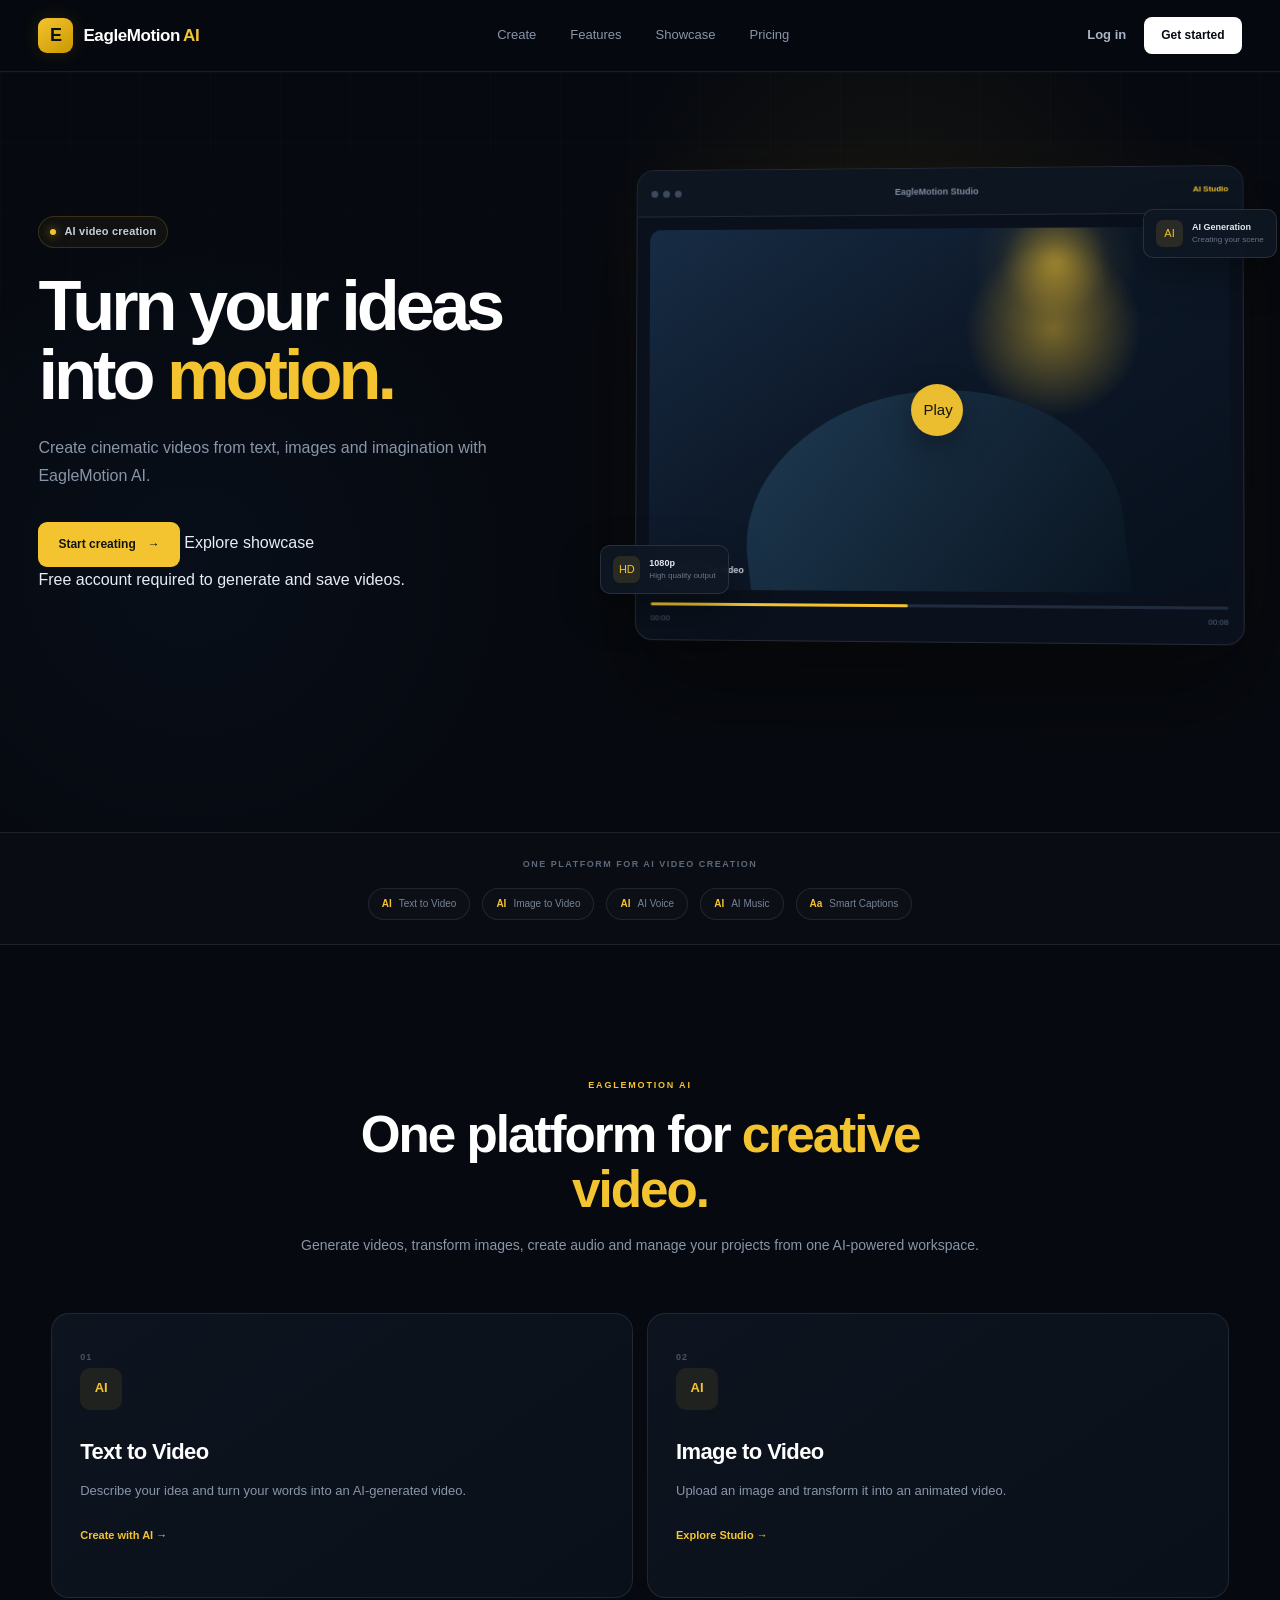
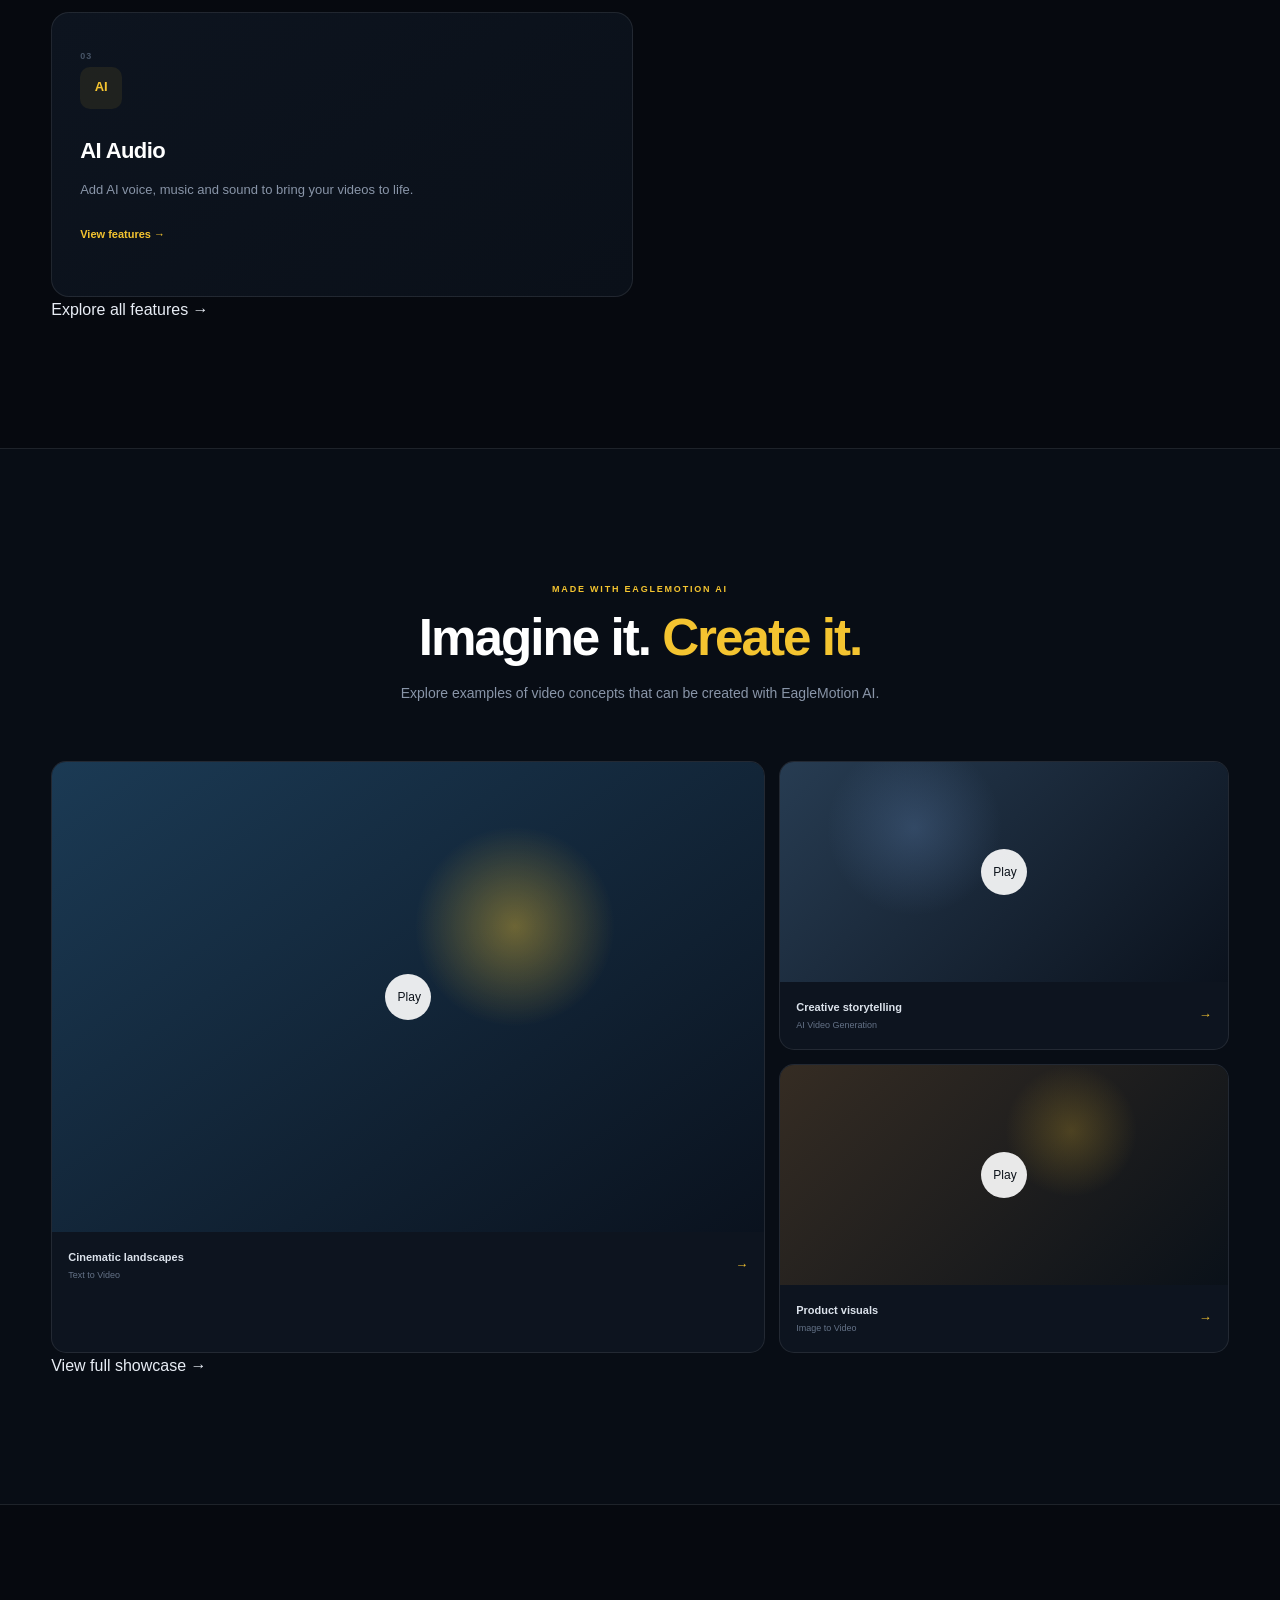
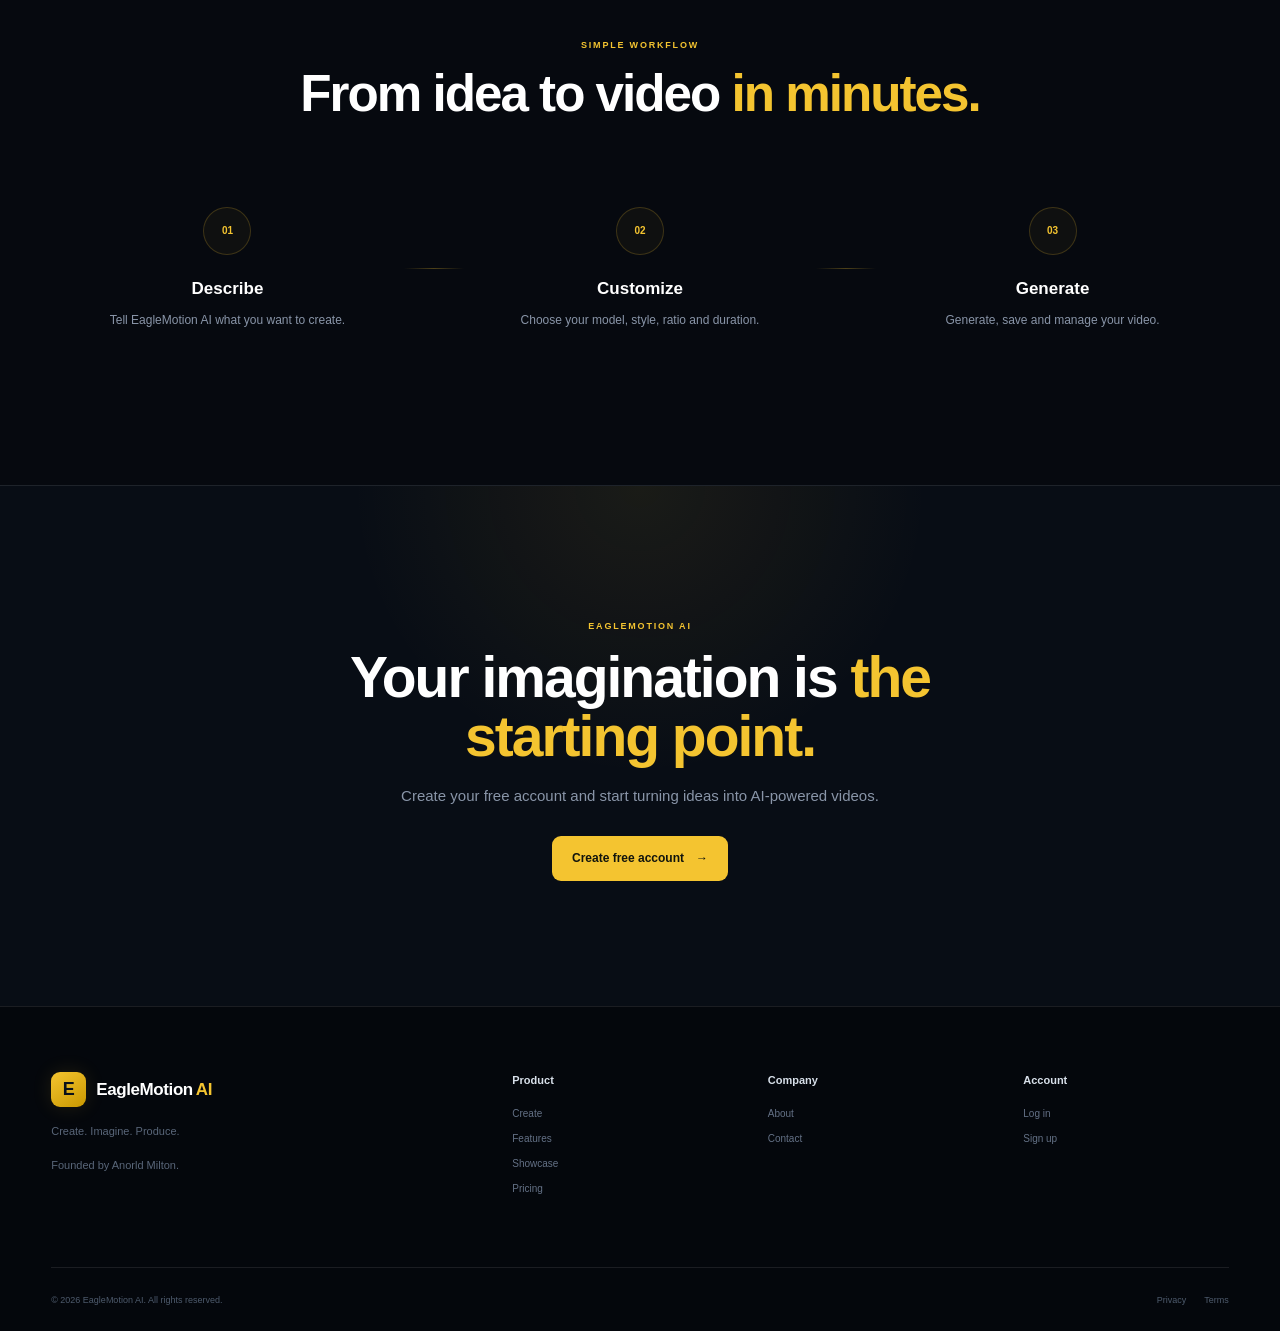
<file: frontend/index.html>
﻿<!DOCTYPE html>
<html lang="en">
<head>
    <meta charset="UTF-8">
    <meta name="viewport" content="width=device-width, initial-scale=1.0">

    <title>EagleMotion AI â€” Create Videos With AI</title>

    <meta
        name="description"
        content="EagleMotion AI transforms text, images and ideas into AI-generated videos."
    >

    <link rel="stylesheet" href="CSS/style.css">
    <link rel="icon" type="image/svg+xml" href="eaglemotion-favicon.svg">
</head>

<body>

    <!-- =====================================================
         NAVIGATION
    ====================================================== -->

    <header class="site-header">
        <div class="nav-container">

            <a href="index.html" class="brand">
                <div class="brand-icon">E</div>

                <div class="brand-name">
                    EagleMotion<span>AI</span>
                </div>
            </a>

            <nav class="main-nav">
                <a href="#" onclick="openStudio(); return false;">Create</a>
                <a href="features.html">Features</a>
                <a href="showcase.html">Showcase</a>
                <a href="pricing.html">Pricing</a>
            </nav>

            <div class="nav-actions">
                <a href="login.html" class="login-button">
                    Log in
                </a>

                <a href="register.html" class="signup-button">
                    Get started
                </a>
            </div>

        </div>
    </header>

    <!-- =====================================================
         MAIN CONTENT
    ====================================================== -->

    <main>

        <!-- =================================================
             HERO
        ================================================== -->

        <section class="hero">

            <div class="hero-container">

                <div class="hero-content">

                    <div class="hero-badge">
                        <span class="status-dot"></span>
                        AI video creation
                    </div>

                    <h1>
                        Turn your ideas into
                        <span class="gold-text">
                            motion.
                        </span>
                    </h1>

                    <p class="hero-description">
                        Create cinematic videos from text, images and
                        imagination with EagleMotion AI.
                    </p>

                    <div class="hero-actions">

                        <a
                            href="#" onclick="openStudio(); return false;"
                            class="cta-button"
                        >
                            Start creating
                            <span>→</span>
                        </a>

                        <a
                            href="showcase.html"
                            class="secondary-button"
                        >
                            Explore showcase
                        </a>

                    </div>

                    <p class="hero-note">
                        Free account required to generate and save videos.
                    </p>

                </div>

                <!-- HERO VIDEO PREVIEW -->

                <div class="hero-preview">

                    <div class="preview-window">

                        <div class="preview-header">

                            <div class="window-dots">
                                <span></span>
                                <span></span>
                                <span></span>
                            </div>

                            <div class="preview-title">
                                EagleMotion Studio
                            </div>

                            <div class="preview-status">
                                AI Studio
                            </div>

                        </div>

                        <div class="preview-content">

                            <div class="preview-image">

                                <div class="preview-overlay">

                                    <div class="preview-play">
                                        Play
                                    </div>

                                    <div class="preview-caption">
                                        AI Generated Video
                                    </div>

                                </div>

                            </div>

                        </div>

                        <div class="preview-controls">

                            <div class="timeline">
                                <span class="timeline-progress"></span>
                            </div>

                            <div class="control-row">
                                <span>00:00</span>
                                <span>00:08</span>
                            </div>

                        </div>

                    </div>

                    <div class="floating-card floating-top">

                        <span class="floating-icon">
                            AI
                        </span>

                        <div>
                            <strong>
                                AI Generation
                            </strong>

                            <small>
                                Creating your scene
                            </small>
                        </div>

                    </div>

                    <div class="floating-card floating-bottom">

                        <span class="floating-icon">
                            HD
                        </span>

                        <div>
                            <strong>
                                1080p
                            </strong>

                            <small>
                                High quality output
                            </small>
                        </div>

                    </div>

                </div>

            </div>

        </section>

        <!-- =====================================================
             CAPABILITIES
        ====================================================== -->

        <section class="capabilities">

            <div class="container">

                <p class="capabilities-label">
                    ONE PLATFORM FOR AI VIDEO CREATION
                </p>

                <div class="capabilities-grid">

                    <div class="capability">
                        <span>AI</span>
                        Text to Video
                    </div>

                    <div class="capability">
                        <span>AI</span>
                        Image to Video
                    </div>

                    <div class="capability">
                        <span>AI</span>
                        AI Voice
                    </div>

                    <div class="capability">
                        <span>AI</span>
                        AI Music
                    </div>

                    <div class="capability">
                        <span>Aa</span>
                        Smart Captions
                    </div>

                </div>

            </div>

        </section>

        <!-- =====================================================
             PRODUCT INTRODUCTION
        ====================================================== -->

        <section class="features-section">

            <div class="container">

                <div class="section-header">

                    <span class="section-eyebrow">
                        EAGLEMOTION AI
                    </span>

                    <h2>
                        One platform for
                        <span class="gold-text">
                            creative video.
                        </span>
                    </h2>

                    <p>
                        Generate videos, transform images, create audio
                        and manage your projects from one AI-powered
                        workspace.
                    </p>

                </div>

                <div class="feature-grid">

                    <!-- TEXT TO VIDEO -->

                    <article class="feature-card">

                        <span class="feature-number">
                            01
                        </span>

                        <div class="feature-icon">
                            AI
                        </div>

                        <h3>
                            Text to Video
                        </h3>

                        <p>
                            Describe your idea and turn your words into
                            an AI-generated video.
                        </p>

                        <a href="#" onclick="openStudio(); return false;">
                            Create with AI →
                        </a>

                    </article>

                    <!-- IMAGE TO VIDEO -->

                    <article class="feature-card">

                        <span class="feature-number">
                            02
                        </span>

                        <div class="feature-icon">
                            AI
                        </div>

                        <h3>
                            Image to Video
                        </h3>

                        <p>
                            Upload an image and transform it into
                            an animated video.
                        </p>

                        <a href="#" onclick="openStudio(); return false;">
                            Explore Studio →
                        </a>

                    </article>

                    <!-- AI AUDIO -->

                    <article class="feature-card">

                        <span class="feature-number">
                            03
                        </span>

                        <div class="feature-icon">
                            AI
                        </div>

                        <h3>
                            AI Audio
                        </h3>

                        <p>
                            Add AI voice, music and sound to bring
                            your videos to life.
                        </p>

                        <a href="features.html">
                            View features →
                        </a>

                    </article>

                </div>

                <div class="section-action">

                    <a
                        href="features.html"
                        class="secondary-button"
                    >
                        Explore all features →
                    </a>

                </div>

            </div>

        </section>

        <!-- =====================================================
             SHOWCASE
        ====================================================== -->

        <section class="showcase-section">

            <div class="container">

                <div class="section-header">

                    <span class="section-eyebrow">
                        MADE WITH EAGLEMOTION AI
                    </span>

                    <h2>
                        Imagine it.
                        <span class="gold-text">
                            Create it.
                        </span>
                    </h2>

                    <p>
                        Explore examples of video concepts that can
                        be created with EagleMotion AI.
                    </p>

                </div>

                <div class="showcase-grid">

                    <!-- SHOWCASE 1 -->

                    <div class="showcase-card showcase-large">

                        <div class="showcase-image">
                            <span>
                                Play
                            </span>
                        </div>

                        <div class="showcase-info">

                            <div>
                                <strong>
                                    Cinematic landscapes
                                </strong>

                                <small>
                                    Text to Video
                                </small>
                            </div>

                            <span>
                                →
                            </span>

                        </div>

                    </div>

                    <!-- SHOWCASE 2 -->

                    <div class="showcase-card">

                        <div class="showcase-image showcase-image-two">
                            <span>
                                Play
                            </span>
                        </div>

                        <div class="showcase-info">

                            <div>
                                <strong>
                                    Creative storytelling
                                </strong>

                                <small>
                                    AI Video Generation
                                </small>
                            </div>

                            <span>
                                →
                            </span>

                        </div>

                    </div>

                    <!-- SHOWCASE 3 -->

                    <div class="showcase-card">

                        <div class="showcase-image showcase-image-three">
                            <span>
                                Play
                            </span>
                        </div>

                        <div class="showcase-info">

                            <div>
                                <strong>
                                    Product visuals
                                </strong>

                                <small>
                                    Image to Video
                                </small>
                            </div>

                            <span>
                                →
                            </span>

                        </div>

                    </div>

                </div>

                <div class="section-action">

                    <a
                        href="showcase.html"
                        class="secondary-button"
                    >
                        View full showcase →
                    </a>

                </div>

            </div>

        </section>

        <!-- =====================================================
             HOW IT WORKS
        ====================================================== -->

        <section class="workflow-section">

            <div class="container">

                <div class="section-header">

                    <span class="section-eyebrow">
                        SIMPLE WORKFLOW
                    </span>

                    <h2>
                        From idea to video
                        <span class="gold-text">
                            in minutes.
                        </span>
                    </h2>

                </div>

                <div class="workflow">

                    <div class="workflow-step">

                        <div class="workflow-number">
                            01
                        </div>

                        <h3>
                            Describe
                        </h3>

                        <p>
                            Tell EagleMotion AI what you want to create.
                        </p>

                    </div>

                    <div class="workflow-line"></div>

                    <div class="workflow-step">

                        <div class="workflow-number">
                            02
                        </div>

                        <h3>
                            Customize
                        </h3>

                        <p>
                            Choose your model, style, ratio and duration.
                        </p>

                    </div>

                    <div class="workflow-line"></div>

                    <div class="workflow-step">

                        <div class="workflow-number">
                            03
                        </div>

                        <h3>
                            Generate
                        </h3>

                        <p>
                            Generate, save and manage your video.
                        </p>

                    </div>

                </div>

            </div>

        </section>

        <!-- =====================================================
             FINAL CTA
        ====================================================== -->

        <section class="final-cta">

            <div class="container">

                <div class="cta-content">

                    <span class="section-eyebrow">
                        EAGLEMOTION AI
                    </span>

                    <h2>
                        Your imagination is
                        <span class="gold-text">
                            the starting point.
                        </span>
                    </h2>

                    <p>
                        Create your free account and start turning
                        ideas into AI-powered videos.
                    </p>

                    <a
                        href="register.html"
                        class="cta-button"
                    >
                        Create free account
                        <span>→</span>
                    </a>

                </div>

            </div>

        </section>

    </main>

    <!-- =====================================================
         FOOTER
    ====================================================== -->

    <footer class="site-footer">

        <div class="container footer-main">

            <!-- BRAND -->

            <div class="footer-brand">

                <a
                    href="index.html"
                    class="brand"
                >

                    <div class="brand-icon">
                        E
                    </div>

                    <div class="brand-name">
                        EagleMotion<span>AI</span>
                    </div>

                </a>

                <p>
                    Create. Imagine. Produce.
                </p>

                <p class="founder-credit">
                    Founded by Anorld Milton.
                </p>

            </div>

            <!-- PRODUCT -->

            <div class="footer-column">

                <h4>
                    Product
                </h4>

                <a href="#" onclick="openStudio(); return false;">
                    Create
                </a>

                <a href="features.html">
                    Features
                </a>

                <a href="showcase.html">
                    Showcase
                </a>

                <a href="pricing.html">
                    Pricing
                </a>

            </div>

            <!-- COMPANY -->

            <div class="footer-column">

                <h4>
                    Company
                </h4>

                <a href="about.html">
                    About
                </a>

                <a href="contact.html">
                    Contact
                </a>

            </div>

            <!-- ACCOUNT -->

            <div class="footer-column">

                <h4>
                    Account
                </h4>

                <a href="login.html">
                    Log in
                </a>

                <a href="register.html">
                    Sign up
                </a>

            </div>

        </div>

        <!-- FOOTER BOTTOM -->

        <div class="container footer-bottom">

            <p>
                © 2026 EagleMotion AI. All rights reserved.
            </p>

            <div>

                <a href="privacy.html">
                    Privacy
                </a>

                <a href="terms.html">
                    Terms
                </a>

            </div>

        </div>

    </footer>

    <!-- =====================================================
         JAVASCRIPT
    ====================================================== -->

    <script src="js/app.js"></script>


<script>
function openStudio() {
    if (window.EagleMotionAuth && EagleMotionAuth.isLoggedIn()) {
        window.location.href = "studio.html";
    } else {
        window.location.href = "login.html?redirect=studio.html";
    }
}
</script>
</body>
</html>
</file>
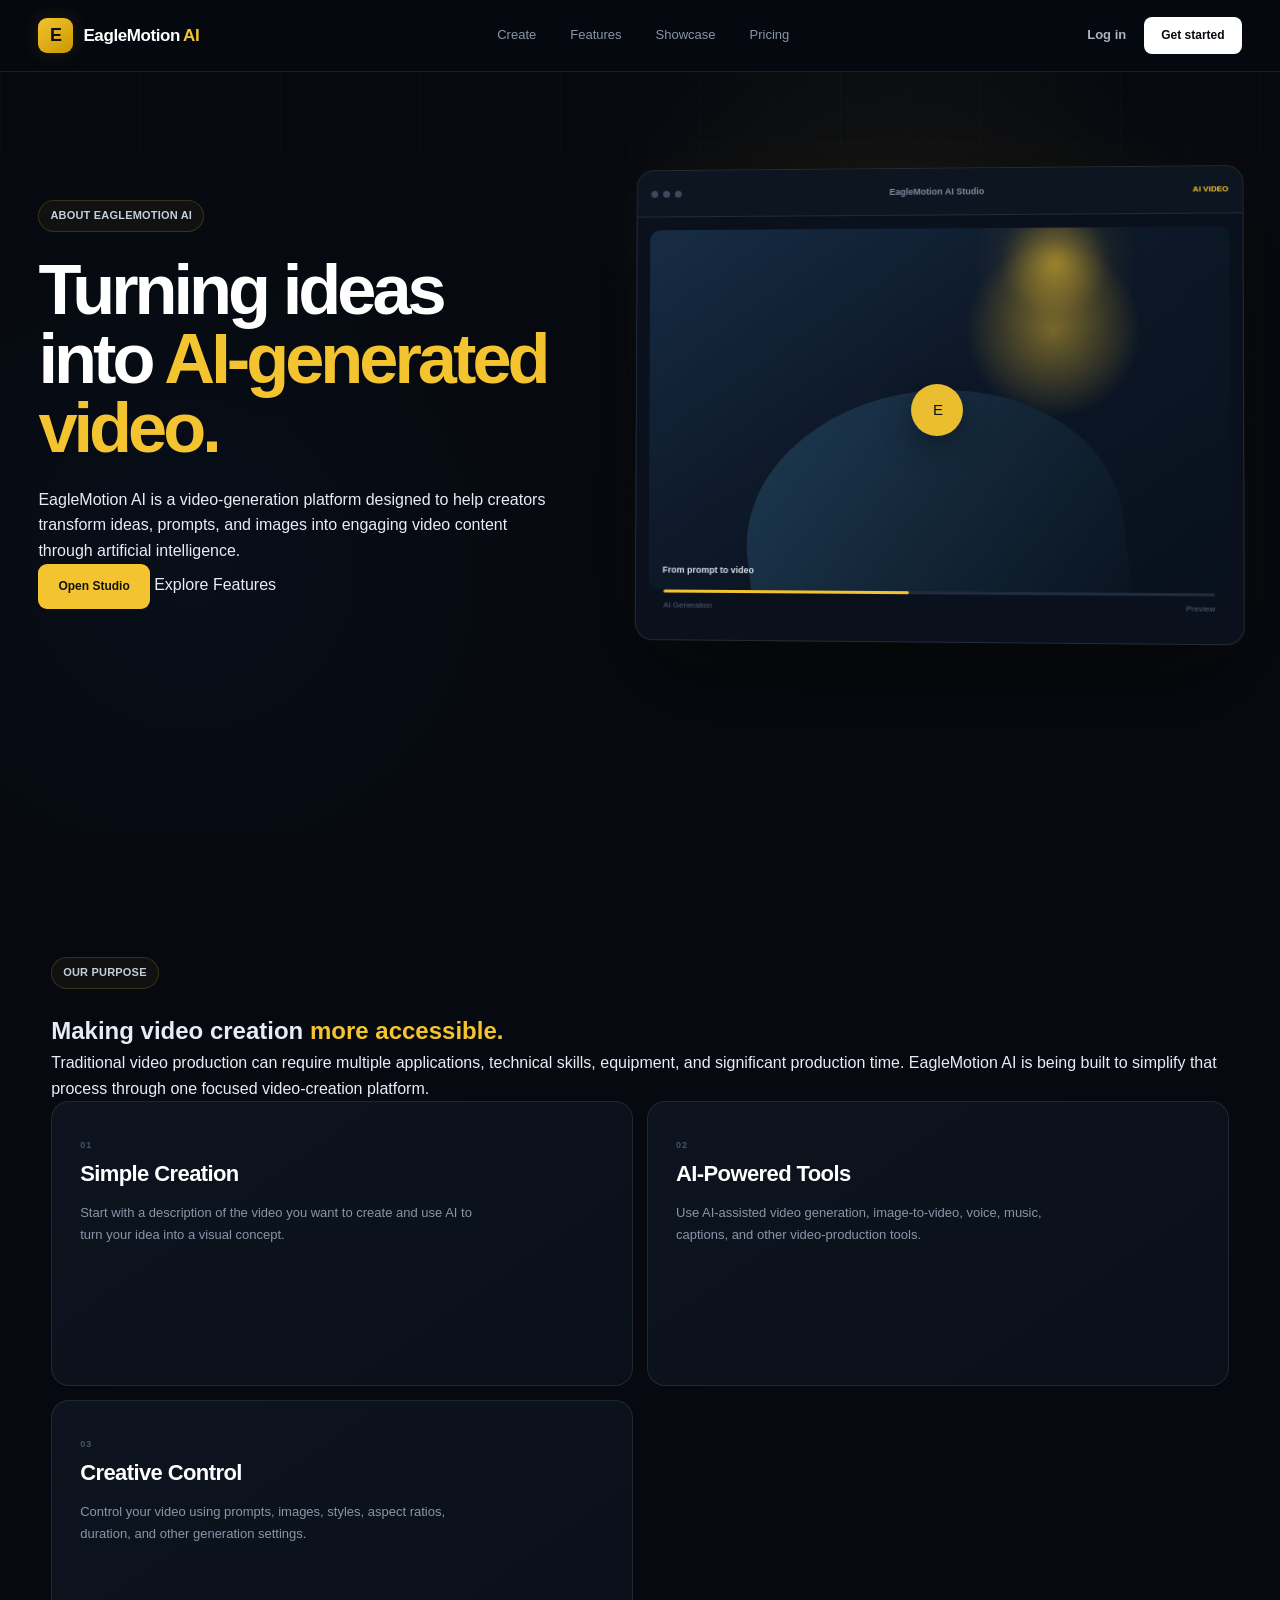
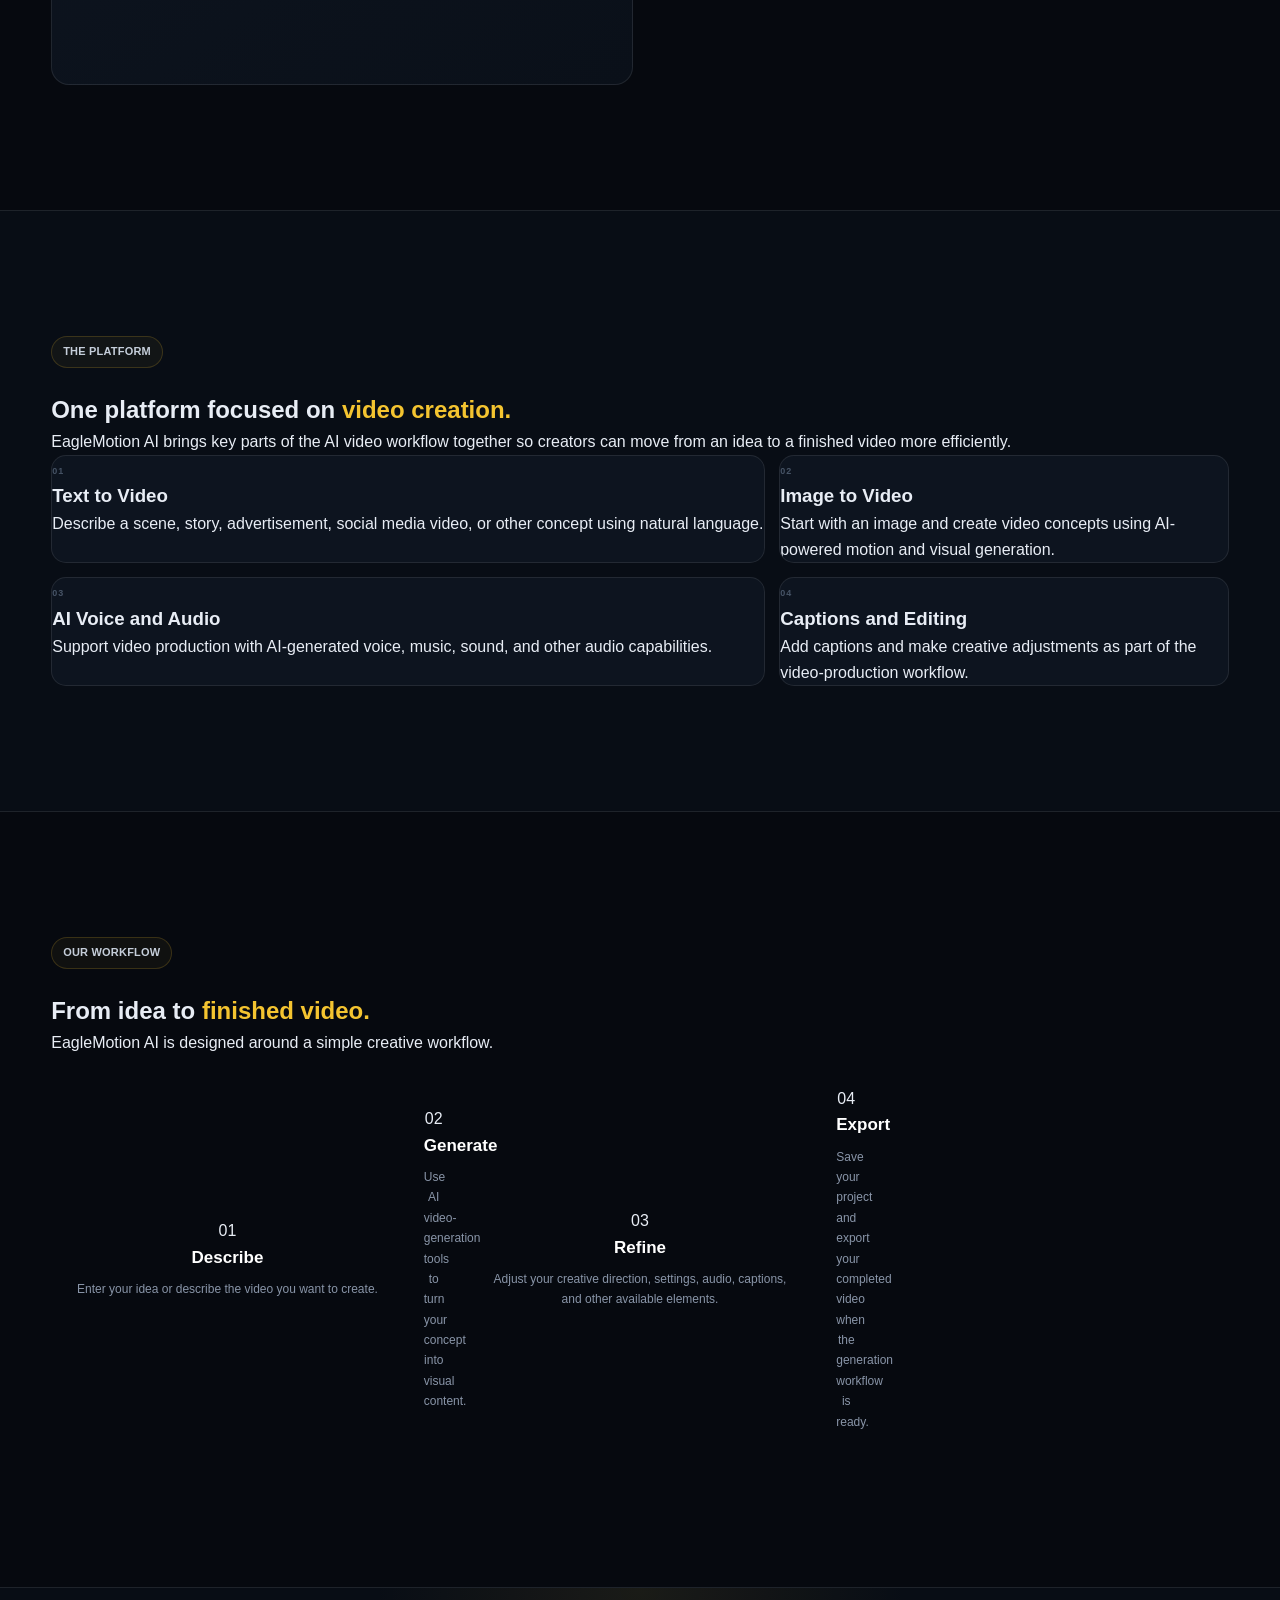
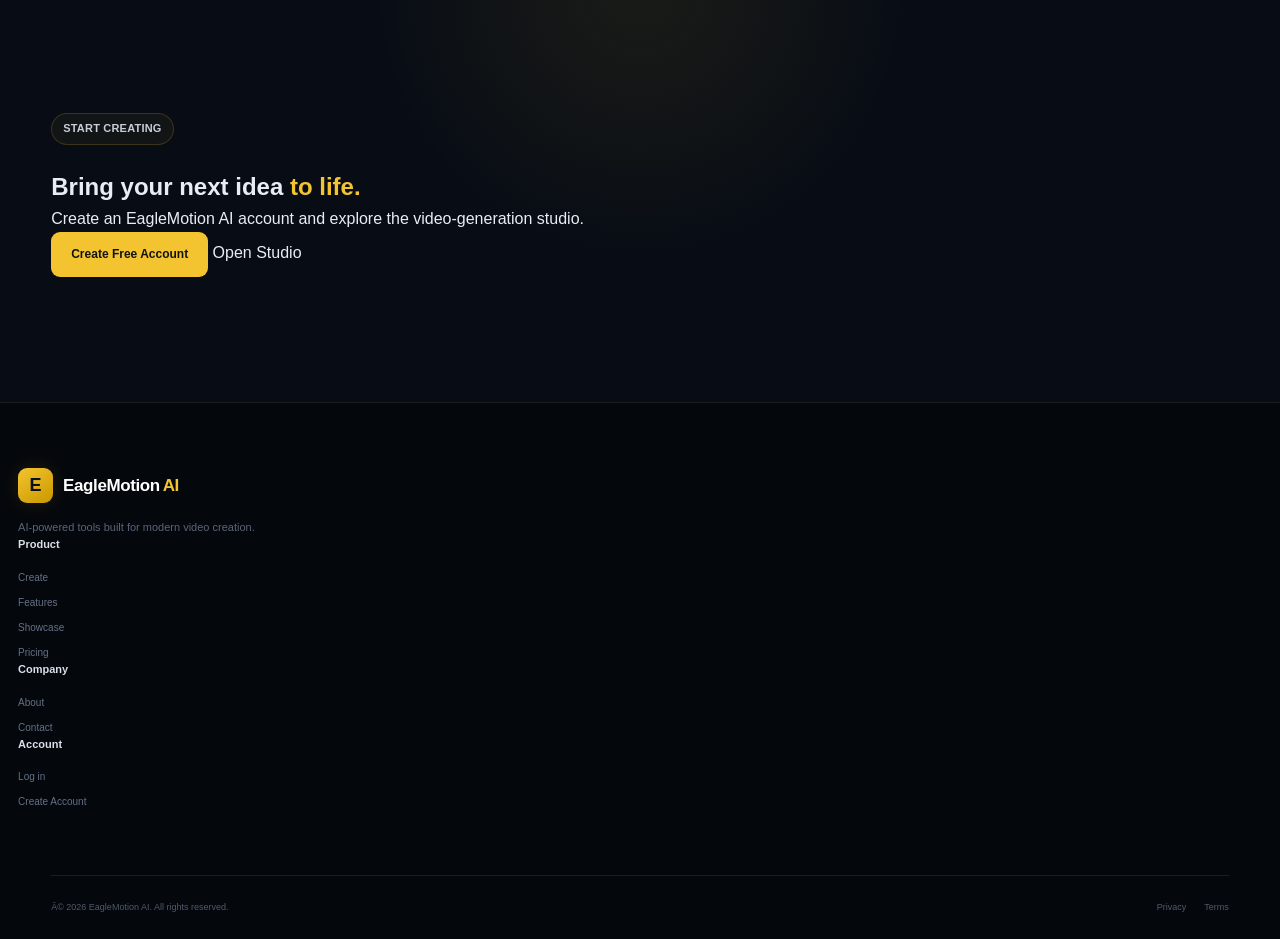
<file: frontend/about.html>
﻿<!DOCTYPE html>
<html lang="en">
<head>
    <meta charset="UTF-8">
    <meta name="viewport" content="width=device-width, initial-scale=1.0">

    <title>About | EagleMotion AI</title>

    <meta
        name="description"
        content="Learn about EagleMotion AI, an AI-powered platform built to make video creation faster, simpler, and more accessible."
    >

    <link rel="stylesheet" href="CSS/style.css">
    <link rel="icon" type="image/svg+xml" href="eaglemotion-favicon.svg">
</head>

<body>

<header class="site-header">
    <div class="nav-container">

        <a href="index.html" class="brand">
            <div class="brand-icon">E</div>
            <div class="brand-name">
                EagleMotion<span>AI</span>
            </div>
        </a>

        <nav class="main-nav">
            <a href="studio.html">Create</a>
            <a href="features.html">Features</a>
            <a href="showcase.html">Showcase</a>
            <a href="pricing.html">Pricing</a>
        </nav>

        <div class="nav-actions">
            <a href="login.html" class="login-button">Log in</a>
            <a href="register.html" class="signup-button">Get started</a>
        </div>

    </div>
</header>


<main>

    <!-- HERO -->
    <section class="hero">

        <div class="hero-container">

            <div class="hero-content">

                <div class="hero-badge">
                    ABOUT EAGLEMOTION AI
                </div>

                <h1>
                    Turning ideas into
                    <span class="gold-text">AI-generated video.</span>
                </h1>

                <p>
                    EagleMotion AI is a video-generation platform designed
                    to help creators transform ideas, prompts, and images
                    into engaging video content through artificial intelligence.
                </p>

                <div class="hero-actions">

                    <a href="studio.html" class="cta-button">
                        Open Studio
                    </a>

                    <a href="features.html" class="secondary-button">
                        Explore Features
                    </a>

                </div>

            </div>


            <div class="hero-visual">

                <div class="preview-window">

                    <div class="preview-header">

                        <div class="window-dots">
                            <span></span>
                            <span></span>
                            <span></span>
                        </div>

                        <span class="preview-title">
                            EagleMotion AI Studio
                        </span>

                        <span class="preview-status">
                            AI VIDEO
                        </span>

                    </div>

                    <div class="preview-content">

                        <div class="preview-image">

                            <div class="preview-overlay">

                                <div class="preview-play">
                                    E
                                </div>

                                <div class="preview-caption">
                                    From prompt to video
                                </div>

                            </div>

                        </div>

                        <div class="preview-controls">

                            <div class="timeline">
                                <div class="timeline-progress"></div>
                            </div>

                            <div class="control-row">
                                <span>AI Generation</span>
                                <span>Preview</span>
                            </div>

                        </div>

                    </div>

                </div>

            </div>

        </div>

    </section>


    <!-- PURPOSE -->
    <section class="features-section">

        <div class="container">

            <div class="section-heading">

                <div class="hero-badge">
                    OUR PURPOSE
                </div>

                <h2>
                    Making video creation
                    <span class="gold-text">more accessible.</span>
                </h2>

                <p>
                    Traditional video production can require multiple
                    applications, technical skills, equipment, and significant
                    production time. EagleMotion AI is being built to simplify
                    that process through one focused video-creation platform.
                </p>

            </div>


            <div class="feature-grid">

                <article class="feature-card">

                    <span class="feature-number">
                        01
                    </span>

                    <h3>
                        Simple Creation
                    </h3>

                    <p>
                        Start with a description of the video you want to
                        create and use AI to turn your idea into a visual concept.
                    </p>

                </article>


                <article class="feature-card">

                    <span class="feature-number">
                        02
                    </span>

                    <h3>
                        AI-Powered Tools
                    </h3>

                    <p>
                        Use AI-assisted video generation, image-to-video,
                        voice, music, captions, and other video-production tools.
                    </p>

                </article>


                <article class="feature-card">

                    <span class="feature-number">
                        03
                    </span>

                    <h3>
                        Creative Control
                    </h3>

                    <p>
                        Control your video using prompts, images, styles,
                        aspect ratios, duration, and other generation settings.
                    </p>

                </article>

            </div>

        </div>

    </section>


    <!-- WHAT WE BUILD -->
    <section class="showcase-section">

        <div class="container">

            <div class="section-heading">

                <div class="hero-badge">
                    THE PLATFORM
                </div>

                <h2>
                    One platform focused on
                    <span class="gold-text">video creation.</span>
                </h2>

                <p>
                    EagleMotion AI brings key parts of the AI video workflow
                    together so creators can move from an idea to a finished
                    video more efficiently.
                </p>

            </div>


            <div class="showcase-grid">

                <article class="showcase-card">

                    <div class="showcase-card-content">

                        <span class="feature-number">
                            01
                        </span>

                        <h3>
                            Text to Video
                        </h3>

                        <p>
                            Describe a scene, story, advertisement, social
                            media video, or other concept using natural language.
                        </p>

                    </div>

                </article>


                <article class="showcase-card">

                    <div class="showcase-card-content">

                        <span class="feature-number">
                            02
                        </span>

                        <h3>
                            Image to Video
                        </h3>

                        <p>
                            Start with an image and create video concepts
                            using AI-powered motion and visual generation.
                        </p>

                    </div>

                </article>


                <article class="showcase-card">

                    <div class="showcase-card-content">

                        <span class="feature-number">
                            03
                        </span>

                        <h3>
                            AI Voice and Audio
                        </h3>

                        <p>
                            Support video production with AI-generated voice,
                            music, sound, and other audio capabilities.
                        </p>

                    </div>

                </article>


                <article class="showcase-card">

                    <div class="showcase-card-content">

                        <span class="feature-number">
                            04
                        </span>

                        <h3>
                            Captions and Editing
                        </h3>

                        <p>
                            Add captions and make creative adjustments as part
                            of the video-production workflow.
                        </p>

                    </div>

                </article>

            </div>

        </div>

    </section>


    <!-- WORKFLOW -->
    <section class="workflow-section">

        <div class="container">

            <div class="section-heading">

                <div class="hero-badge">
                    OUR WORKFLOW
                </div>

                <h2>
                    From idea to
                    <span class="gold-text">finished video.</span>
                </h2>

                <p>
                    EagleMotion AI is designed around a simple creative workflow.
                </p>

            </div>


            <div class="workflow">

                <div class="workflow-step">

                    <span>01</span>

                    <h3>
                        Describe
                    </h3>

                    <p>
                        Enter your idea or describe the video you want to create.
                    </p>

                </div>


                <div class="workflow-step">

                    <span>02</span>

                    <h3>
                        Generate
                    </h3>

                    <p>
                        Use AI video-generation tools to turn your concept
                        into visual content.
                    </p>

                </div>


                <div class="workflow-step">

                    <span>03</span>

                    <h3>
                        Refine
                    </h3>

                    <p>
                        Adjust your creative direction, settings, audio,
                        captions, and other available elements.
                    </p>

                </div>


                <div class="workflow-step">

                    <span>04</span>

                    <h3>
                        Export
                    </h3>

                    <p>
                        Save your project and export your completed video
                        when the generation workflow is ready.
                    </p>

                </div>

            </div>

        </div>

    </section>


    <!-- CTA -->
    <section class="final-cta">

        <div class="container">

            <div class="cta-box">

                <div class="hero-badge">
                    START CREATING
                </div>

                <h2>
                    Bring your next idea
                    <span class="gold-text">to life.</span>
                </h2>

                <p>
                    Create an EagleMotion AI account and explore the
                    video-generation studio.
                </p>

                <div class="hero-actions">

                    <a href="register.html" class="cta-button">
                        Create Free Account
                    </a>

                    <a href="studio.html" class="secondary-button">
                        Open Studio
                    </a>

                </div>

            </div>

        </div>

    </section>

</main>


<footer class="site-footer">

    <div class="footer-main">

        <div class="container footer-grid">

            <div class="footer-brand">

                <a href="index.html" class="brand">

                    <div class="brand-icon">
                        E
                    </div>

                    <div class="brand-name">
                        EagleMotion<span>AI</span>
                    </div>

                </a>

                <p>
                    AI-powered tools built for modern video creation.
                </p>

            </div>


            <div class="footer-column">

                <h4>
                    Product
                </h4>

                <a href="studio.html">
                    Create
                </a>

                <a href="features.html">
                    Features
                </a>

                <a href="showcase.html">
                    Showcase
                </a>

                <a href="pricing.html">
                    Pricing
                </a>

            </div>


            <div class="footer-column">

                <h4>
                    Company
                </h4>

                <a href="about.html">
                    About
                </a>

                <a href="contact.html">
                    Contact
                </a>

            </div>


            <div class="footer-column">

                <h4>
                    Account
                </h4>

                <a href="login.html">
                    Log in
                </a>

                <a href="register.html">
                    Create Account
                </a>

            </div>

        </div>

    </div>


    <div class="container footer-bottom">

        <p>
            Â© 2026 EagleMotion AI. All rights reserved.
        </p>

        <div class="footer-legal">

            <a href="privacy.html">
                Privacy
            </a>

            <a href="terms.html">
                Terms
            </a>

        </div>

    </div>

</footer>


<script src="js/app.js"></script>

</body>
</html>
</file>
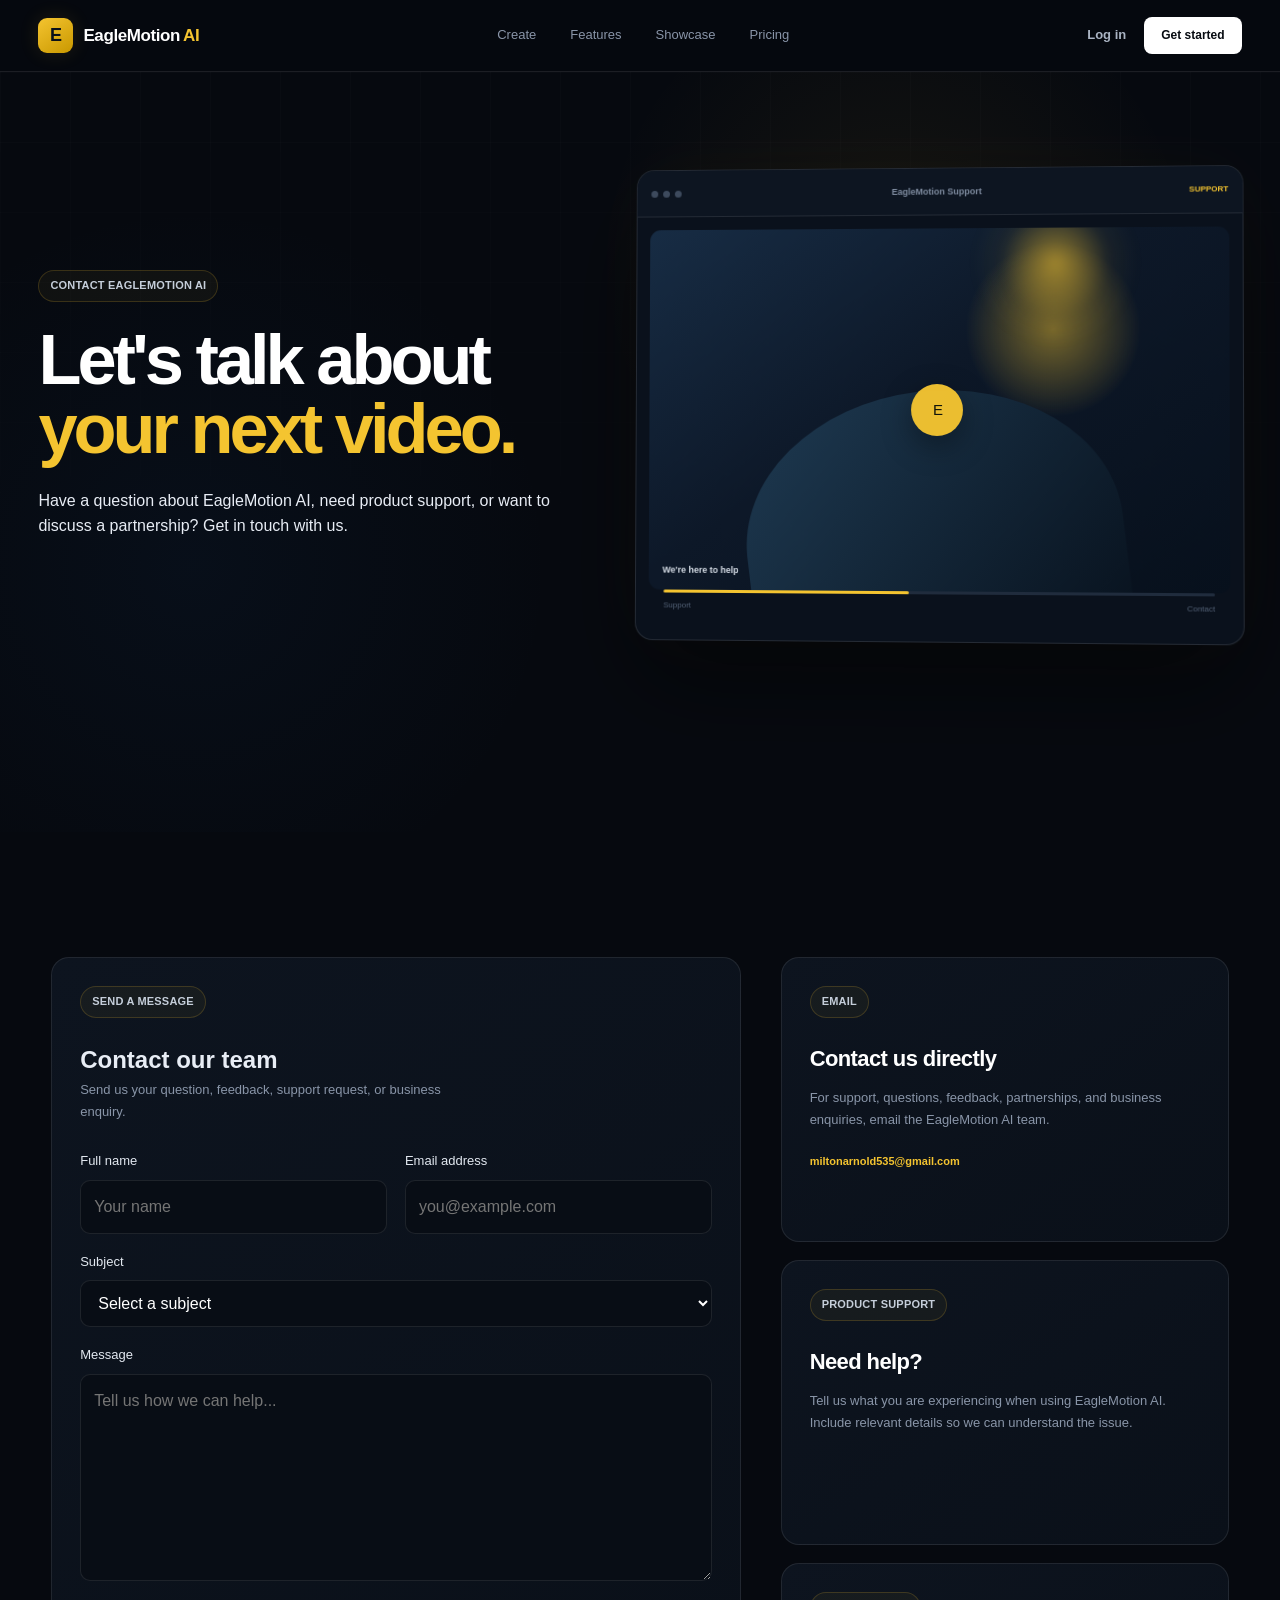
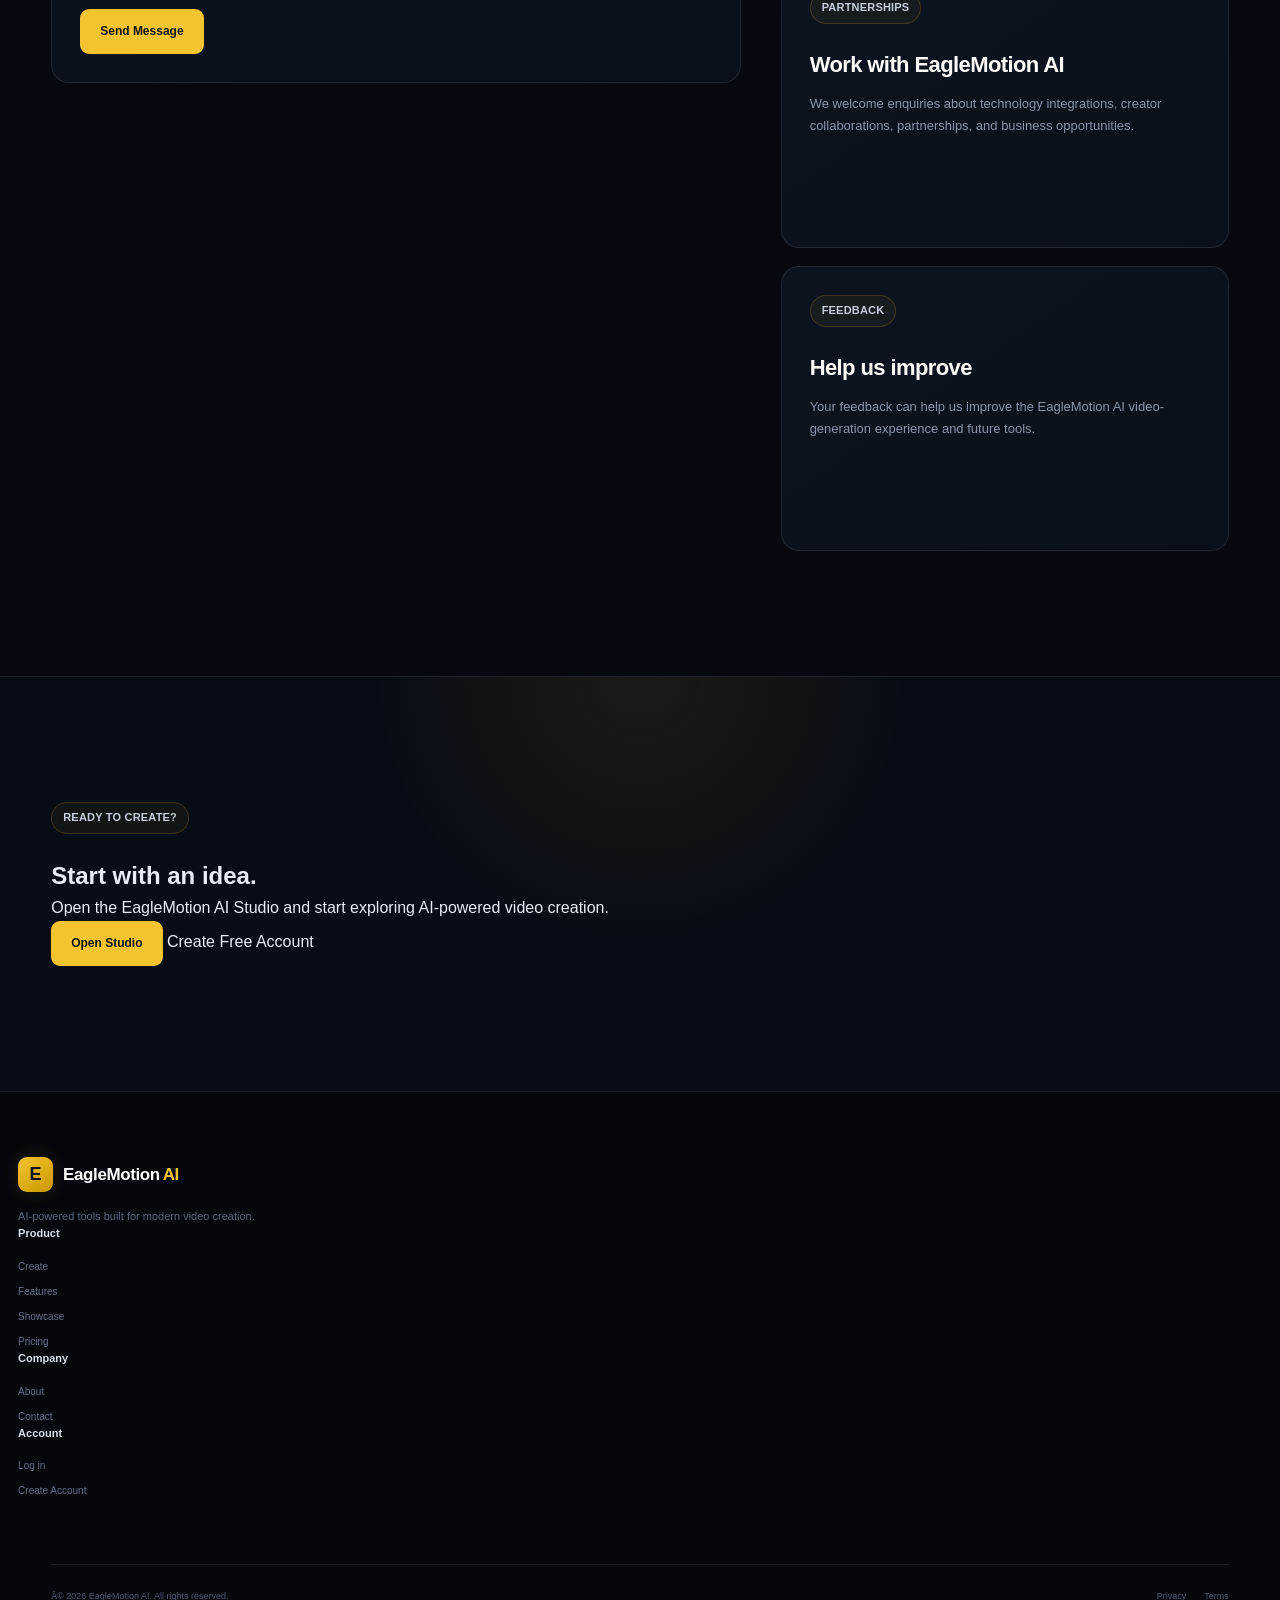
<file: frontend/contact.html>
﻿<!DOCTYPE html>
<html lang="en">
<head>
    <meta charset="UTF-8">
    <meta name="viewport" content="width=device-width, initial-scale=1.0">

    <title>Contact | EagleMotion AI</title>

    <meta
        name="description"
        content="Contact EagleMotion AI for product support, feedback, partnerships, and business enquiries."
    >

    <link rel="stylesheet" href="CSS/style.css">
    <link rel="icon" type="image/svg+xml" href="eaglemotion-favicon.svg">
</head>

<body>

<header class="site-header">
    <div class="nav-container">

        <a href="index.html" class="brand">
            <div class="brand-icon">E</div>

            <div class="brand-name">
                EagleMotion<span>AI</span>
            </div>
        </a>

        <nav class="main-nav">
            <a href="studio.html">Create</a>
            <a href="features.html">Features</a>
            <a href="showcase.html">Showcase</a>
            <a href="pricing.html">Pricing</a>
        </nav>

        <div class="nav-actions">
            <a href="login.html" class="login-button">
                Log in
            </a>

            <a href="register.html" class="signup-button">
                Get started
            </a>
        </div>

    </div>
</header>


<main>

    <!-- HERO -->
    <section class="hero">

        <div class="hero-container">

            <div class="hero-content">

                <div class="hero-badge">
                    CONTACT EAGLEMOTION AI
                </div>

                <h1>
                    Let's talk about
                    <span class="gold-text">your next video.</span>
                </h1>

                <p>
                    Have a question about EagleMotion AI, need product
                    support, or want to discuss a partnership? Get in touch
                    with us.
                </p>

            </div>


            <div class="hero-visual">

                <div class="preview-window">

                    <div class="preview-header">

                        <div class="window-dots">
                            <span></span>
                            <span></span>
                            <span></span>
                        </div>

                        <span class="preview-title">
                            EagleMotion Support
                        </span>

                        <span class="preview-status">
                            SUPPORT
                        </span>

                    </div>


                    <div class="preview-content">

                        <div class="preview-image">

                            <div class="preview-overlay">

                                <div class="preview-play">
                                    E
                                </div>

                                <div class="preview-caption">
                                    We're here to help
                                </div>

                            </div>

                        </div>


                        <div class="preview-controls">

                            <div class="timeline">
                                <div class="timeline-progress"></div>
                            </div>

                            <div class="control-row">
                                <span>Support</span>
                                <span>Contact</span>
                            </div>

                        </div>

                    </div>

                </div>

            </div>

        </div>

    </section>


    <!-- CONTACT SECTION -->
    <section class="features-section">

        <div class="container">

            <div
                style="
                display:grid;
                grid-template-columns:minmax(0,1fr) minmax(280px,0.65fr);
                gap:40px;
                align-items:start;
                "
            >

                <!-- FORM -->
                <div class="feature-card">

                    <div class="hero-badge">
                        SEND A MESSAGE
                    </div>

                    <h2>
                        Contact our team
                    </h2>

                    <p>
                        Send us your question, feedback, support request,
                        or business enquiry.
                    </p>


                    <form
                        id="contactForm"
                        style="margin-top:28px;"
                    >

                        <div
                            style="
                            display:grid;
                            grid-template-columns:1fr 1fr;
                            gap:18px;
                            "
                        >

                            <div>

                                <label
                                    for="contactName"
                                    style="
                                    display:block;
                                    margin-bottom:8px;
                                    color:#e2e8f0;
                                    font-size:13px;
                                    "
                                >
                                    Full name
                                </label>

                                <input
                                    type="text"
                                    id="contactName"
                                    name="name"
                                    placeholder="Your name"
                                    autocomplete="name"
                                    required
                                    style="
                                    width:100%;
                                    box-sizing:border-box;
                                    padding:13px;
                                    border-radius:10px;
                                    border:1px solid rgba(255,255,255,0.09);
                                    background:#080d15;
                                    color:#fff;
                                    outline:none;
                                    "
                                >

                            </div>


                            <div>

                                <label
                                    for="contactEmail"
                                    style="
                                    display:block;
                                    margin-bottom:8px;
                                    color:#e2e8f0;
                                    font-size:13px;
                                    "
                                >
                                    Email address
                                </label>

                                <input
                                    type="email"
                                    id="contactEmail"
                                    name="email"
                                    placeholder="you@example.com"
                                    autocomplete="email"
                                    required
                                    style="
                                    width:100%;
                                    box-sizing:border-box;
                                    padding:13px;
                                    border-radius:10px;
                                    border:1px solid rgba(255,255,255,0.09);
                                    background:#080d15;
                                    color:#fff;
                                    outline:none;
                                    "
                                >

                            </div>

                        </div>


                        <div style="margin-top:18px;">

                            <label
                                for="contactSubject"
                                style="
                                display:block;
                                margin-bottom:8px;
                                color:#e2e8f0;
                                font-size:13px;
                                "
                            >
                                Subject
                            </label>

                            <select
                                id="contactSubject"
                                name="subject"
                                required
                                style="
                                width:100%;
                                box-sizing:border-box;
                                padding:13px;
                                border-radius:10px;
                                border:1px solid rgba(255,255,255,0.09);
                                background:#080d15;
                                color:#fff;
                                outline:none;
                                "
                            >

                                <option value="">
                                    Select a subject
                                </option>

                                <option value="support">
                                    Product Support
                                </option>

                                <option value="billing">
                                    Billing and Plans
                                </option>

                                <option value="partnership">
                                    Partnership
                                </option>

                                <option value="business">
                                    Business Enquiry
                                </option>

                                <option value="feedback">
                                    Feedback
                                </option>

                                <option value="other">
                                    Other
                                </option>

                            </select>

                        </div>


                        <div style="margin-top:18px;">

                            <label
                                for="contactMessage"
                                style="
                                display:block;
                                margin-bottom:8px;
                                color:#e2e8f0;
                                font-size:13px;
                                "
                            >
                                Message
                            </label>

                            <textarea
                                id="contactMessage"
                                name="message"
                                rows="7"
                                placeholder="Tell us how we can help..."
                                required
                                style="
                                width:100%;
                                box-sizing:border-box;
                                padding:13px;
                                border-radius:10px;
                                border:1px solid rgba(255,255,255,0.09);
                                background:#080d15;
                                color:#fff;
                                outline:none;
                                resize:vertical;
                                font-family:inherit;
                                line-height:1.6;
                                "
                            ></textarea>

                        </div>


                        <button
                            type="submit"
                            class="cta-button"
                            style="
                            margin-top:20px;
                            border:none;
                            cursor:pointer;
                            "
                        >
                            Send Message
                        </button>


                        <div
                            id="contactMessageStatus"
                            style="
                            display:none;
                            margin-top:15px;
                            padding:12px;
                            border-radius:9px;
                            background:rgba(244,196,48,0.07);
                            border:1px solid rgba(244,196,48,0.2);
                            color:#cbd5e1;
                            font-size:13px;
                            "
                        ></div>

                    </form>

                </div>


                <!-- CONTACT INFORMATION -->
                <div>

                    <div class="feature-card">

                        <div class="hero-badge">
                            EMAIL
                        </div>

                        <h3>
                            Contact us directly
                        </h3>

                        <p>
                            For support, questions, feedback, partnerships,
                            and business enquiries, email the EagleMotion AI team.
                        </p>

                        <p style="margin-top:18px;">

                            <a
                                href="mailto:miltonarnold535@gmail.com"
                                style="
                                color:#f4c430;
                                font-weight:600;
                                word-break:break-word;
                                "
                            >
                                miltonarnold535@gmail.com
                            </a>

                        </p>

                    </div>


                    <div
                        class="feature-card"
                        style="margin-top:18px;"
                    >

                        <div class="hero-badge">
                            PRODUCT SUPPORT
                        </div>

                        <h3>
                            Need help?
                        </h3>

                        <p>
                            Tell us what you are experiencing when using
                            EagleMotion AI. Include relevant details so
                            we can understand the issue.
                        </p>

                    </div>


                    <div
                        class="feature-card"
                        style="margin-top:18px;"
                    >

                        <div class="hero-badge">
                            PARTNERSHIPS
                        </div>

                        <h3>
                            Work with EagleMotion AI
                        </h3>

                        <p>
                            We welcome enquiries about technology integrations,
                            creator collaborations, partnerships, and business
                            opportunities.
                        </p>

                    </div>


                    <div
                        class="feature-card"
                        style="margin-top:18px;"
                    >

                        <div class="hero-badge">
                            FEEDBACK
                        </div>

                        <h3>
                            Help us improve
                        </h3>

                        <p>
                            Your feedback can help us improve the EagleMotion AI
                            video-generation experience and future tools.
                        </p>

                    </div>

                </div>

            </div>

        </div>

    </section>


    <!-- CTA -->
    <section class="final-cta">

        <div class="container">

            <div class="cta-box">

                <div class="hero-badge">
                    READY TO CREATE?
                </div>

                <h2>
                    Start with an idea.
                </h2>

                <p>
                    Open the EagleMotion AI Studio and start exploring
                    AI-powered video creation.
                </p>

                <div class="hero-actions">

                    <a
                        href="studio.html"
                        class="cta-button"
                    >
                        Open Studio
                    </a>

                    <a
                        href="register.html"
                        class="secondary-button"
                    >
                        Create Free Account
                    </a>

                </div>

            </div>

        </div>

    </section>

</main>


<!-- FOOTER -->
<footer class="site-footer">

    <div class="footer-main">

        <div class="container footer-grid">

            <div class="footer-brand">

                <a href="index.html" class="brand">

                    <div class="brand-icon">
                        E
                    </div>

                    <div class="brand-name">
                        EagleMotion<span>AI</span>
                    </div>

                </a>

                <p>
                    AI-powered tools built for modern video creation.
                </p>

            </div>


            <div class="footer-column">

                <h4>
                    Product
                </h4>

                <a href="studio.html">
                    Create
                </a>

                <a href="features.html">
                    Features
                </a>

                <a href="showcase.html">
                    Showcase
                </a>

                <a href="pricing.html">
                    Pricing
                </a>

            </div>


            <div class="footer-column">

                <h4>
                    Company
                </h4>

                <a href="about.html">
                    About
                </a>

                <a href="contact.html">
                    Contact
                </a>

            </div>


            <div class="footer-column">

                <h4>
                    Account
                </h4>

                <a href="login.html">
                    Log in
                </a>

                <a href="register.html">
                    Create Account
                </a>

            </div>

        </div>

    </div>


    <div class="container footer-bottom">

        <p>
            Â© 2026 EagleMotion AI. All rights reserved.
        </p>

        <div class="footer-legal">

            <a href="privacy.html">
                Privacy
            </a>

            <a href="terms.html">
                Terms
            </a>

        </div>

    </div>

</footer>


<script src="js/app.js"></script>

<script>

    const contactForm =
        document.getElementById("contactForm");

    const contactStatus =
        document.getElementById("contactMessageStatus");


    contactForm.addEventListener("submit", function(event) {

        event.preventDefault();

        contactStatus.textContent =
            "Thank you. Your message has been prepared. Email us directly at miltonarnold535@gmail.com for immediate contact.";

        contactStatus.style.display = "block";

    });

</script>

</body>
</html>
</file>
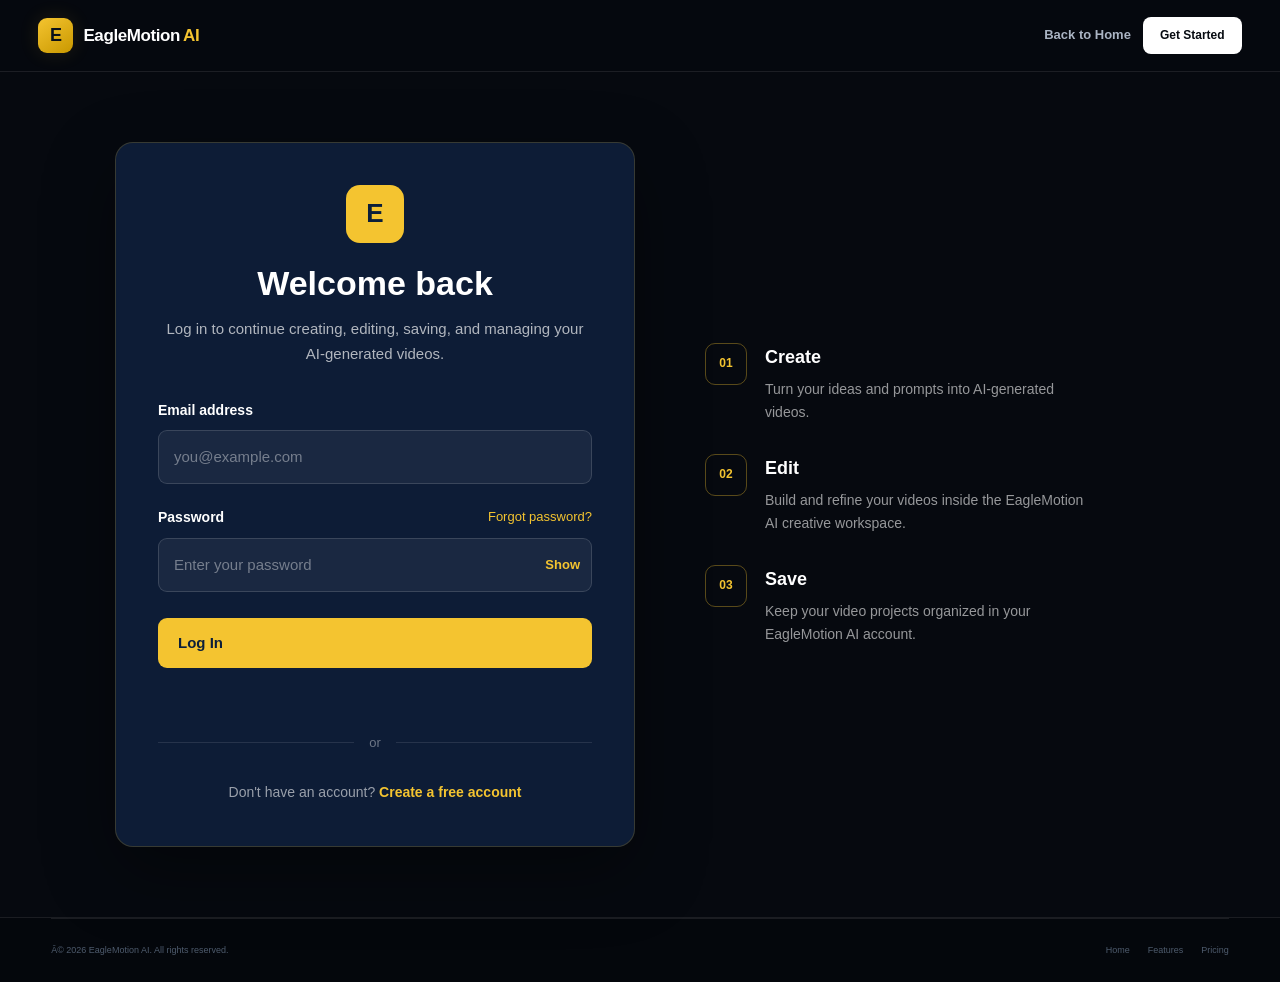
<file: frontend/dashboard.html>
﻿<!DOCTYPE html>
<html lang="en">

<head>

    <meta charset="UTF-8">

    <meta
        name="viewport"
        content="width=device-width, initial-scale=1.0"
    >

    <title>Dashboard | EagleMotion AI</title>

    <meta
        name="description"
        content="Manage your EagleMotion AI videos, projects and AI video creations."
    >

    <link rel="stylesheet" href="CSS/style.css">

    <style>

        /* =====================================================
           DASHBOARD
        ====================================================== */

        .dashboard-page {
            min-height: 100vh;
            background:
                radial-gradient(
                    circle at 80% 10%,
                    rgba(244, 196, 48, 0.08),
                    transparent 28%
                ),
                #06090f;
        }

        .dashboard-layout {
            display: flex;
            min-height: calc(100vh - 72px);
        }

        /* =====================================================
           SIDEBAR
        ====================================================== */

        .dashboard-sidebar {
            width: 250px;
            flex-shrink: 0;
            background: #0a0f18;
            border-right: 1px solid rgba(255, 255, 255, 0.08);
            padding: 28px 16px;
        }

        .sidebar-label {
            color: #64748b;
            font-size: 11px;
            font-weight: 700;
            letter-spacing: 1.5px;
            text-transform: uppercase;
            padding: 0 12px;
            margin: 12px 0 10px;
        }

        .dashboard-nav {
            display: flex;
            flex-direction: column;
            gap: 5px;
        }

        .dashboard-nav a {
            display: flex;
            align-items: center;
            gap: 12px;
            padding: 12px;
            border-radius: 10px;
            color: #94a3b8;
            text-decoration: none;
            font-size: 14px;
            transition: 0.2s ease;
        }

        .dashboard-nav a:hover,
        .dashboard-nav a.active {
            background: rgba(244, 196, 48, 0.10);
            color: #f4c430;
        }

        .nav-icon {
            width: 32px;
            text-align: center;
            font-size: 10px;
            font-weight: 700;
            color: inherit;
        }

        /* =====================================================
           MAIN CONTENT
        ====================================================== */

        .dashboard-main {
            flex: 1;
            padding: 38px;
            max-width: 1500px;
            margin: 0 auto;
            width: 100%;
        }

        .dashboard-heading {
            display: flex;
            justify-content: space-between;
            align-items: center;
            gap: 20px;
            margin-bottom: 30px;
        }

        .dashboard-heading h1 {
            margin: 0 0 7px;
            font-size: 30px;
            color: #ffffff;
        }

        .dashboard-heading p {
            margin: 0;
            color: #94a3b8;
            font-size: 14px;
        }

        .create-button {
            display: inline-flex;
            align-items: center;
            justify-content: center;
            padding: 12px 20px;
            border-radius: 10px;
            background: #f4c430;
            color: #080b11;
            text-decoration: none;
            font-size: 14px;
            font-weight: 700;
            transition: 0.2s ease;
        }

        .create-button:hover {
            transform: translateY(-1px);
            filter: brightness(1.05);
        }

        /* =====================================================
           STATISTICS
        ====================================================== */

        .dashboard-stats {
            display: grid;
            grid-template-columns: repeat(3, 1fr);
            gap: 16px;
            margin-bottom: 28px;
        }

        .stat-card {
            background: #0d1420;
            border: 1px solid rgba(255, 255, 255, 0.08);
            border-radius: 14px;
            padding: 20px;
        }

        .stat-top {
            display: flex;
            justify-content: space-between;
            align-items: center;
            margin-bottom: 14px;
        }

        .stat-label {
            color: #94a3b8;
            font-size: 13px;
        }

        .stat-icon {
            width: 34px;
            height: 34px;
            display: flex;
            align-items: center;
            justify-content: center;
            border-radius: 9px;
            background: rgba(244, 196, 48, 0.10);
            color: #f4c430;
            font-size: 10px;
            font-weight: 700;
        }

        .stat-value {
            color: #ffffff;
            font-size: 25px;
            font-weight: 700;
        }

        .stat-small {
            color: #64748b;
            font-size: 12px;
            margin-top: 4px;
        }

        /* =====================================================
           SECTION TITLES
        ====================================================== */

        .section-title {
            display: flex;
            justify-content: space-between;
            align-items: center;
            margin-bottom: 15px;
        }

        .section-title h2 {
            margin: 0;
            font-size: 18px;
            color: #ffffff;
        }

        .section-title a {
            color: #f4c430;
            font-size: 13px;
            text-decoration: none;
        }

        /* =====================================================
           CREATION CARDS
        ====================================================== */

        .creation-grid {
            display: grid;
            grid-template-columns: repeat(2, 1fr);
            gap: 16px;
            margin-bottom: 32px;
        }

        .creation-card {
            position: relative;
            overflow: hidden;
            min-height: 190px;
            padding: 25px;
            border-radius: 16px;
            border: 1px solid rgba(255, 255, 255, 0.08);
            background:
                linear-gradient(
                    135deg,
                    rgba(244, 196, 48, 0.10),
                    transparent 50%
                ),
                #0d1420;
            text-decoration: none;
            transition: 0.25s ease;
        }

        .creation-card:hover {
            transform: translateY(-3px);
            border-color: rgba(244, 196, 48, 0.35);
        }

        .creation-icon {
            width: 48px;
            height: 48px;
            display: flex;
            align-items: center;
            justify-content: center;
            border-radius: 12px;
            background: rgba(244, 196, 48, 0.12);
            color: #f4c430;
            font-size: 15px;
            font-weight: 800;
            margin-bottom: 20px;
        }

        .creation-card h3 {
            margin: 0 0 8px;
            color: #ffffff;
            font-size: 18px;
        }

        .creation-card p {
            margin: 0;
            color: #94a3b8;
            font-size: 13px;
            line-height: 1.6;
            max-width: 440px;
        }

        .creation-arrow {
            position: absolute;
            right: 22px;
            bottom: 20px;
            color: #f4c430;
            font-size: 13px;
            font-weight: 700;
        }

        /* =====================================================
           DASHBOARD COLUMNS
        ====================================================== */

        .dashboard-columns {
            display: grid;
            grid-template-columns: 1.7fr 1fr;
            gap: 20px;
        }

        .dashboard-panel {
            background: #0d1420;
            border: 1px solid rgba(255, 255, 255, 0.08);
            border-radius: 15px;
            padding: 20px;
        }

        /* =====================================================
           EMPTY VIDEOS
        ====================================================== */

        .empty-videos {
            min-height: 220px;
            display: flex;
            flex-direction: column;
            justify-content: center;
            align-items: center;
            text-align: center;
            padding: 30px;
        }

        .empty-icon {
            width: 55px;
            height: 55px;
            display: flex;
            align-items: center;
            justify-content: center;
            border-radius: 14px;
            background: rgba(255, 255, 255, 0.04);
            color: #64748b;
            font-size: 11px;
            font-weight: 700;
            margin-bottom: 15px;
        }

        .empty-videos h3 {
            margin: 0 0 7px;
            color: #ffffff;
            font-size: 16px;
        }

        .empty-videos p {
            margin: 0 0 18px;
            color: #64748b;
            font-size: 13px;
        }

        .small-button {
            display: inline-block;
            padding: 9px 14px;
            border-radius: 8px;
            background: rgba(244, 196, 48, 0.10);
            color: #f4c430;
            text-decoration: none;
            font-size: 12px;
            font-weight: 700;
        }

        /* =====================================================
           PLAN
        ====================================================== */

        .plan-card {
            background:
                linear-gradient(
                    145deg,
                    rgba(244, 196, 48, 0.14),
                    transparent
                ),
                #101925;
            border: 1px solid rgba(244, 196, 48, 0.20);
            border-radius: 13px;
            padding: 20px;
            margin-bottom: 18px;
        }

        .plan-header {
            display: flex;
            justify-content: space-between;
            align-items: center;
            margin-bottom: 14px;
        }

        .plan-name {
            color: #ffffff;
            font-size: 16px;
            font-weight: 700;
        }

        .plan-badge {
            color: #f4c430;
            background: rgba(244, 196, 48, 0.10);
            padding: 5px 8px;
            border-radius: 6px;
            font-size: 10px;
            font-weight: 700;
            text-transform: uppercase;
        }

        .credits-number {
            color: #ffffff;
            font-size: 28px;
            font-weight: 700;
        }

        .credits-label {
            color: #64748b;
            font-size: 12px;
        }

        .progress-bar {
            width: 100%;
            height: 6px;
            background: #1b2635;
            border-radius: 10px;
            overflow: hidden;
            margin: 14px 0;
        }

        .progress-fill {
            width: 0%;
            height: 100%;
            background: #f4c430;
            border-radius: 10px;
        }

        .upgrade-button {
            display: block;
            text-align: center;
            padding: 10px;
            border-radius: 8px;
            background: #f4c430;
            color: #080b11;
            text-decoration: none;
            font-size: 12px;
            font-weight: 700;
            margin-top: 14px;
        }

        /* =====================================================
           QUICK LINKS
        ====================================================== */

        .quick-links {
            display: flex;
            flex-direction: column;
            gap: 7px;
        }

        .quick-link {
            display: flex;
            justify-content: space-between;
            align-items: center;
            padding: 12px;
            border-radius: 9px;
            color: #94a3b8;
            background: rgba(255, 255, 255, 0.025);
            text-decoration: none;
            font-size: 13px;
        }

        .quick-link:hover {
            color: #ffffff;
            background: rgba(255, 255, 255, 0.05);
        }

        .quick-link-arrow {
            color: #f4c430;
            font-weight: 700;
        }

        /* =====================================================
           USER
        ====================================================== */

        .dashboard-user {
            margin-top: 30px;
            padding: 15px 12px;
            border-top: 1px solid rgba(255, 255, 255, 0.08);
        }

        .user-row {
            display: flex;
            align-items: center;
            gap: 10px;
        }

        .user-avatar {
            width: 35px;
            height: 35px;
            border-radius: 50%;
            background: #f4c430;
            color: #080b11;
            display: flex;
            align-items: center;
            justify-content: center;
            font-weight: 800;
            font-size: 13px;
        }

        .user-info {
            min-width: 0;
        }

        .user-info strong {
            display: block;
            color: #ffffff;
            font-size: 12px;
        }

        .user-info span {
            display: block;
            color: #64748b;
            font-size: 11px;
            margin-top: 2px;
            overflow: hidden;
            text-overflow: ellipsis;
            white-space: nowrap;
        }

        /* =====================================================
           DASHBOARD FOOTER
        ====================================================== */

        .dashboard-footer {
            border-top: 1px solid rgba(255, 255, 255, 0.07);
            margin-top: 45px;
            padding-top: 22px;
            color: #64748b;
            font-size: 12px;
        }

        .dashboard-footer-inner {
            display: flex;
            justify-content: space-between;
            align-items: center;
            gap: 20px;
        }

        .dashboard-footer p {
            margin: 0;
        }

        .dashboard-footer-links {
            display: flex;
            gap: 18px;
        }

        .dashboard-footer-links a {
            color: #64748b;
            text-decoration: none;
        }

        .dashboard-footer-links a:hover {
            color: #f4c430;
        }

        .founder-credit {
            margin-top: 6px !important;
            color: #475569;
        }

        /* =====================================================
           RESPONSIVE
        ====================================================== */

        @media (max-width: 1050px) {

            .dashboard-sidebar {
                width: 210px;
            }

            .dashboard-main {
                padding: 28px;
            }

            .dashboard-columns {
                grid-template-columns: 1fr;
            }
        }

        @media (max-width: 800px) {

            .dashboard-layout {
                display: block;
            }

            .dashboard-sidebar {
                width: 100%;
                padding: 12px;
                border-right: none;
                border-bottom: 1px solid rgba(255, 255, 255, 0.08);
            }

            .dashboard-nav {
                flex-direction: row;
                overflow-x: auto;
            }

            .dashboard-nav a {
                white-space: nowrap;
            }

            .sidebar-label,
            .dashboard-user {
                display: none;
            }

            .dashboard-main {
                padding: 22px 16px;
            }

            .dashboard-stats {
                grid-template-columns: 1fr;
            }

            .creation-grid {
                grid-template-columns: 1fr;
            }

            .dashboard-footer-inner {
                flex-direction: column;
                align-items: flex-start;
            }
        }

        @media (max-width: 560px) {

            .dashboard-heading {
                flex-direction: column;
                align-items: flex-start;
            }

            .dashboard-heading h1 {
                font-size: 25px;
            }

            .create-button {
                width: 100%;
            }

            .dashboard-footer-links {
                flex-wrap: wrap;
            }
        }

    </style>

<style>
.dashboard-video-list {
    display: grid;
    grid-template-columns: repeat(auto-fill, minmax(180px, 1fr));
    gap: 16px;
    margin-top: 20px;
}

.dashboard-video-item {
    background: #111827;
    border: 1px solid rgba(255,255,255,0.08);
    border-radius: 12px;
    overflow: hidden;
    transition: transform 0.2s ease, border-color 0.2s ease;
}

.dashboard-video-item:hover {
    transform: translateY(-2px);
    border-color: rgba(244,196,48,0.45);
}

.dashboard-video-item video {
    display: block;
    width: 100%;
    height: 105px;
    object-fit: cover;
    background: #000;
}

.dashboard-video-info {
    padding: 10px;
}

.dashboard-video-info h3 {
    margin: 0 0 5px;
    font-size: 13px;
    color: #ffffff;
    white-space: nowrap;
    overflow: hidden;
    text-overflow: ellipsis;
}

.dashboard-video-info p {
    margin: 0 0 7px;
    font-size: 11px;
    line-height: 1.4;
    color: #94a3b8;
    display: -webkit-box;
    -webkit-line-clamp: 2;
    -webkit-box-orient: vertical;
    overflow: hidden;
}

.dashboard-video-info span {
    font-size: 10px;
    color: #f4c430;
    text-transform: uppercase;
}

@media (max-width: 600px) {
    .dashboard-video-list {
        grid-template-columns: repeat(2, minmax(0, 1fr));
        gap: 10px;
    }

    .dashboard-video-item video {
        height: 90px;
    }
}
</style>
    <link rel="icon" type="image/svg+xml" href="eaglemotion-favicon.svg">
</head>

<body class="dashboard-page">

    <!-- =====================================================
         HEADER
    ====================================================== -->

    <header class="site-header">

        <div class="nav-container">

            <a
                href="index.html"
                class="brand"
            >

                <div class="brand-icon">
                    E
                </div>

                <div class="brand-name">
                    EagleMotion<span>AI</span>
                </div>

            </a>

            <div class="nav-actions">

                <a
                    href="studio.html"
                    class="signup-button"
                >
                    Create Video
                </a>

            </div>

        </div>

    </header>

    <!-- =====================================================
         DASHBOARD
    ====================================================== -->

    <div class="dashboard-layout">

        <!-- =================================================
             SIDEBAR
        ================================================== -->

        <aside class="dashboard-sidebar">

            <div class="sidebar-label">
                Workspace
            </div>

            <nav class="dashboard-nav">

                <a
                    href="dashboard.html"
                    class="active"
                >
                    <span class="nav-icon">
                        DB
                    </span>

                    Dashboard
                </a>

                <a href="studio.html">

                    <span class="nav-icon">
                        VID
                    </span>

                    Create Video
                </a>

                <a href="#videos">

                    <span class="nav-icon">
                        MY
                    </span>

                    My Videos
                </a>

                <a href="#projects">

                    <span class="nav-icon">
                        PRO
                    </span>

                    Projects
                </a>

                <a href="features.html">

                    <span class="nav-icon">
                        AI
                    </span>

                    Features
                </a>

            </nav>

            <div class="sidebar-label">
                Account
            </div>

            <nav class="dashboard-nav">

                <a href="pricing.html">

                    <span class="nav-icon">
                        PLN
                    </span>

                    Plans
                </a>

                <a href="index.html">

                    <span class="nav-icon">
                        HOME
                    </span>

                    Home
                </a>

                <a
                    href="index.html"
                    data-logout
                >

                    <span class="nav-icon">
                        OUT
                    </span>

                    Log out
                </a>

            </nav>

            <!-- USER -->

            <div class="dashboard-user">

                <div class="user-row">

                    <div
                        class="user-avatar"
                        data-user-initial
                    >
                        U
                    </div>

                    <div class="user-info">

                        <strong data-user-name>
                            User
                        </strong>

                        <span data-user-email>
                            EagleMotion Account
                        </span>

                    </div>

                </div>

            </div>

        </aside>

        <!-- =================================================
             MAIN DASHBOARD
        ================================================== -->

        <main class="dashboard-main">

            <!-- HEADING -->

            <div class="dashboard-heading">

                <div>

                    <h1>
                        Your creative studio
                    </h1>

                    <p>
                        Create, manage and export your
                        AI-generated videos.
                    </p>

                </div>

                <a
                    href="studio.html"
                    class="create-button"
                >
                    Create Video
                </a>

            </div>

            <!-- =================================================
                 STATISTICS
            ================================================== -->

            <section class="dashboard-stats">

                <div class="stat-card">

                    <div class="stat-top">

                        <span class="stat-label">
                            Videos Created
                        </span>

                        <span class="stat-icon">
                            VID
                        </span>

                    </div>

                    <div class="stat-value">
                        0
                    </div>

                </div>

                <div class="stat-card">

                    <div class="stat-top">

                        <span class="stat-label">
                            Saved Projects
                        </span>

                        <span class="stat-icon">
                            PRO
                        </span>

                    </div>

                    <div class="stat-value">
                        0
                    </div>

                    <div class="stat-small">
                        No saved projects yet
                    </div>

                </div>

                <div class="stat-card">

                    <div class="stat-top">

                        <span class="stat-label">
                            Generation Credits
                        </span>

                        <span class="stat-icon">
                            AI
                        </span>

                    </div>

                    <div class="stat-value">
                        --
                    </div>

                    <div class="stat-small">
                        Credit system will appear here
                        when billing is connected
                    </div>

                </div>

            </section>

            <!-- =================================================
                 CREATION OPTIONS
            ================================================== -->

            <section>

                <div class="section-title">

                    <h2>
                        Start creating
                    </h2>

                </div>

                <div class="creation-grid">

                    <a
                        href="studio.html"
                        class="creation-card"
                    >

                        <div class="creation-icon">
                            TEXT
                        </div>

                        <h3>
                            Text to Video
                        </h3>

                        <p>
                            Describe the subject, scene, movement
                            and style you want. EagleMotion AI will
                            use your prompt to create the video.
                        </p>

                        <span class="creation-arrow">
                            Create
                        </span>

                    </a>

                    <a
                        href="studio.html"
                        class="creation-card"
                    >

                        <div class="creation-icon">
                            IMAGE
                        </div>

                        <h3>
                            Image to Video
                        </h3>

                        <p>
                            Upload a reference image and transform
                            it into an AI-generated video.
                        </p>

                        <span class="creation-arrow">
                            Create
                        </span>

                    </a>

                </div>

            </section>

            <!-- =================================================
                 DASHBOARD COLUMNS
            ================================================== -->

            <div class="dashboard-columns">

                <!-- RECENT VIDEOS -->

                <section
                    class="dashboard-panel"
                    id="videos"
                >

                    <div class="section-title">

                        <h2>
                            Recent videos
                        </h2>

                        <a href="studio.html">
                            Create
                        </a>

                    </div>

                    <div class="empty-videos" id="recentVideos"></div>

                </section>

                <!-- RIGHT COLUMN -->

                <aside>

                    <!-- PLAN -->

                    <div class="plan-card">

                        <div class="plan-header">

                            <span class="plan-name">
                                Free Plan
                            </span>

                            <span class="plan-badge">
                                Current
                            </span>

                        </div>

                        <div class="credits-number">
                            --
                        </div>

                        <div class="credits-label">
                            generation credits
                        </div>

                        <div class="progress-bar">

                            <div class="progress-fill" data-credit-progress></div>

                        </div>

                        <div class="credits-label">
                            Billing and generation credits
                            will be connected to your account.
                        </div>

                        <a
                            href="pricing.html"
                            class="upgrade-button"
                        >
                            View Plans
                        </a>

                    </div>

                    <!-- QUICK ACCESS -->

                    <div
                        class="dashboard-panel"
                        id="projects"
                    >

                        <div class="section-title">

                            <h2>
                                Quick access
                            </h2>

                        </div>

                        <div class="quick-links">

                            <a
                                href="studio.html"
                                class="quick-link"
                            >

                                <span>
                                    Create a video
                                </span>

                                <span class="quick-link-arrow">
                                    Open
                                </span>

                            </a>

                            <a
                                href="#videos"
                                class="quick-link"
                            >

                                <span>
                                    My videos
                                </span>

                                <span class="quick-link-arrow">
                                    View
                                </span>

                            </a>

                            <a
                                href="#projects"
                                class="quick-link"
                            >

                                <span>
                                    My projects
                                </span>

                                <span class="quick-link-arrow">
                                    View
                                </span>

                            </a>

                            <a
                                href="features.html"
                                class="quick-link"
                            >

                                <span>
                                    AI features
                                </span>

                                <span class="quick-link-arrow">
                                    Explore
                                </span>

                            </a>

                        </div>

                    </div>

                </aside>

            </div>

            <!-- =================================================
                 FOOTER
            ================================================== -->

            <footer class="dashboard-footer">

                <div class="dashboard-footer-inner">

                    <div>

                        <p>
                            Â© 2026 EagleMotion AI. All rights reserved.
                        </p>

                        <p class="founder-credit">
                            Founded by Arnold Milton.
                        </p>

                    </div>

                    <div class="dashboard-footer-links">

                        <a href="index.html">
                            Home
                        </a>

                        <a href="features.html">
                            Features
                        </a>

                        <a href="about.html">
                            About
                        </a>

                        <a href="contact.html">
                            Contact
                        </a>

                    </div>

                </div>

            </footer>

        </main>

    </div>

    <!-- =====================================================
         JAVASCRIPT
    ====================================================== -->

    <script src="js/app.js"></script>
    <script src="js/auth.js"></script>    <script src="js/dashboard.js"></script>

    <script>

        document.addEventListener("DOMContentLoaded", async () => {

            /*
             * Dashboard requires an authenticated account.
             */

            const auth =
                window.EagleMotionAuth;

            if (!auth || !auth.isLoggedIn()) {

                window.location.href = "login.html";

                return;
            }

            /*
             * Load current user information.
             */

            const user =
                auth.getLoggedInUser();

            if (!user) {

                window.location.href = "login.html";

                return;
            }

            const name =
                user.name ||
                user.email ||
                "User";

            const initial =
                name
                    .trim()
                    .charAt(0)
                    .toUpperCase();

            const initialElement =
                document.querySelector(
                    "[data-user-initial]"
                );

            if (initialElement) {

                initialElement.textContent =
                    initial;

            }

            const nameElements =
                document.querySelectorAll(
                    "[data-user-name]"
                );

            nameElements.forEach(element => {

                element.textContent =
                    name;

            });

            const emailElements =
                document.querySelectorAll(
                    "[data-user-email]"
                );

            emailElements.forEach(element => {

                element.textContent =
                    user.email || "";

            });});

    </script>

</body>

</html>
</file>
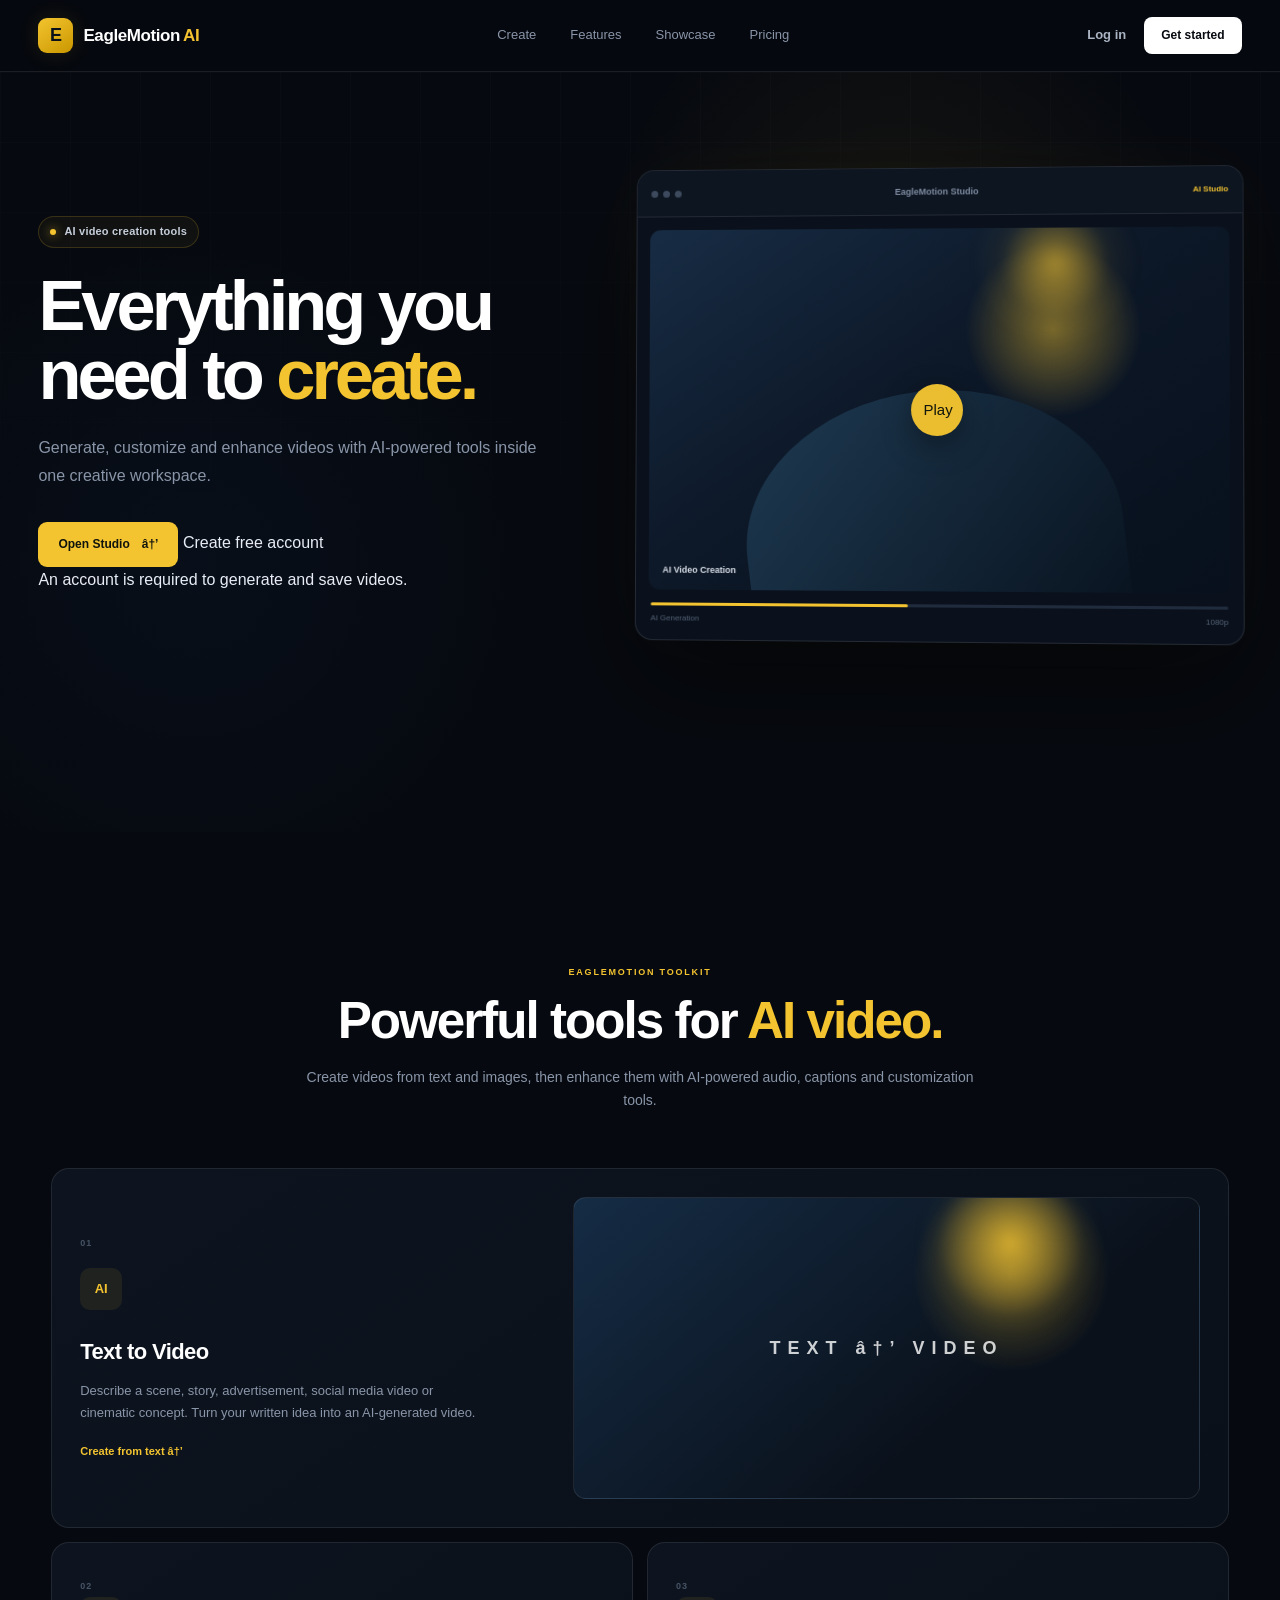
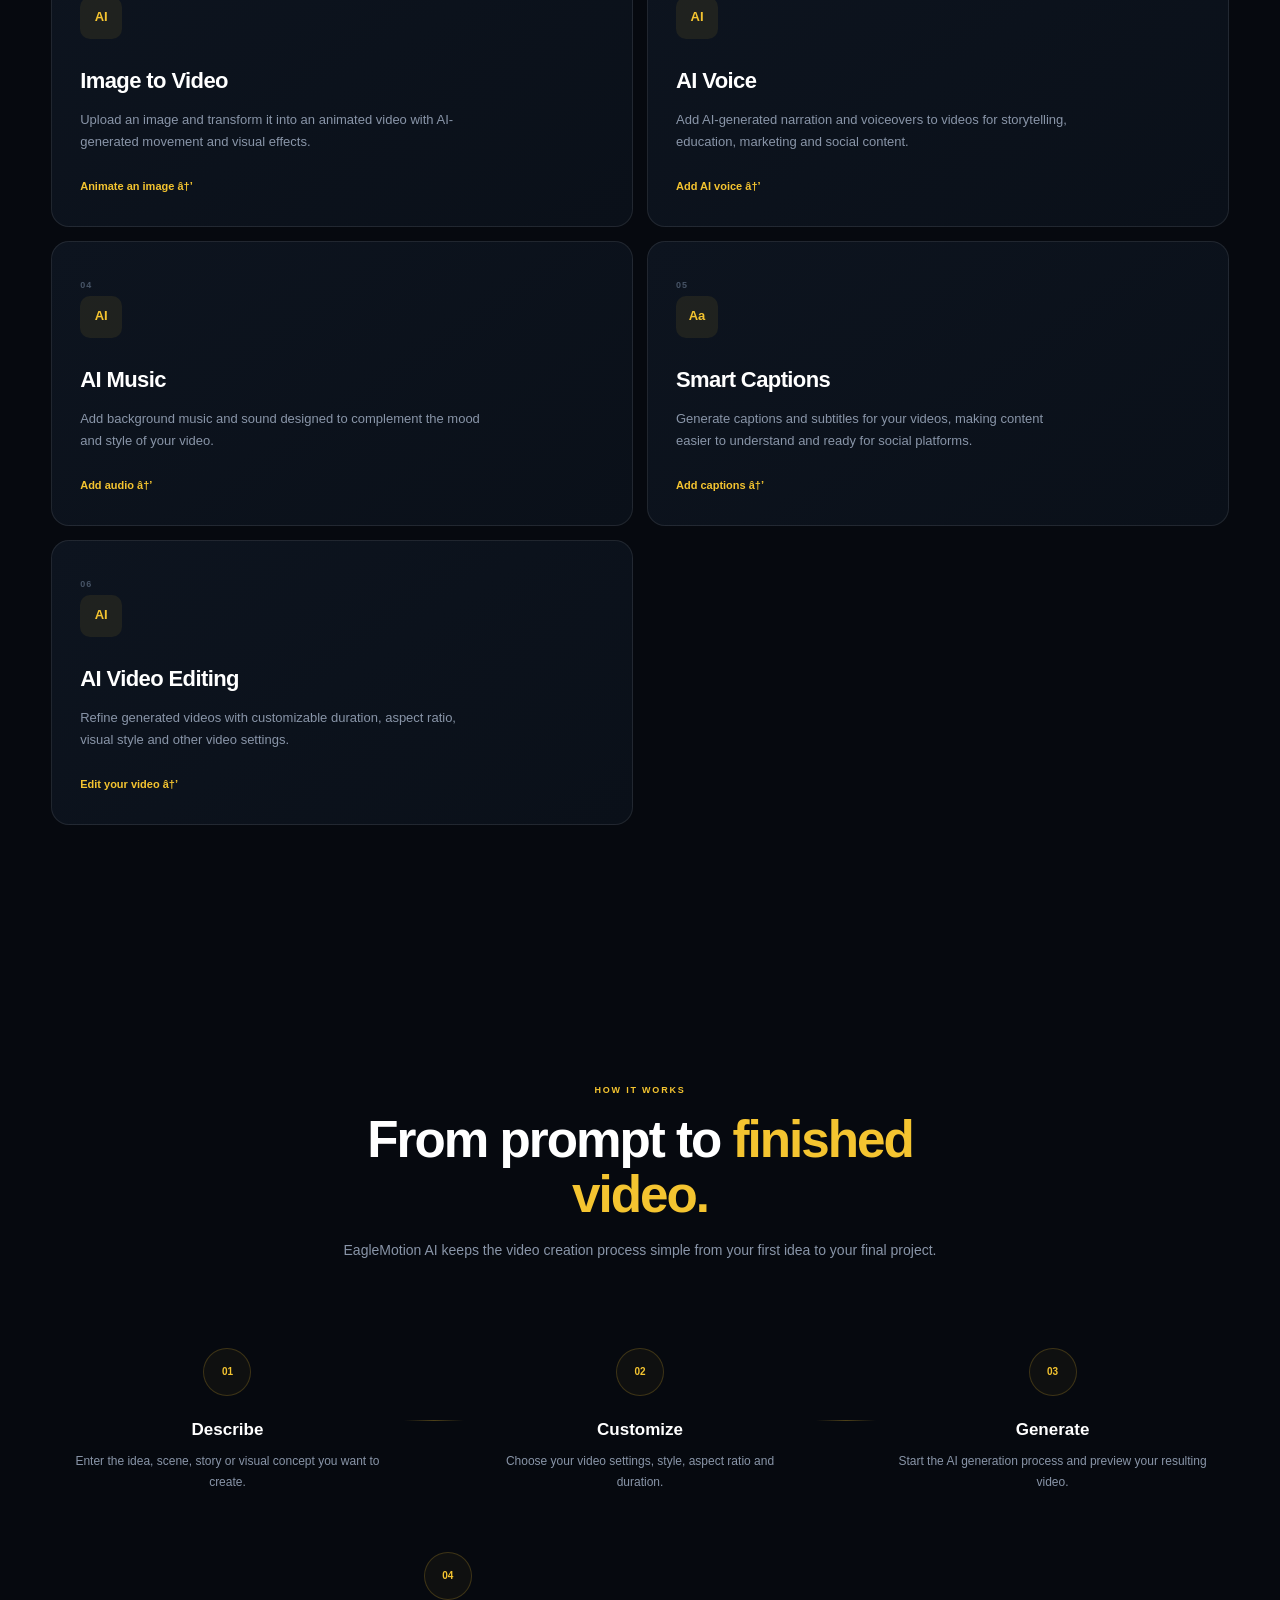
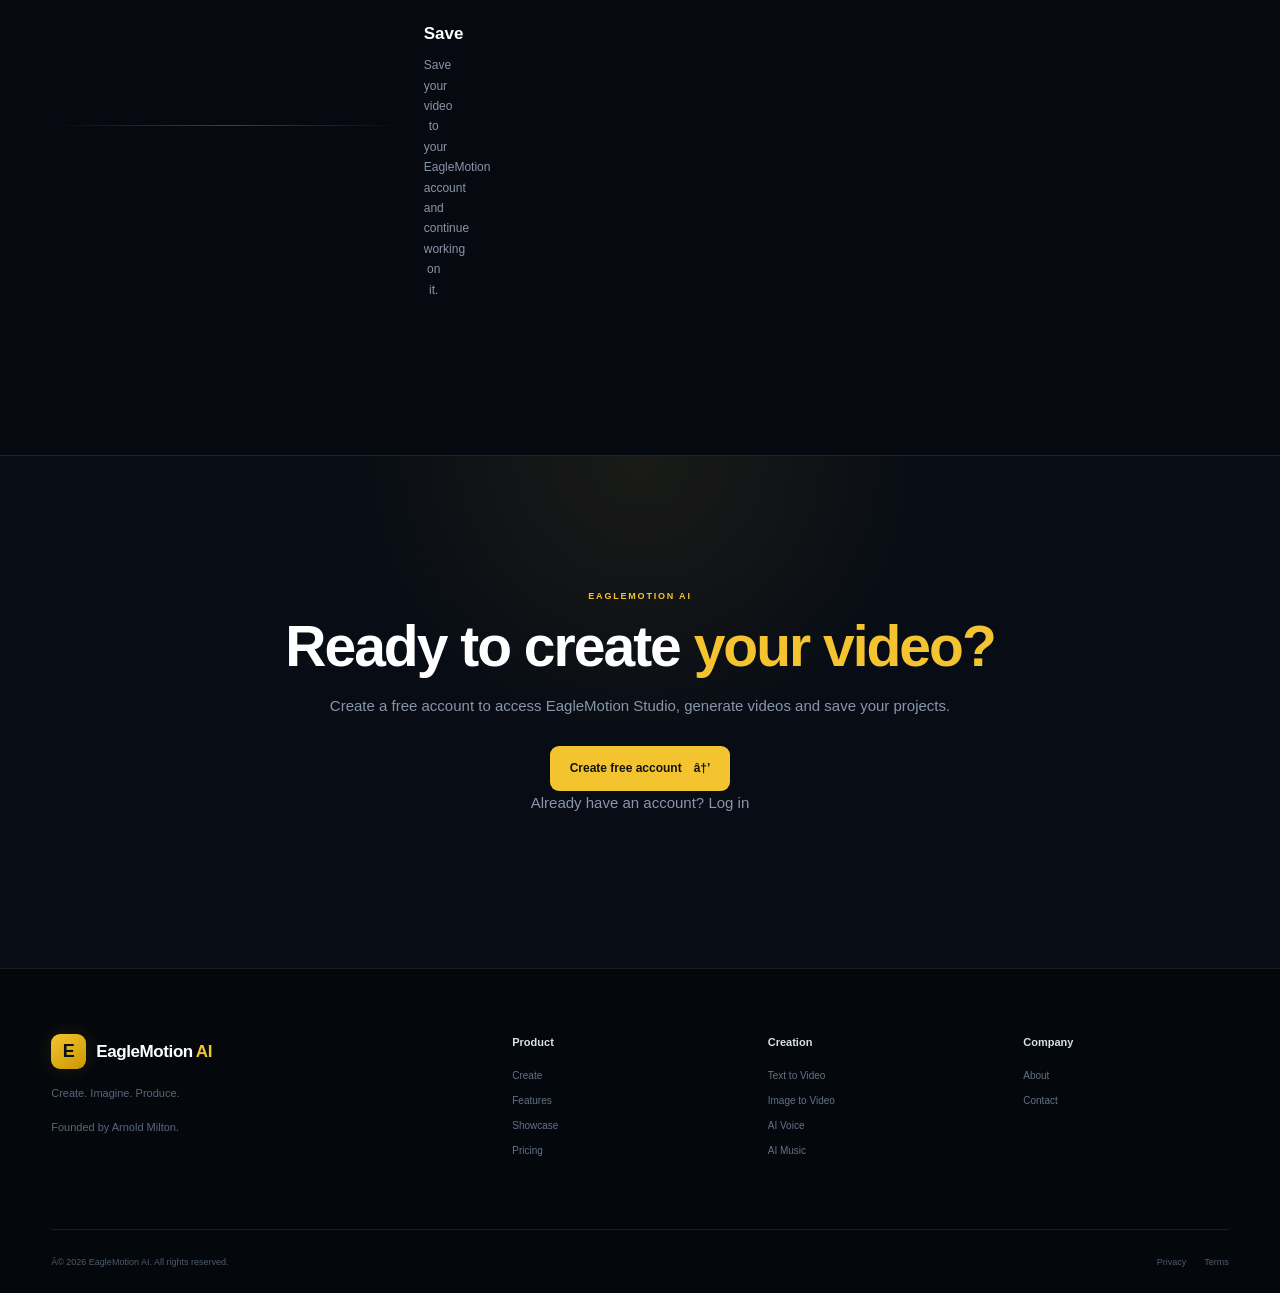
<file: frontend/features.html>
﻿<!DOCTYPE html>
<html lang="en">
<head>
    <meta charset="UTF-8">
    <meta name="viewport" content="width=device-width, initial-scale=1.0">

    <title>Features | EagleMotion AI</title>

    <meta
        name="description"
        content="Explore EagleMotion AI features for text-to-video, image-to-video, AI voice, AI music, captions and AI-powered video editing."
    >

    <link rel="stylesheet" href="CSS/style.css">
    <link rel="icon" type="image/svg+xml" href="eaglemotion-favicon.svg">
</head>

<body>

    <!-- =====================================================
         NAVIGATION
    ====================================================== -->

    <header class="site-header">

        <div class="nav-container">

            <a href="index.html" class="brand">

                <div class="brand-icon">
                    E
                </div>

                <div class="brand-name">
                    EagleMotion<span>AI</span>
                </div>

            </a>


            <nav class="main-nav">

                <a href="studio.html">
                    Create
                </a>

                <a
                    href="features.html"
                    class="active"
                >
                    Features
                </a>

                <a href="showcase.html">
                    Showcase
                </a>

                <a href="pricing.html">
                    Pricing
                </a>

            </nav>


            <div class="nav-actions">

                <a
                    href="login.html"
                    class="login-button"
                >
                    Log in
                </a>

                <a
                    href="register.html"
                    class="signup-button"
                >
                    Get started
                </a>

            </div>

        </div>

    </header>


    <!-- =====================================================
         MAIN CONTENT
    ====================================================== -->

    <main>


        <!-- =================================================
             HERO
        ================================================== -->

        <section class="hero">

            <div class="hero-container">

                <div class="hero-content">

                    <div class="hero-badge">

                        <span class="status-dot"></span>

                        AI video creation tools

                    </div>


                    <h1>

                        Everything you need to

                        <span class="gold-text">
                            create.
                        </span>

                    </h1>


                    <p class="hero-description">

                        Generate, customize and enhance videos
                        with AI-powered tools inside one creative
                        workspace.

                    </p>


                    <div class="hero-actions">

                        <a
                            href="studio.html"
                            class="cta-button"
                        >
                            Open Studio
                            <span>â†’</span>
                        </a>


                        <a
                            href="register.html"
                            class="secondary-button"
                        >
                            Create free account
                        </a>

                    </div>


                    <p class="hero-note">

                        An account is required to generate and
                        save videos.

                    </p>

                </div>


                <!-- HERO PREVIEW -->

                <div class="hero-preview">

                    <div class="preview-window">

                        <div class="preview-header">

                            <div class="window-dots">

                                <span></span>
                                <span></span>
                                <span></span>

                            </div>


                            <div class="preview-title">
                                EagleMotion Studio
                            </div>


                            <div class="preview-status">
                                AI Studio
                            </div>

                        </div>


                        <div class="preview-content">

                            <div class="preview-image">

                                <div class="preview-overlay">

                                    <div class="preview-play">
                                        Play
                                    </div>

                                    <div class="preview-caption">
                                        AI Video Creation
                                    </div>

                                </div>

                            </div>

                        </div>


                        <div class="preview-controls">

                            <div class="timeline">

                                <span class="timeline-progress"></span>

                            </div>


                            <div class="control-row">

                                <span>
                                    AI Generation
                                </span>

                                <span>
                                    1080p
                                </span>

                            </div>

                        </div>

                    </div>

                </div>

            </div>

        </section>


        <!-- =====================================================
             FEATURE INTRO
        ====================================================== -->

        <section class="features-section">

            <div class="container">

                <div class="section-header">

                    <span class="section-eyebrow">
                        EAGLEMOTION TOOLKIT
                    </span>


                    <h2>

                        Powerful tools for

                        <span class="gold-text">
                            AI video.
                        </span>

                    </h2>


                    <p>

                        Create videos from text and images, then
                        enhance them with AI-powered audio,
                        captions and customization tools.

                    </p>

                </div>


                <div class="feature-grid">


                    <!-- TEXT TO VIDEO -->

                    <article class="feature-card large-card">

                        <div class="feature-card-content">

                            <span class="feature-number">
                                01
                            </span>


                            <div class="feature-icon">
                                AI
                            </div>


                            <h3>
                                Text to Video
                            </h3>


                            <p>

                                Describe a scene, story, advertisement,
                                social media video or cinematic concept.
                                Turn your written idea into an AI-generated
                                video.

                            </p>


                            <a href="studio.html">
                                Create from text â†’
                            </a>

                        </div>


                        <div class="feature-visual text-video-visual">

                            <div class="visual-scene">

                                <div class="scene-light"></div>

                                <div class="scene-content">
                                    TEXT â†’ VIDEO
                                </div>

                            </div>

                        </div>

                    </article>


                    <!-- IMAGE TO VIDEO -->

                    <article class="feature-card">

                        <span class="feature-number">
                            02
                        </span>


                        <div class="feature-icon">
                            AI
                        </div>


                        <h3>
                            Image to Video
                        </h3>


                        <p>

                            Upload an image and transform it into
                            an animated video with AI-generated
                            movement and visual effects.

                        </p>


                        <a href="studio.html">
                            Animate an image â†’
                        </a>

                    </article>


                    <!-- AI VOICE -->

                    <article class="feature-card">

                        <span class="feature-number">
                            03
                        </span>


                        <div class="feature-icon">
                            AI
                        </div>


                        <h3>
                            AI Voice
                        </h3>


                        <p>

                            Add AI-generated narration and voiceovers
                            to videos for storytelling, education,
                            marketing and social content.

                        </p>


                        <a href="studio.html">
                            Add AI voice â†’
                        </a>

                    </article>


                    <!-- AI MUSIC -->

                    <article class="feature-card">

                        <span class="feature-number">
                            04
                        </span>


                        <div class="feature-icon">
                            AI
                        </div>


                        <h3>
                            AI Music
                        </h3>


                        <p>

                            Add background music and sound designed
                            to complement the mood and style of your
                            video.

                        </p>


                        <a href="studio.html">
                            Add audio â†’
                        </a>

                    </article>


                    <!-- SMART CAPTIONS -->

                    <article class="feature-card">

                        <span class="feature-number">
                            05
                        </span>


                        <div class="feature-icon">
                            Aa
                        </div>


                        <h3>
                            Smart Captions
                        </h3>


                        <p>

                            Generate captions and subtitles for your
                            videos, making content easier to understand
                            and ready for social platforms.

                        </p>


                        <a href="studio.html">
                            Add captions â†’
                        </a>

                    </article>


                    <!-- AI VIDEO EDITING -->

                    <article class="feature-card">

                        <span class="feature-number">
                            06
                        </span>


                        <div class="feature-icon">
                            AI
                        </div>


                        <h3>
                            AI Video Editing
                        </h3>


                        <p>

                            Refine generated videos with customizable
                            duration, aspect ratio, visual style and
                            other video settings.

                        </p>


                        <a href="studio.html">
                            Edit your video â†’
                        </a>

                    </article>

                </div>

            </div>

        </section>


        <!-- =====================================================
             WORKFLOW
        ====================================================== -->

        <section class="workflow-section">

            <div class="container">

                <div class="section-header">

                    <span class="section-eyebrow">
                        HOW IT WORKS
                    </span>


                    <h2>

                        From prompt to

                        <span class="gold-text">
                            finished video.
                        </span>

                    </h2>


                    <p>

                        EagleMotion AI keeps the video creation
                        process simple from your first idea to
                        your final project.

                    </p>

                </div>


                <div class="workflow">


                    <!-- STEP 1 -->

                    <div class="workflow-step">

                        <div class="workflow-number">
                            01
                        </div>


                        <h3>
                            Describe
                        </h3>


                        <p>

                            Enter the idea, scene, story or
                            visual concept you want to create.

                        </p>

                    </div>


                    <div class="workflow-line"></div>


                    <!-- STEP 2 -->

                    <div class="workflow-step">

                        <div class="workflow-number">
                            02
                        </div>


                        <h3>
                            Customize
                        </h3>


                        <p>

                            Choose your video settings, style,
                            aspect ratio and duration.

                        </p>

                    </div>


                    <div class="workflow-line"></div>


                    <!-- STEP 3 -->

                    <div class="workflow-step">

                        <div class="workflow-number">
                            03
                        </div>


                        <h3>
                            Generate
                        </h3>


                        <p>

                            Start the AI generation process and
                            preview your resulting video.

                        </p>

                    </div>


                    <div class="workflow-line"></div>


                    <!-- STEP 4 -->

                    <div class="workflow-step">

                        <div class="workflow-number">
                            04
                        </div>


                        <h3>
                            Save
                        </h3>


                        <p>

                            Save your video to your EagleMotion
                            account and continue working on it.

                        </p>

                    </div>

                </div>

            </div>

        </section>


        <!-- =====================================================
             FINAL CTA
        ====================================================== -->

        <section class="final-cta">

            <div class="container">

                <div class="cta-content">

                    <span class="section-eyebrow">
                        EAGLEMOTION AI
                    </span>


                    <h2>

                        Ready to create

                        <span class="gold-text">
                            your video?
                        </span>

                    </h2>


                    <p>

                        Create a free account to access
                        EagleMotion Studio, generate videos
                        and save your projects.

                    </p>


                    <a
                        href="register.html"
                        class="cta-button"
                    >
                        Create free account
                        <span>â†’</span>
                    </a>


                    <p class="hero-note">

                        Already have an account?

                        <a href="login.html">
                            Log in
                        </a>

                    </p>

                </div>

            </div>

        </section>

    </main>


    <!-- =====================================================
         FOOTER
    ====================================================== -->

    <footer class="site-footer">

        <div class="container footer-main">


            <!-- BRAND -->

            <div class="footer-brand">

                <a
                    href="index.html"
                    class="brand"
                >

                    <div class="brand-icon">
                        E
                    </div>

                    <div class="brand-name">
                        EagleMotion<span>AI</span>
                    </div>

                </a>


                <p>
                    Create. Imagine. Produce.
                </p>


                <p class="founder-credit">
                    Founded by Arnold Milton.
                </p>

            </div>


            <!-- PRODUCT -->

            <div class="footer-column">

                <h4>
                    Product
                </h4>


                <a href="studio.html">
                    Create
                </a>


                <a href="features.html">
                    Features
                </a>


                <a href="showcase.html">
                    Showcase
                </a>


                <a href="pricing.html">
                    Pricing
                </a>

            </div>


            <!-- CREATION -->

            <div class="footer-column">

                <h4>
                    Creation
                </h4>


                <a href="studio.html">
                    Text to Video
                </a>


                <a href="studio.html">
                    Image to Video
                </a>


                <a href="studio.html">
                    AI Voice
                </a>


                <a href="studio.html">
                    AI Music
                </a>

            </div>


            <!-- COMPANY -->

            <div class="footer-column">

                <h4>
                    Company
                </h4>


                <a href="about.html">
                    About
                </a>


                <a href="contact.html">
                    Contact
                </a>

            </div>

        </div>


        <!-- FOOTER BOTTOM -->

        <div class="container footer-bottom">

            <p>
                Â© 2026 EagleMotion AI. All rights reserved.
            </p>


            <div>

                <a href="privacy.html">
                    Privacy
                </a>


                <a href="terms.html">
                    Terms
                </a>

            </div>

        </div>

    </footer>


    <!-- =====================================================
         JAVASCRIPT
    ====================================================== -->

    <script src="js/app.js"></script>

</body>
</html>
</file>
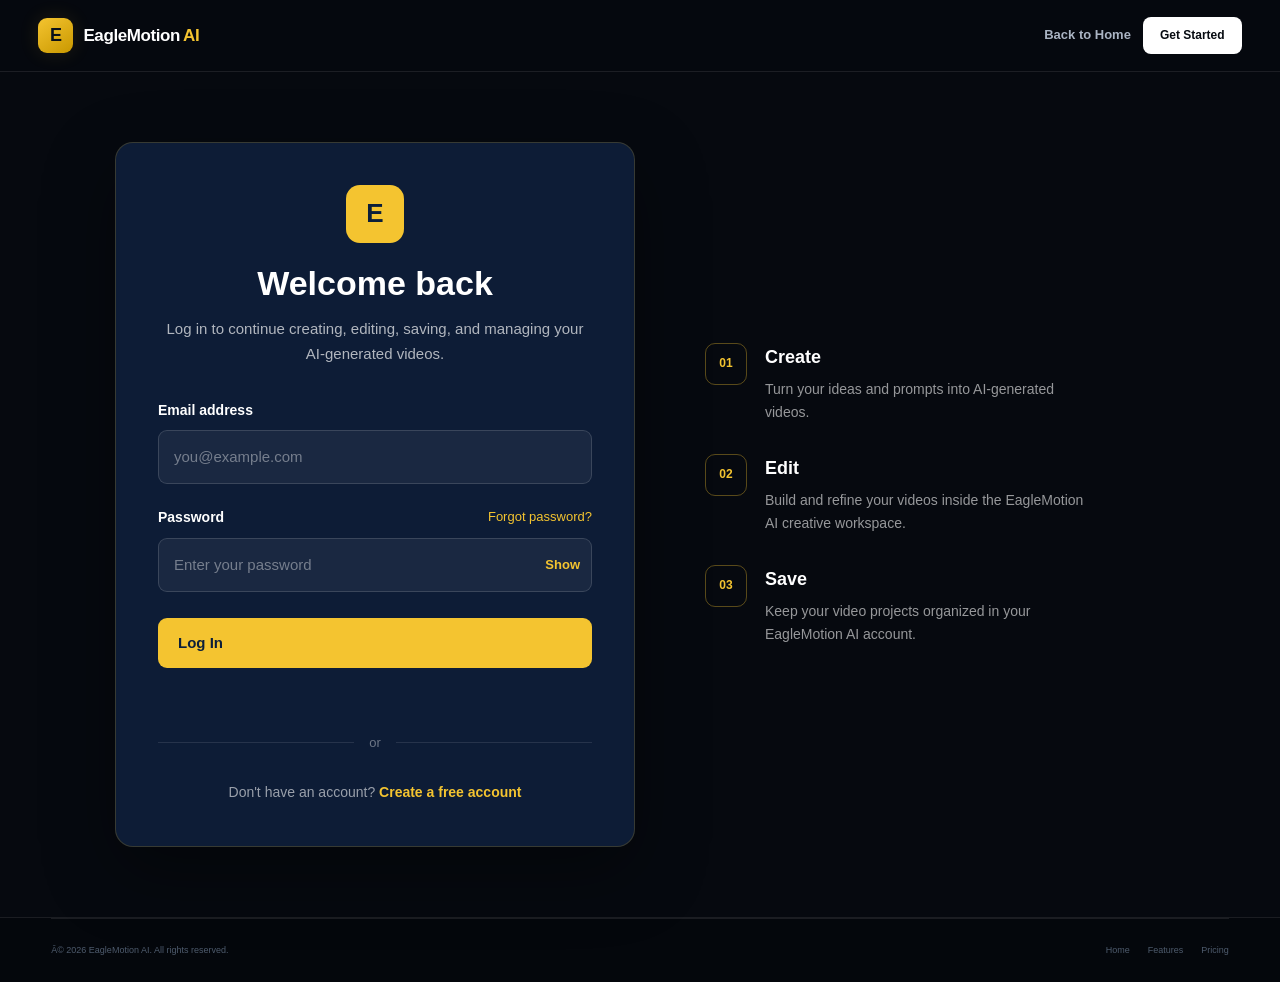
<file: frontend/generated-videos.html>
<!DOCTYPE html>
<html lang="en">
<head>
    <meta charset="UTF-8">

    <meta
        name="viewport"
        content="width=device-width, initial-scale=1.0"
    >

    <title>Generated Videos — EagleMotion AI</title>

    <link
        rel="stylesheet"
        href="css/style.css"
    >

    <link
        rel="stylesheet"
        href="css/generated-videos.css"
    >
</head>

<body>

    <!-- ==========================================
         PAGE HEADER
    =========================================== -->

    <header class="generated-videos-header">

        <div class="generated-videos-header-left">

            <a
                href="dashboard.html"
                class="back-link"
            >
                ← Dashboard
            </a>

            <div>
                <h1>Generated Videos</h1>

                <p>
                    Manage, watch, download, and regenerate your videos.
                </p>
            </div>

        </div>


        <a
            href="studio.html"
            class="create-video-button"
        >
            Create New Video
        </a>

    </header>


    <!-- ==========================================
         MAIN CONTENT
    =========================================== -->

    <main class="generated-videos-container">

        <!-- FILTERS -->

        <section class="video-library-toolbar">

            <div class="video-library-tabs">

                <button
                    type="button"
                    class="video-filter active"
                    data-filter="all"
                >
                    All
                </button>

                <button
                    type="button"
                    class="video-filter"
                    data-filter="completed"
                >
                    Completed
                </button>

                <button
                    type="button"
                    class="video-filter"
                    data-filter="generating"
                >
                    Generating
                </button>

                <button
                    type="button"
                    class="video-filter"
                    data-filter="failed"
                >
                    Failed
                </button>

            </div>


            <div class="video-library-count">

                <span id="videoCount">
                    0 videos
                </span>

            </div>

        </section>


        <!-- ==========================================
             LOADING STATE
        =========================================== -->

        <section
            id="videosLoading"
            class="videos-loading"
        >

            <div class="loading-spinner"></div>

            <p>
                Loading your generated videos...
            </p>

        </section>


        <!-- ==========================================
             VIDEO GRID
        =========================================== -->

        <section
            id="generatedVideosGrid"
            class="generated-videos-grid"
        >
        </section>


        <!-- ==========================================
             EMPTY STATE
        =========================================== -->

        <section
            id="videosEmpty"
            class="videos-empty"
            hidden
        >

            <div class="videos-empty-icon">
                E
            </div>

            <h2>
                No generated videos
            </h2>

            <p>
                Your generated videos will appear here.
            </p>

            <a
                href="studio.html"
                class="create-video-button"
            >
                Create Your First Video
            </a>

        </section>

    </main>


    <!-- ==========================================
         VIDEO PLAYER MODAL
    =========================================== -->

    <div
        id="videoPlayerModal"
        class="video-modal"
        hidden
    >

        <div class="video-modal-overlay"></div>

        <div class="video-modal-content">

            <button
                type="button"
                id="closeVideoModal"
                class="video-modal-close"
                aria-label="Close video"
            >
                ×
            </button>

            <video
                id="videoPlayer"
                controls
                playsinline
            ></video>

            <div class="video-modal-info">

                <h2 id="videoPlayerTitle">
                    Video
                </h2>

            </div>

        </div>

    </div>


    <!-- ==========================================
         CONFIRMATION MODAL
    =========================================== -->

    <div
        id="deleteModal"
        class="video-modal"
        hidden
    >

        <div class="video-modal-overlay"></div>

        <div class="confirmation-card">

            <h2>
                Delete Video?
            </h2>

            <p>
                This video will be permanently removed from your account.
                This action cannot be undone.
            </p>

            <div class="confirmation-actions">

                <button
                    type="button"
                    id="cancelDelete"
                    class="secondary-button"
                >
                    Cancel
                </button>

                <button
                    type="button"
                    id="confirmDelete"
                    class="danger-button"
                >
                    Delete Video
                </button>

            </div>

        </div>

    </div>


    <!-- ==========================================
         REGENERATION MODAL
    =========================================== -->

    <div
        id="regenerateModal"
        class="video-modal"
        hidden
    >

        <div class="video-modal-overlay"></div>

        <div class="confirmation-card">

            <h2>
                Regenerate Video?
            </h2>

            <p>
                EagleMotion AI will attempt to generate this video again
                using the original generation settings.
            </p>

            <div class="confirmation-actions">

                <button
                    type="button"
                    id="cancelRegenerate"
                    class="secondary-button"
                >
                    Cancel
                </button>

                <button
                    type="button"
                    id="confirmRegenerate"
                    class="primary-button"
                >
                    Regenerate
                </button>

            </div>

        </div>

    </div>


    <!-- ==========================================
         JAVASCRIPT
    =========================================== -->

    <script src="js/auth.js"></script>

    <script src="js/generated-videos.js"></script>

</body>
</html>
</file>
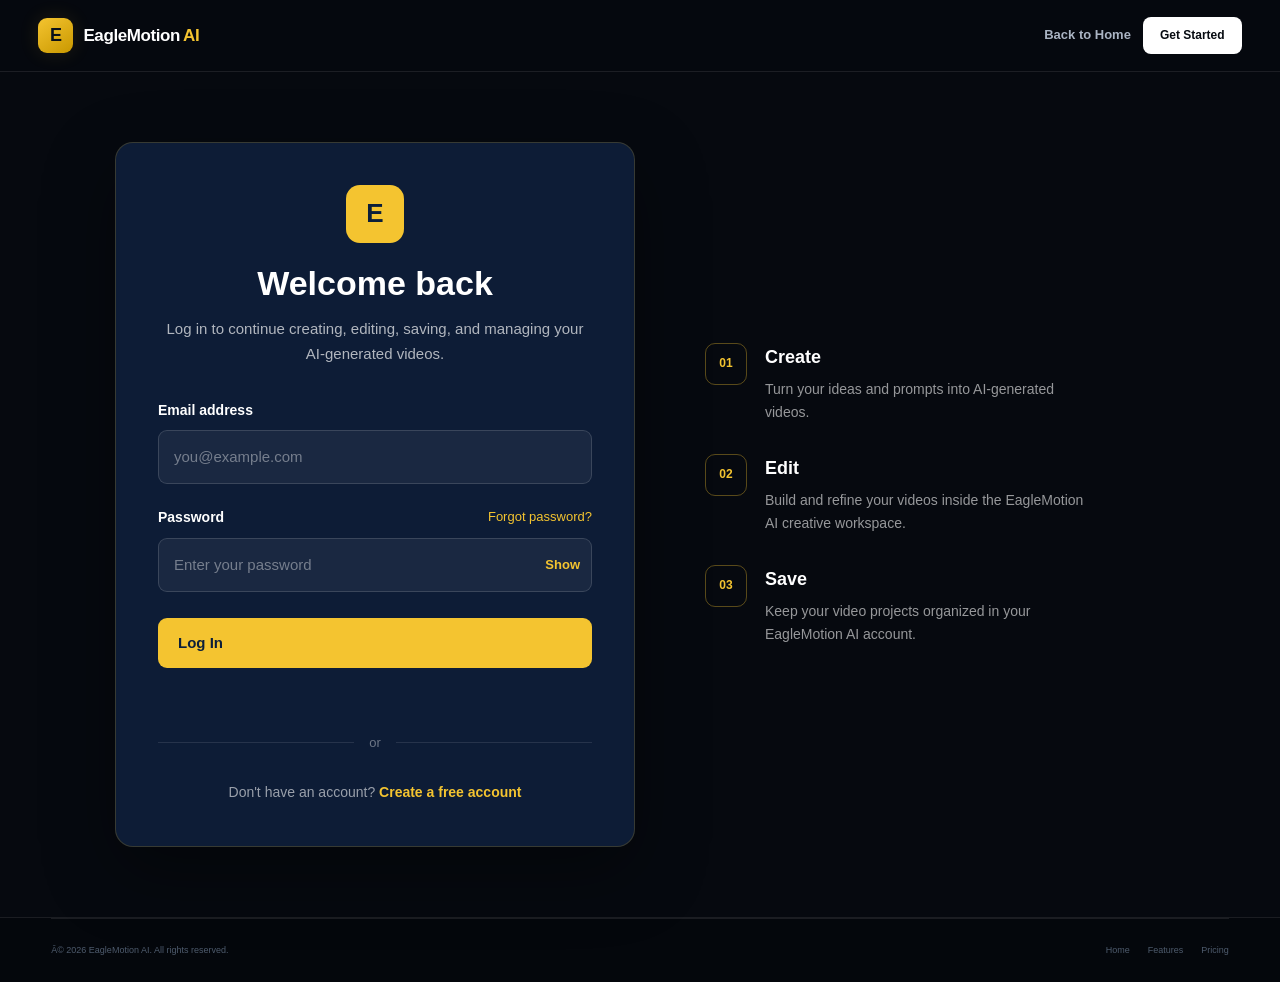
<file: frontend/login.html>
﻿<!DOCTYPE html>
<html lang="en">
<head>
    <meta charset="UTF-8">
    <meta name="viewport" content="width=device-width, initial-scale=1.0">

    <title>Log In | EagleMotion AI</title>

    <meta
        name="description"
        content="Log in to EagleMotion AI and continue creating AI-generated videos."
    >

    <link rel="stylesheet" href="CSS/style.css">

    <style>
        /* =====================================================
           EAGLEMOTION AI LOGIN PAGE
        ===================================================== */

        .auth-page {
            min-height: calc(100vh - 150px);
            padding: 70px 24px;
            display: flex;
            align-items: center;
            justify-content: center;
        }

        .auth-container {
            width: 100%;
            max-width: 1050px;
            display: grid;
            grid-template-columns: minmax(0, 520px) minmax(280px, 380px);
            gap: 70px;
            align-items: center;
            margin: 0 auto;
        }

        /* LOGIN CARD */

        .auth-card {
            width: 100%;
            background: rgba(15, 31, 58, 0.92);
            border: 1px solid rgba(244, 196, 48, 0.18);
            border-radius: 18px;
            padding: 42px;
            box-shadow: 0 25px 70px rgba(0, 0, 0, 0.35);
        }

        .auth-header {
            text-align: center;
            margin-bottom: 32px;
        }

        .auth-icon {
            width: 58px;
            height: 58px;
            margin: 0 auto 20px;
            display: flex;
            align-items: center;
            justify-content: center;
            border-radius: 14px;
            background: #f4c430;
            color: #0b1f3a;
            font-size: 26px;
            font-weight: 800;
        }

        .auth-header h1 {
            margin: 0 0 12px;
            color: #ffffff;
            font-size: 34px;
            line-height: 1.2;
        }

        .auth-header p {
            max-width: 430px;
            margin: 0 auto;
            color: rgba(255, 255, 255, 0.68);
            font-size: 15px;
            line-height: 1.7;
        }

        /* FORM */

        .auth-form {
            width: 100%;
        }

        .form-group {
            margin-bottom: 22px;
        }

        .form-group label {
            display: block;
            margin-bottom: 9px;
            color: #ffffff;
            font-size: 14px;
            font-weight: 600;
        }

        .form-group input {
            width: 100%;
            box-sizing: border-box;
            padding: 14px 15px;
            border: 1px solid rgba(255, 255, 255, 0.14);
            border-radius: 9px;
            background: rgba(255, 255, 255, 0.055);
            color: #ffffff;
            font-size: 15px;
            outline: none;
            transition: border-color 0.2s ease, background 0.2s ease;
        }

        .form-group input:focus {
            border-color: #f4c430;
            background: rgba(255, 255, 255, 0.08);
        }

        .form-group input::placeholder {
            color: rgba(255, 255, 255, 0.4);
        }

        .password-label {
            display: flex;
            align-items: center;
            justify-content: space-between;
            gap: 15px;
            margin-bottom: 9px;
        }

        .password-label label {
            margin-bottom: 0;
        }

        .forgot-link {
            color: #f4c430;
            font-size: 13px;
            text-decoration: none;
        }

        .forgot-link:hover {
            text-decoration: underline;
        }

        .password-field {
            position: relative;
        }

        .password-field input {
            padding-right: 65px;
        }

        .password-toggle {
            position: absolute;
            right: 12px;
            top: 50%;
            transform: translateY(-50%);
            border: 0;
            background: transparent;
            color: #f4c430;
            cursor: pointer;
            font-size: 13px;
            font-weight: 600;
        }

        .auth-submit {
            width: 100%;
            min-height: 50px;
            margin-top: 4px;
            border: 0;
            border-radius: 9px;
            background: #f4c430;
            color: #0b1f3a;
            font-size: 15px;
            font-weight: 700;
            cursor: pointer;
            transition: transform 0.2s ease, opacity 0.2s ease;
        }

        .auth-submit:hover {
            transform: translateY(-1px);
            opacity: 0.92;
        }

        .auth-submit:disabled {
            opacity: 0.6;
            cursor: not-allowed;
            transform: none;
        }

        .auth-message {
            min-height: 22px;
            margin-top: 15px;
            text-align: center;
            color: #ffffff;
            font-size: 14px;
            line-height: 1.5;
        }

        /* DIVIDER */

        .auth-divider {
            display: flex;
            align-items: center;
            gap: 15px;
            margin: 28px 0;
            color: rgba(255, 255, 255, 0.4);
            font-size: 13px;
        }

        .auth-divider::before,
        .auth-divider::after {
            content: "";
            flex: 1;
            height: 1px;
            background: rgba(255, 255, 255, 0.1);
        }

        /* REGISTER */

        .auth-footer {
            text-align: center;
        }

        .auth-footer p {
            margin: 0;
            color: rgba(255, 255, 255, 0.58);
            font-size: 14px;
        }

        .auth-footer a {
            color: #f4c430;
            font-weight: 600;
            text-decoration: none;
        }

        .auth-footer a:hover {
            text-decoration: underline;
        }

        /* BENEFITS */

        .auth-benefits {
            display: flex;
            flex-direction: column;
            gap: 30px;
        }

        .auth-benefit {
            display: flex;
            align-items: flex-start;
            gap: 18px;
        }

        .auth-benefit > span {
            flex: 0 0 auto;
            width: 42px;
            height: 42px;
            display: flex;
            align-items: center;
            justify-content: center;
            border: 1px solid rgba(244, 196, 48, 0.35);
            border-radius: 10px;
            color: #f4c430;
            font-size: 12px;
            font-weight: 700;
        }

        .auth-benefit h3 {
            margin: 0 0 6px;
            color: #ffffff;
            font-size: 18px;
        }

        .auth-benefit p {
            margin: 0;
            color: rgba(255, 255, 255, 0.58);
            font-size: 14px;
            line-height: 1.65;
        }

        /* HEADER */

        .nav-actions {
            display: flex;
            align-items: center;
            gap: 12px;
        }

        /* FOOTER */

        .site-footer {
            margin-top: 0;
        }

        /* MOBILE */

        @media (max-width: 850px) {

            .auth-container {
                grid-template-columns: 1fr;
                max-width: 560px;
                gap: 45px;
            }

            .auth-benefits {
                display: grid;
                grid-template-columns: repeat(3, 1fr);
                gap: 18px;
            }

            .auth-benefit {
                display: block;
            }

            .auth-benefit > span {
                margin-bottom: 12px;
            }
        }

        @media (max-width: 600px) {

            .auth-page {
                padding: 40px 18px;
            }

            .auth-card {
                padding: 30px 22px;
            }

            .auth-header h1 {
                font-size: 28px;
            }

            .auth-benefits {
                grid-template-columns: 1fr;
            }

            .auth-benefit {
                display: flex;
            }

            .auth-benefit > span {
                margin-bottom: 0;
            }

            .nav-actions .login-button {
                display: none;
            }

            .nav-actions {
                gap: 0;
            }
        }
    </style>
    <link rel="icon" type="image/svg+xml" href="eaglemotion-favicon.svg">
</head>

<body>

    <!-- HEADER -->

    <header class="site-header">

        <div class="nav-container">

            <a href="index.html" class="brand">

                <div class="brand-icon">
                    E
                </div>

                <div class="brand-name">
                    EagleMotion<span>AI</span>
                </div>

            </a>

            <div class="nav-actions">

                <a href="index.html" class="login-button">
                    Back to Home
                </a>

                <a href="register.html" class="signup-button">
                    Get Started
                </a>

            </div>

        </div>

    </header>


    <!-- LOGIN -->

    <main class="auth-page">

        <section class="auth-container">

            <div class="auth-card">

                <div class="auth-header">

                    <div class="auth-icon">
                        E
                    </div>

                    <h1>Welcome back</h1>

                    <p>
                        Log in to continue creating, editing,
                        saving, and managing your AI-generated videos.
                    </p>

                </div>


                <form id="loginForm" class="auth-form" novalidate>

                    <div class="form-group">

                        <label for="email">
                            Email address
                        </label>

                        <input
                            type="email"
                            id="email"
                            name="email"
                            placeholder="you@example.com"
                            autocomplete="email"
                            required
                        >

                    </div>


                    <div class="form-group">

                        <div class="password-label">

                            <label for="password">
                                Password
                            </label>

                            <a
                                href="#forgot-password"
                                id="forgotPassword"
                                class="forgot-link"
                            >
                                Forgot password?
                            </a>

                        </div>

                        <div class="password-field">

                            <input
                                type="password"
                                id="password"
                                name="password"
                                placeholder="Enter your password"
                                autocomplete="current-password"
                                required
                            >

                            <button
                                type="button"
                                class="password-toggle"
                                data-password-toggle="password"
                            >
                                Show
                            </button>

                        </div>

                    </div>


                    <button
                        type="submit"
                        class="cta-button auth-submit"
                    >
                        Log In
                    </button>


                    <div
                        id="authMessage"
                        class="auth-message"
                        aria-live="polite"
                    ></div>

                </form>


                <div class="auth-divider">
                    <span>or</span>
                </div>


                <div class="auth-footer">

                    <p>
                        Don't have an account?
                        <a href="register.html">
                            Create a free account
                        </a>
                    </p>

                </div>

            </div>


            <div class="auth-benefits">

                <div class="auth-benefit">

                    <span>01</span>

                    <div>
                        <h3>Create</h3>

                        <p>
                            Turn your ideas and prompts into
                            AI-generated videos.
                        </p>
                    </div>

                </div>


                <div class="auth-benefit">

                    <span>02</span>

                    <div>
                        <h3>Edit</h3>

                        <p>
                            Build and refine your videos inside
                            the EagleMotion AI creative workspace.
                        </p>
                    </div>

                </div>


                <div class="auth-benefit">

                    <span>03</span>

                    <div>
                        <h3>Save</h3>

                        <p>
                            Keep your video projects organized
                            in your EagleMotion AI account.
                        </p>
                    </div>

                </div>

            </div>

        </section>

    </main>


    <!-- FOOTER -->

    <footer class="site-footer">

        <div class="container footer-bottom">

            <p>
                Â© 2026 EagleMotion AI. All rights reserved.
            </p>

            <div>

                <a href="index.html">Home</a>
                <a href="features.html">Features</a>
                <a href="pricing.html">Pricing</a>

            </div>

        </div>

    </footer>


    <!-- JAVASCRIPT -->

    <script src="js/app.js"></script>
    <script src="js/auth.js"></script>

</body>
</html>
</file>
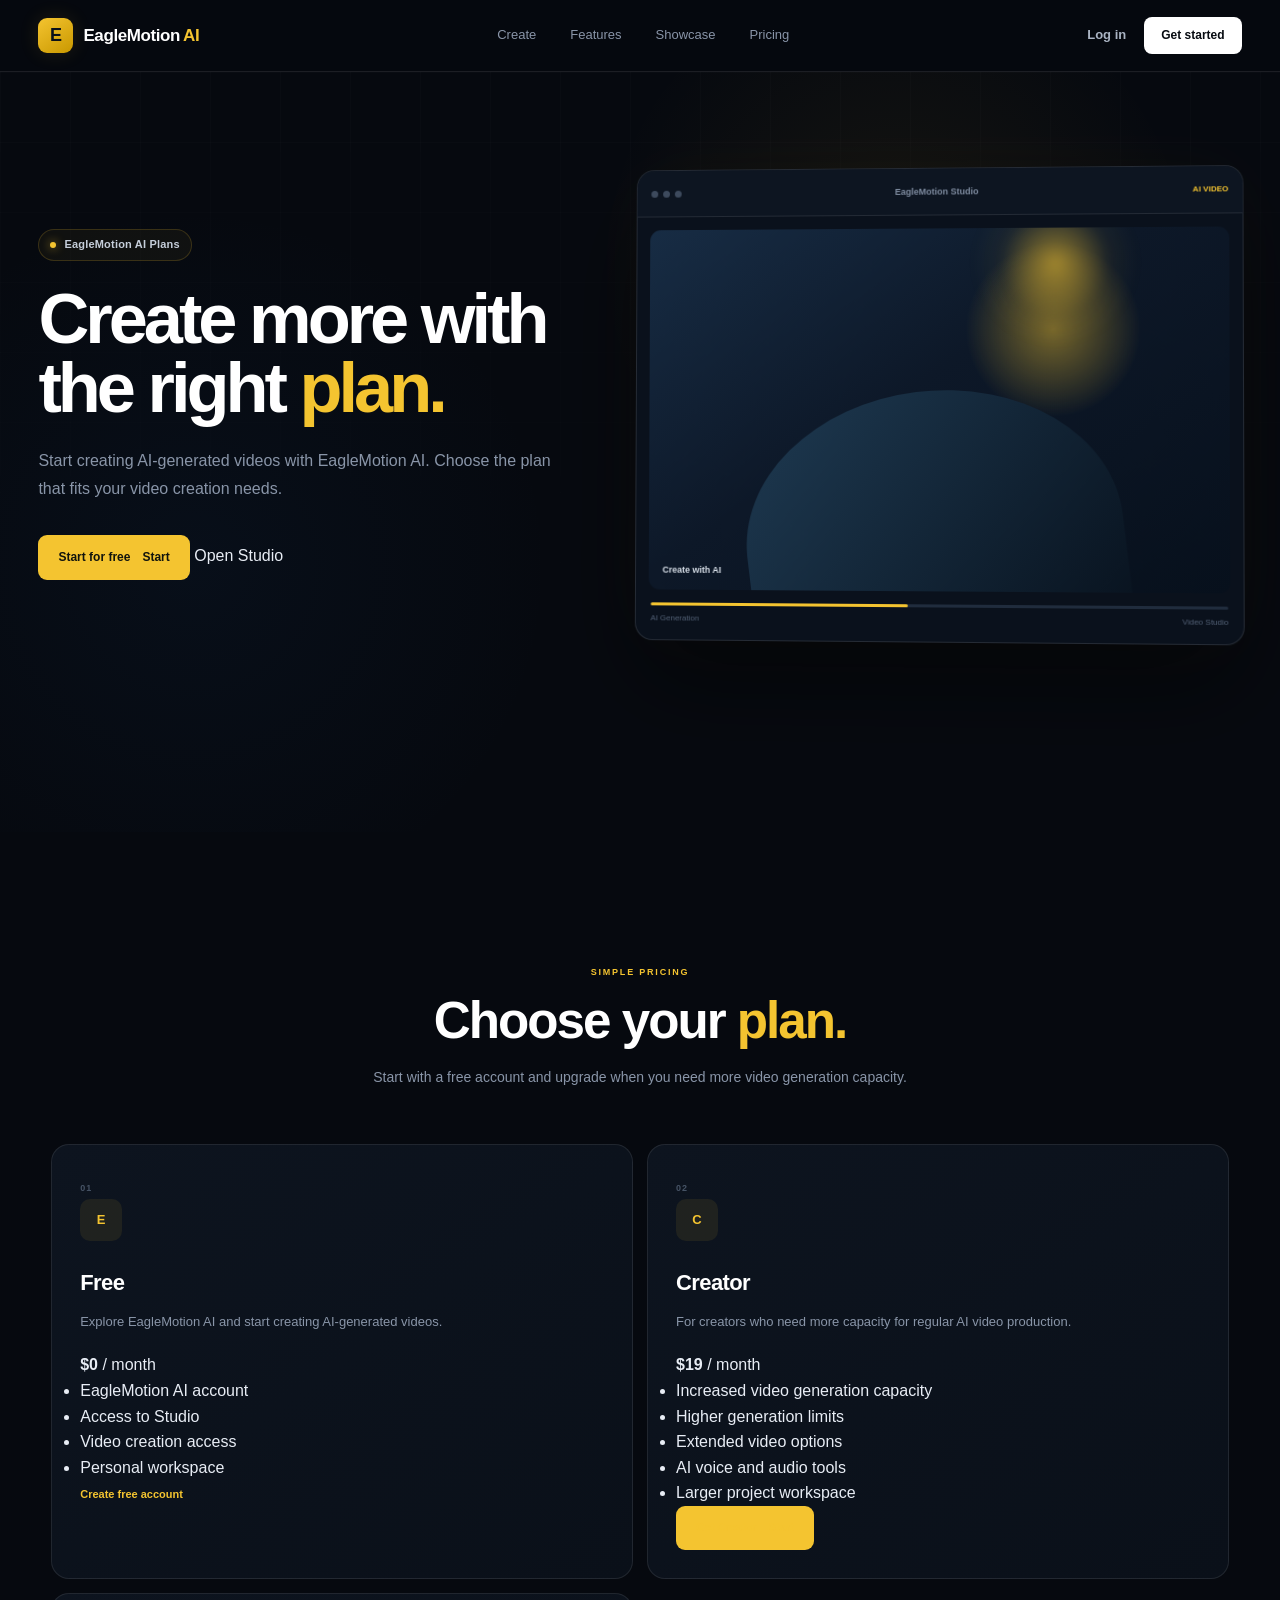
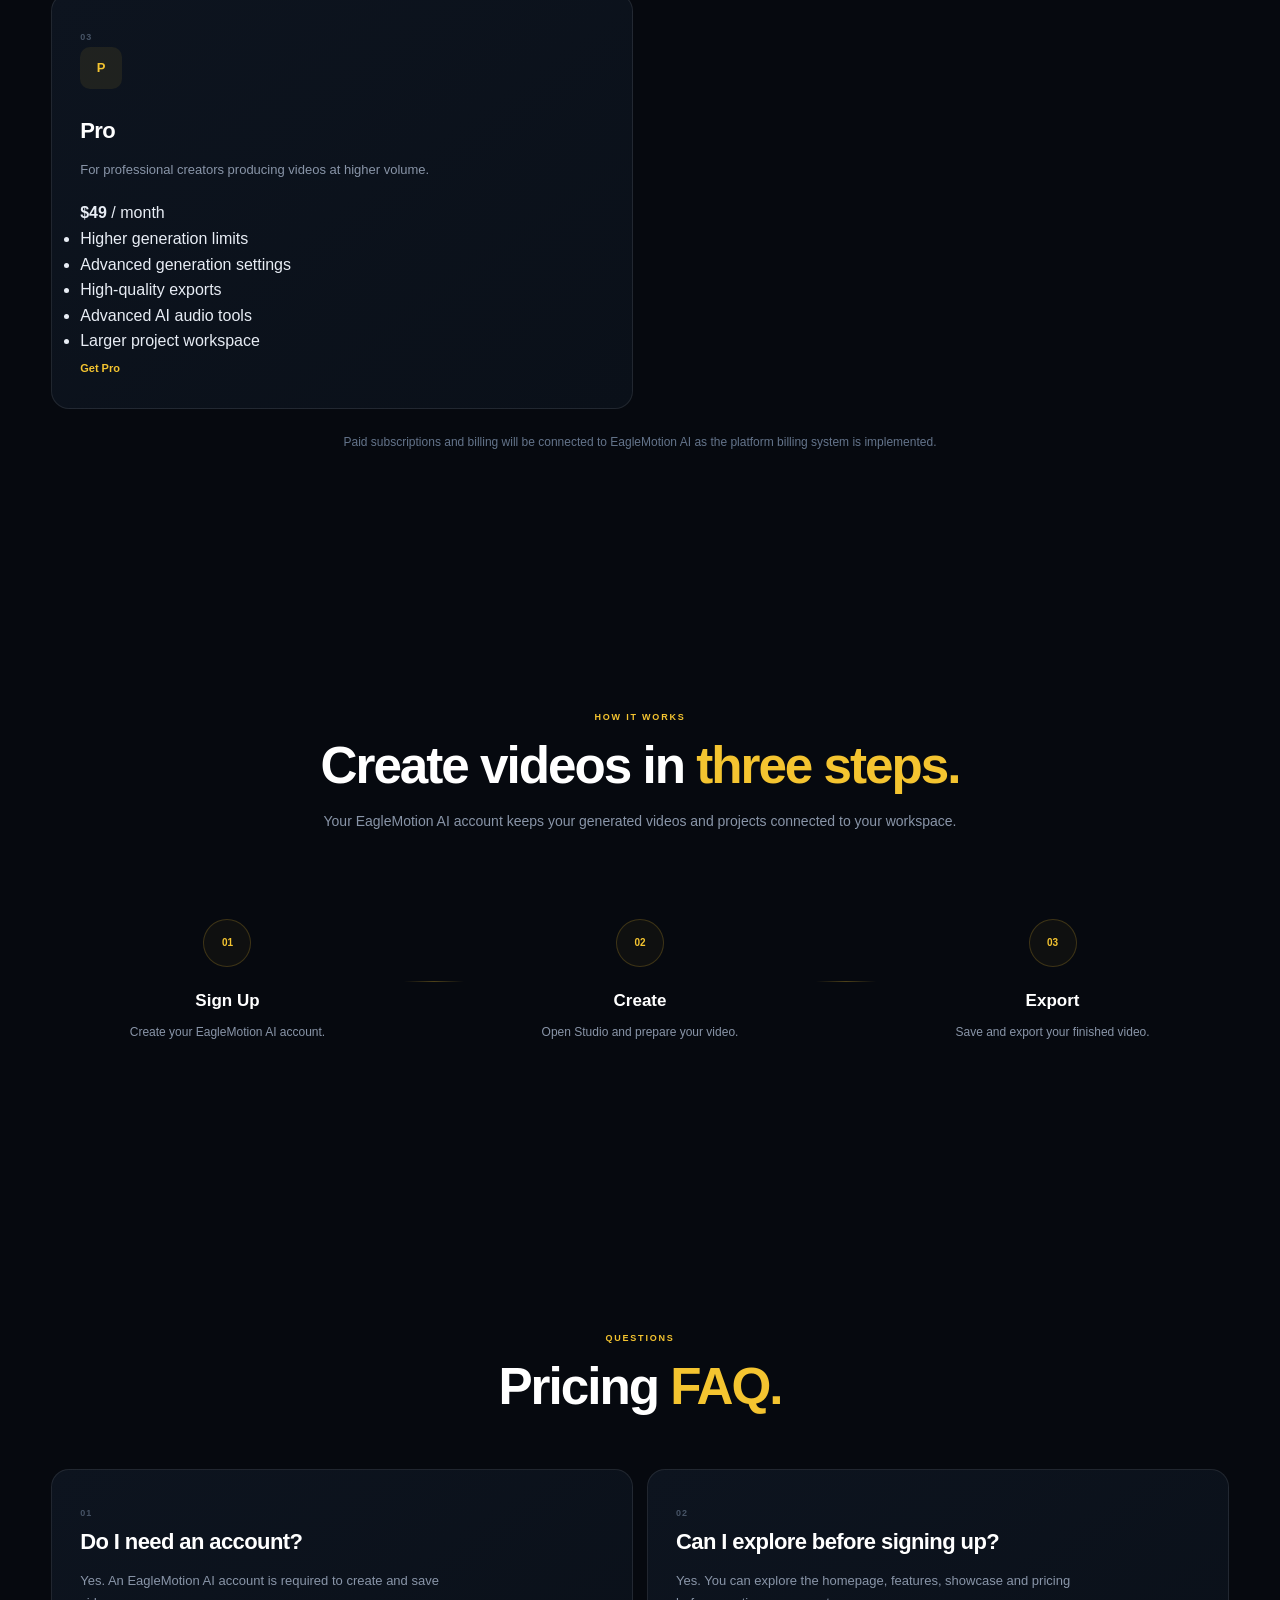
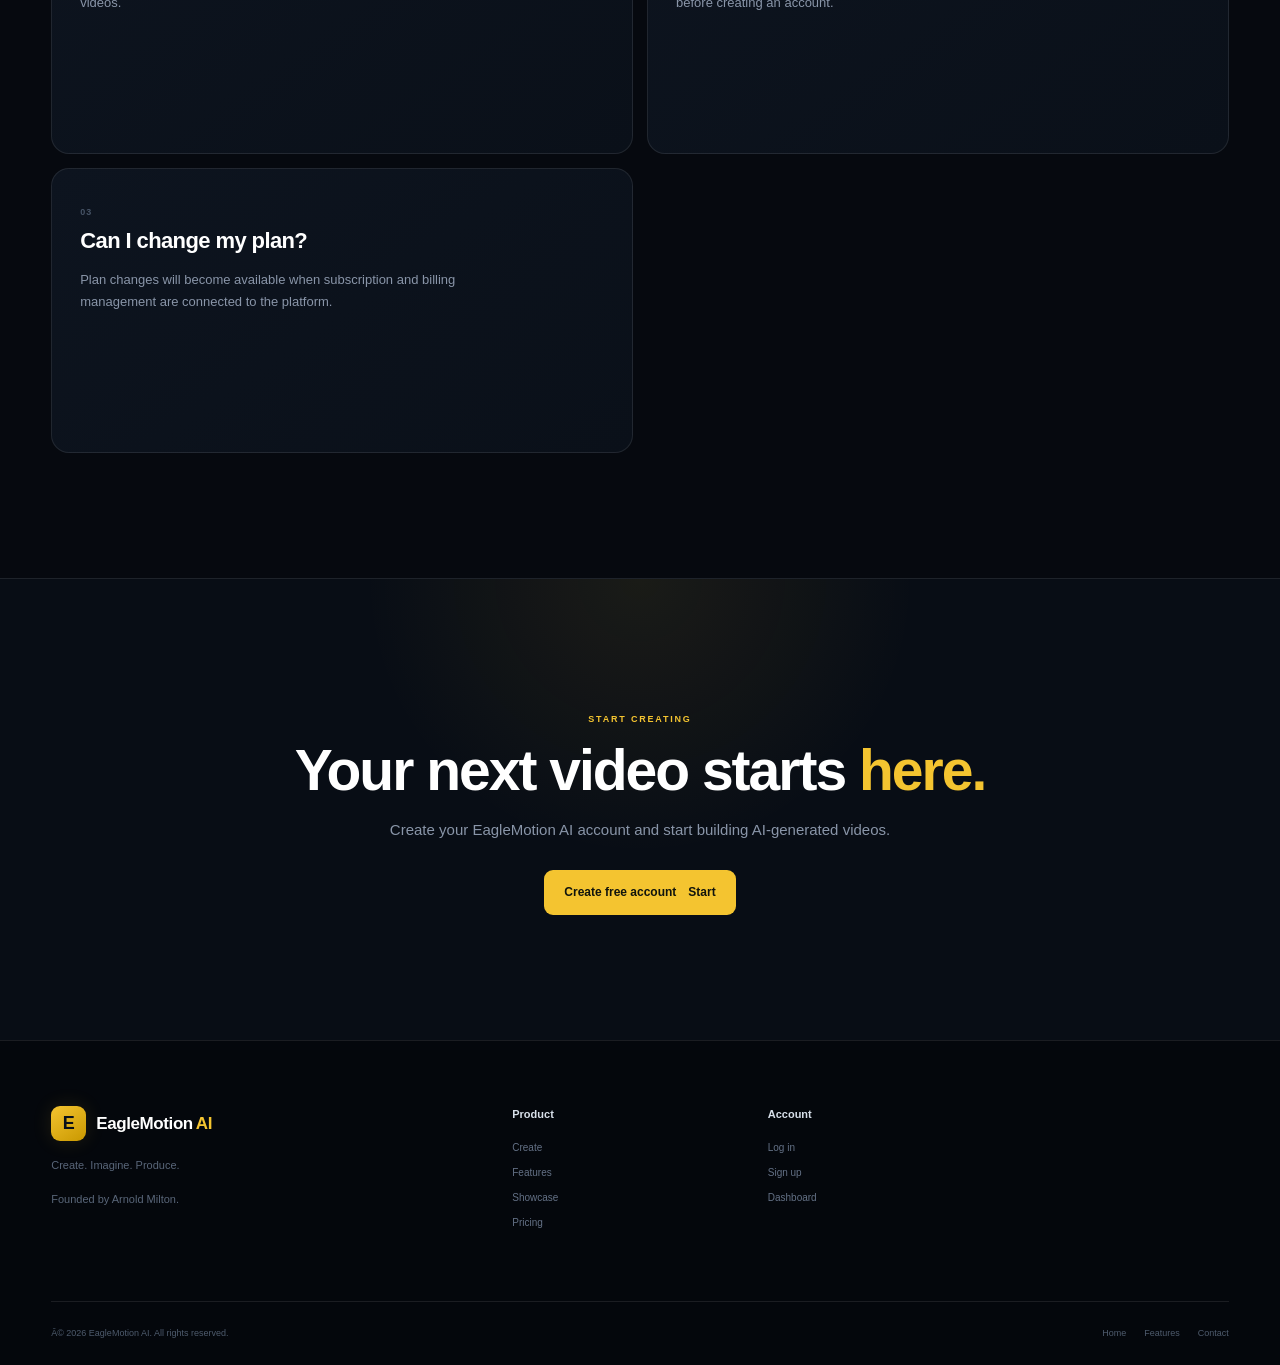
<file: frontend/pricing.html>
﻿<!DOCTYPE html>
<html lang="en">
<head>
    <meta charset="UTF-8">
    <meta name="viewport" content="width=device-width, initial-scale=1.0">

    <title>Pricing | EagleMotion AI</title>

    <meta
        name="description"
        content="Explore EagleMotion AI plans for AI video creation."
    >

    <link rel="stylesheet" href="CSS/style.css">
    <link rel="icon" type="image/svg+xml" href="eaglemotion-favicon.svg">
</head>

<body>

    <!-- Navigation -->
    <header class="site-header">

        <div class="nav-container">

            <a href="index.html" class="brand">
                <div class="brand-icon">E</div>

                <div class="brand-name">
                    EagleMotion<span>AI</span>
                </div>
            </a>

            <nav class="main-nav">
                <a href="studio.html">Create</a>
                <a href="features.html">Features</a>
                <a href="showcase.html">Showcase</a>
                <a href="pricing.html" class="active">Pricing</a>
            </nav>

            <div class="nav-actions">
                <a href="login.html" class="login-button">
                    Log in
                </a>

                <a href="register.html" class="signup-button">
                    Get started
                </a>
            </div>

        </div>

    </header>


    <main>

        <!-- Hero -->
        <section class="hero">

            <div class="hero-container">

                <div class="hero-content">

                    <div class="hero-badge">
                        <span class="status-dot"></span>
                        EagleMotion AI Plans
                    </div>

                    <h1>
                        Create more with the right
                        <span class="gold-text">plan.</span>
                    </h1>

                    <p class="hero-description">
                        Start creating AI-generated videos with
                        EagleMotion AI. Choose the plan that fits
                        your video creation needs.
                    </p>

                    <div class="hero-actions">

                        <a
                            href="register.html"
                            class="cta-button"
                        >
                            Start for free
                            <span>Start</span>
                        </a>

                        <a
                            href="studio.html"
                            class="secondary-button"
                        >
                            Open Studio
                        </a>

                    </div>

                </div>


                <div class="hero-preview">

                    <div class="preview-window">

                        <div class="preview-header">

                            <div class="window-dots">
                                <span></span>
                                <span></span>
                                <span></span>
                            </div>

                            <div class="preview-title">
                                EagleMotion Studio
                            </div>

                            <div class="preview-status">
                                AI VIDEO
                            </div>

                        </div>


                        <div class="preview-content">

                            <div class="preview-image">

                                <div class="preview-overlay">

                                    <div class="preview-caption">
                                        Create with AI
                                    </div>

                                </div>

                            </div>

                        </div>


                        <div class="preview-controls">

                            <div class="timeline">
                                <span class="timeline-progress"></span>
                            </div>

                            <div class="control-row">

                                <span>
                                    AI Generation
                                </span>

                                <span>
                                    Video Studio
                                </span>

                            </div>

                        </div>

                    </div>

                </div>

            </div>

        </section>


        <!-- Pricing Plans -->
        <section class="features-section">

            <div class="container">

                <div class="section-header">

                    <span class="section-eyebrow">
                        SIMPLE PRICING
                    </span>

                    <h2>
                        Choose your
                        <span class="gold-text">plan.</span>
                    </h2>

                    <p>
                        Start with a free account and upgrade when
                        you need more video generation capacity.
                    </p>

                </div>


                <div class="feature-grid pricing-grid">

                    <!-- Free -->
                    <article class="feature-card pricing-card">

                        <span class="feature-number">
                            01
                        </span>

                        <div class="feature-icon">
                            E
                        </div>

                        <h3>
                            Free
                        </h3>

                        <p>
                            Explore EagleMotion AI and start creating
                            AI-generated videos.
                        </p>

                        <div class="pricing-price">
                            <strong>$0</strong>
                            <span>/ month</span>
                        </div>

                        <ul class="pricing-features">

                            <li>
                                EagleMotion AI account
                            </li>

                            <li>
                                Access to Studio
                            </li>

                            <li>
                                Video creation access
                            </li>

                            <li>
                                Personal workspace
                            </li>

                        </ul>

                        <a
                            href="register.html"
                            class="secondary-button pricing-button"
                        >
                            Create free account
                        </a>

                    </article>


                    <!-- Creator -->
                    <article class="feature-card pricing-card pricing-featured">

                        <span class="feature-number">
                            02
                        </span>

                        <div class="feature-icon">
                            C
                        </div>

                        <h3>
                            Creator
                        </h3>

                        <p>
                            For creators who need more capacity
                            for regular AI video production.
                        </p>

                        <div class="pricing-price">
                            <strong>$19</strong>
                            <span>/ month</span>
                        </div>

                        <ul class="pricing-features">

                            <li>
                                Increased video generation capacity
                            </li>

                            <li>
                                Higher generation limits
                            </li>

                            <li>
                                Extended video options
                            </li>

                            <li>
                                AI voice and audio tools
                            </li>

                            <li>
                                Larger project workspace
                            </li>

                        </ul>

                        <a
                            href="register.html"
                            class="cta-button pricing-button"
                        >
                            Get Creator
                            <span>Start</span>
                        </a>

                    </article>


                    <!-- Pro -->
                    <article class="feature-card pricing-card">

                        <span class="feature-number">
                            03
                        </span>

                        <div class="feature-icon">
                            P
                        </div>

                        <h3>
                            Pro
                        </h3>

                        <p>
                            For professional creators producing
                            videos at higher volume.
                        </p>

                        <div class="pricing-price">
                            <strong>$49</strong>
                            <span>/ month</span>
                        </div>

                        <ul class="pricing-features">

                            <li>
                                Higher generation limits
                            </li>

                            <li>
                                Advanced generation settings
                            </li>

                            <li>
                                High-quality exports
                            </li>

                            <li>
                                Advanced AI audio tools
                            </li>

                            <li>
                                Larger project workspace
                            </li>

                        </ul>

                        <a
                            href="register.html"
                            class="secondary-button pricing-button"
                        >
                            Get Pro
                        </a>

                    </article>

                </div>


                <p
                    style="
                        text-align:center;
                        color:#64748b;
                        font-size:12px;
                        margin-top:24px;
                    "
                >
                    Paid subscriptions and billing will be connected
                    to EagleMotion AI as the platform billing system
                    is implemented.
                </p>

            </div>

        </section>


        <!-- How It Works -->
        <section class="workflow-section">

            <div class="container">

                <div class="section-header">

                    <span class="section-eyebrow">
                        HOW IT WORKS
                    </span>

                    <h2>
                        Create videos in
                        <span class="gold-text">three steps.</span>
                    </h2>

                    <p>
                        Your EagleMotion AI account keeps your
                        generated videos and projects connected
                        to your workspace.
                    </p>

                </div>


                <div class="workflow">

                    <div class="workflow-step">

                        <div class="workflow-number">
                            01
                        </div>

                        <h3>
                            Sign Up
                        </h3>

                        <p>
                            Create your EagleMotion AI account.
                        </p>

                    </div>


                    <div class="workflow-line"></div>


                    <div class="workflow-step">

                        <div class="workflow-number">
                            02
                        </div>

                        <h3>
                            Create
                        </h3>

                        <p>
                            Open Studio and prepare your video.
                        </p>

                    </div>


                    <div class="workflow-line"></div>


                    <div class="workflow-step">

                        <div class="workflow-number">
                            03
                        </div>

                        <h3>
                            Export
                        </h3>

                        <p>
                            Save and export your finished video.
                        </p>

                    </div>

                </div>

            </div>

        </section>


        <!-- FAQ -->
        <section class="features-section">

            <div class="container">

                <div class="section-header">

                    <span class="section-eyebrow">
                        QUESTIONS
                    </span>

                    <h2>
                        Pricing
                        <span class="gold-text">FAQ.</span>
                    </h2>

                </div>


                <div class="feature-grid">

                    <article class="feature-card">

                        <span class="feature-number">
                            01
                        </span>

                        <h3>
                            Do I need an account?
                        </h3>

                        <p>
                            Yes. An EagleMotion AI account is required
                            to create and save videos.
                        </p>

                    </article>


                    <article class="feature-card">

                        <span class="feature-number">
                            02
                        </span>

                        <h3>
                            Can I explore before signing up?
                        </h3>

                        <p>
                            Yes. You can explore the homepage, features,
                            showcase and pricing before creating an account.
                        </p>

                    </article>


                    <article class="feature-card">

                        <span class="feature-number">
                            03
                        </span>

                        <h3>
                            Can I change my plan?
                        </h3>

                        <p>
                            Plan changes will become available when
                            subscription and billing management are
                            connected to the platform.
                        </p>

                    </article>

                </div>

            </div>

        </section>


        <!-- Final CTA -->
        <section class="final-cta">

            <div class="container">

                <div class="cta-content">

                    <span class="section-eyebrow">
                        START CREATING
                    </span>

                    <h2>
                        Your next video starts
                        <span class="gold-text">here.</span>
                    </h2>

                    <p>
                        Create your EagleMotion AI account and
                        start building AI-generated videos.
                    </p>

                    <a
                        href="register.html"
                        class="cta-button"
                    >
                        Create free account
                        <span>Start</span>
                    </a>

                </div>

            </div>

        </section>

    </main>


    <!-- Footer -->
    <footer class="site-footer">

        <div class="container footer-main">

            <div class="footer-brand">

                <a href="index.html" class="brand">

                    <div class="brand-icon">
                        E
                    </div>

                    <div class="brand-name">
                        EagleMotion<span>AI</span>
                    </div>

                </a>

                <p>
                    Create. Imagine. Produce.
                </p>

                <p class="founder-credit">
                    Founded by Arnold Milton.
                </p>

            </div>


            <div class="footer-column">

                <h4>
                    Product
                </h4>

                <a href="studio.html">
                    Create
                </a>

                <a href="features.html">
                    Features
                </a>

                <a href="showcase.html">
                    Showcase
                </a>

                <a href="pricing.html">
                    Pricing
                </a>

            </div>


            <div class="footer-column">

                <h4>
                    Account
                </h4>

                <a href="login.html">
                    Log in
                </a>

                <a href="register.html">
                    Sign up
                </a>

                <a href="dashboard.html">
                    Dashboard
                </a>

            </div>

        </div>


        <div class="container footer-bottom">

            <p>
                Â© 2026 EagleMotion AI. All rights reserved.
            </p>

            <div class="footer-legal">

                <a href="index.html">
                    Home
                </a>

                <a href="features.html">
                    Features
                </a>

                <a href="contact.html">
                    Contact
                </a>

            </div>

        </div>

    </footer>


    <script src="js/app.js"></script>

</body>
</html>
</file>
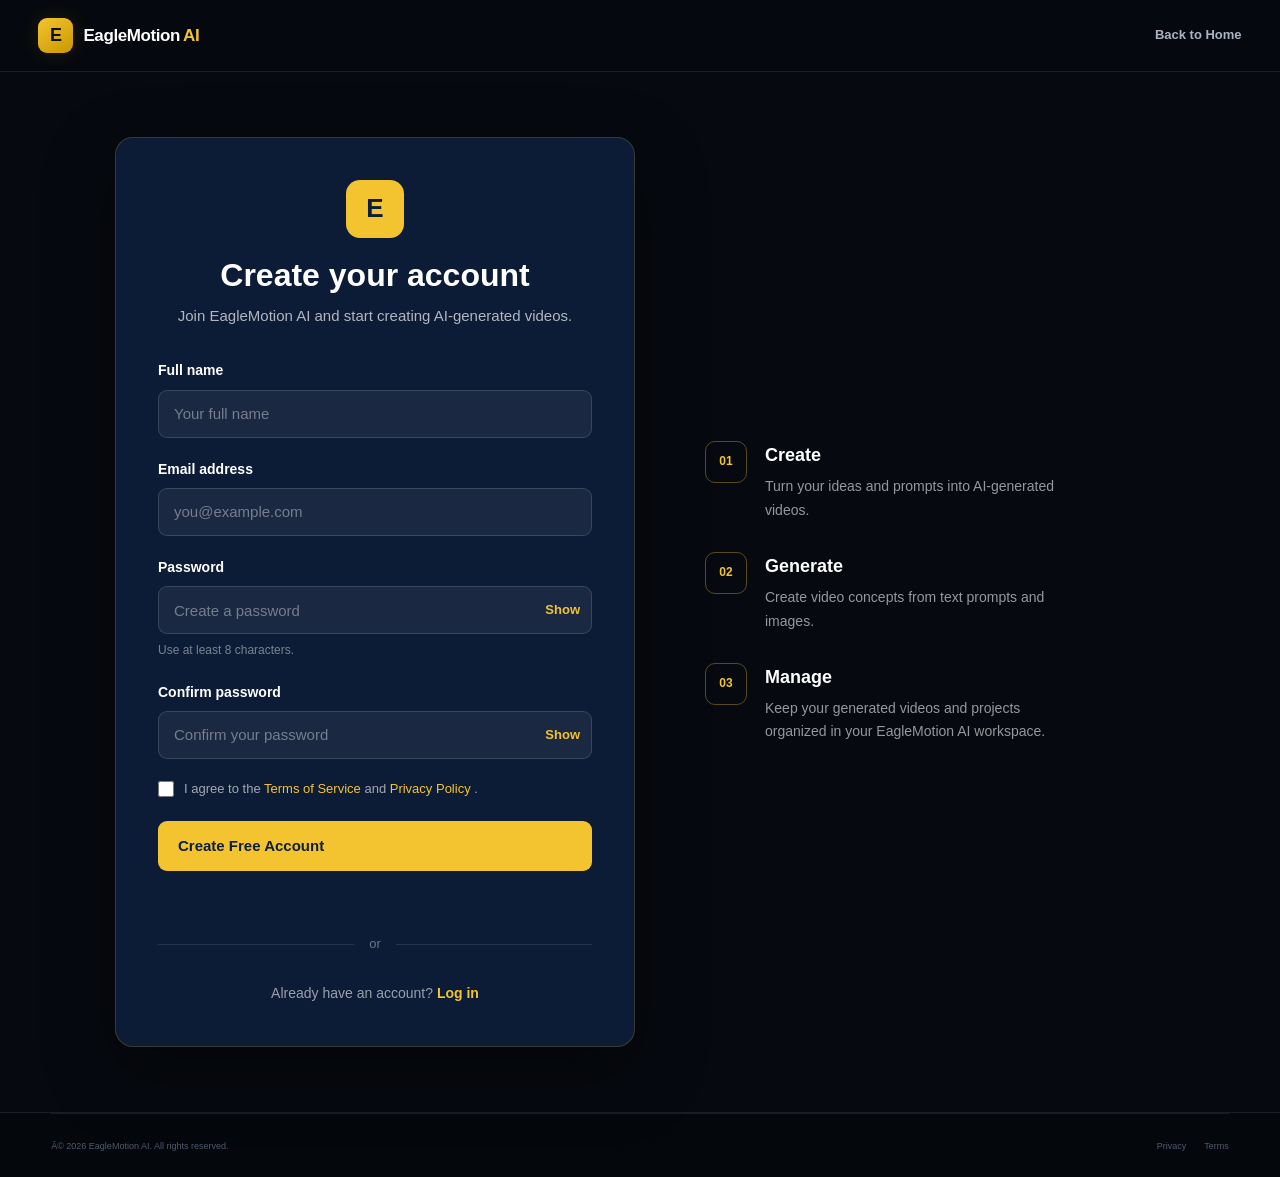
<file: frontend/register.html>
﻿<!DOCTYPE html>

<html lang="en">
<head>
    <meta charset="UTF-8">
    <meta name="viewport" content="width=device-width, initial-scale=1.0">

<title>Create Account | EagleMotion AI</title>

<meta
    name="description"
    content="Create an EagleMotion AI account and start creating AI-generated videos."
>

<link rel="stylesheet" href="CSS/style.css">

<style>
    /* =====================================================
       EAGLEMOTION AI REGISTER PAGE
    ===================================================== */

    .auth-page {
        min-height: calc(100vh - 150px);
        padding: 65px 24px;
        display: flex;
        align-items: center;
        justify-content: center;
    }

    .auth-container {
        width: 100%;
        max-width: 1050px;
        display: grid;
        grid-template-columns: minmax(0, 520px) minmax(280px, 380px);
        gap: 70px;
        align-items: center;
        margin: 0 auto;
    }

    .auth-card {
        width: 100%;
        box-sizing: border-box;
        background: rgba(15, 31, 58, 0.92);
        border: 1px solid rgba(244, 196, 48, 0.18);
        border-radius: 18px;
        padding: 42px;
        box-shadow: 0 25px 70px rgba(0, 0, 0, 0.35);
    }

    .auth-header {
        text-align: center;
        margin-bottom: 30px;
    }

    .auth-icon {
        width: 58px;
        height: 58px;
        margin: 0 auto 18px;
        display: flex;
        align-items: center;
        justify-content: center;
        border-radius: 14px;
        background: #f4c430;
        color: #0b1f3a;
        font-size: 26px;
        font-weight: 800;
    }

    .auth-header h1 {
        margin: 0 0 10px;
        color: #ffffff;
        font-size: 32px;
        line-height: 1.2;
    }

    .auth-header p {
        max-width: 430px;
        margin: 0 auto;
        color: rgba(255, 255, 255, 0.68);
        font-size: 15px;
        line-height: 1.65;
    }

    .auth-form {
        width: 100%;
    }

    .form-group {
        margin-bottom: 20px;
    }

    .form-group label {
        display: block;
        margin-bottom: 8px;
        color: #ffffff;
        font-size: 14px;
        font-weight: 600;
    }

    .form-group input[type="text"],
    .form-group input[type="email"],
    .form-group input[type="password"] {
        width: 100%;
        height: 48px;
        box-sizing: border-box;
        padding: 12px 15px;
        border: 1px solid rgba(255, 255, 255, 0.14);
        border-radius: 9px;
        background: rgba(255, 255, 255, 0.055);
        color: #ffffff;
        font-size: 15px;
        outline: none;
        transition: border-color 0.2s ease, background 0.2s ease;
    }

    .form-group input:focus {
        border-color: #f4c430;
        background: rgba(255, 255, 255, 0.08);
    }

    .form-group input::placeholder {
        color: rgba(255, 255, 255, 0.4);
    }

    .password-input-wrap {
        position: relative;
    }

    .password-input-wrap input {
        padding-right: 65px !important;
    }

    .password-toggle {
        position: absolute;
        right: 12px;
        top: 50%;
        transform: translateY(-50%);
        border: 0;
        background: transparent;
        color: #f4c430;
        cursor: pointer;
        font-size: 13px;
        font-weight: 600;
    }

    .form-hint {
        display: block;
        margin-top: 7px;
        color: rgba(255, 255, 255, 0.45);
        font-size: 12px;
    }

    .terms-row {
        margin: 5px 0 22px;
    }

    .checkbox-label {
        display: flex !important;
        align-items: flex-start;
        gap: 10px;
        margin: 0 !important;
        color: rgba(255, 255, 255, 0.62) !important;
        font-size: 13px !important;
        font-weight: 400 !important;
        line-height: 1.55;
        cursor: pointer;
    }

    .checkbox-label input[type="checkbox"] {
        flex: 0 0 auto;
        width: 16px;
        height: 16px;
        margin-top: 2px;
        accent-color: #f4c430;
    }

    .checkbox-label a {
        color: #f4c430;
        text-decoration: none;
    }

    .checkbox-label a:hover {
        text-decoration: underline;
    }

    .auth-submit {
        width: 100%;
        min-height: 50px;
        border: 0;
        border-radius: 9px;
        background: #f4c430;
        color: #0b1f3a;
        font-size: 15px;
        font-weight: 700;
        cursor: pointer;
        transition: transform 0.2s ease, opacity 0.2s ease;
    }

    .auth-submit:hover {
        transform: translateY(-1px);
        opacity: 0.92;
    }

    .auth-submit:disabled {
        opacity: 0.6;
        cursor: not-allowed;
        transform: none;
    }

    .auth-message {
        min-height: 22px;
        margin-top: 14px;
        text-align: center;
        color: #ffffff;
        font-size: 14px;
        line-height: 1.5;
    }

    .auth-divider {
        display: flex;
        align-items: center;
        gap: 15px;
        margin: 27px 0;
        color: rgba(255, 255, 255, 0.4);
        font-size: 13px;
    }

    .auth-divider::before,
    .auth-divider::after {
        content: "";
        flex: 1;
        height: 1px;
        background: rgba(255, 255, 255, 0.1);
    }

    .auth-footer {
        text-align: center;
    }

    .auth-footer p {
        margin: 0;
        color: rgba(255, 255, 255, 0.58);
        font-size: 14px;
    }

    .auth-footer a {
        color: #f4c430;
        font-weight: 600;
        text-decoration: none;
    }

    .auth-footer a:hover {
        text-decoration: underline;
    }

    /* BENEFITS */

    .auth-benefits {
        display: flex;
        flex-direction: column;
        gap: 30px;
    }

    .auth-benefit {
        display: flex;
        align-items: flex-start;
        gap: 18px;
    }

    .auth-benefit > span {
        flex: 0 0 auto;
        width: 42px;
        height: 42px;
        display: flex;
        align-items: center;
        justify-content: center;
        border: 1px solid rgba(244, 196, 48, 0.35);
        border-radius: 10px;
        color: #f4c430;
        font-size: 12px;
        font-weight: 700;
    }

    .auth-benefit h3 {
        margin: 0 0 6px;
        color: #ffffff;
        font-size: 18px;
    }

    .auth-benefit p {
        margin: 0;
        color: rgba(255, 255, 255, 0.58);
        font-size: 14px;
        line-height: 1.65;
    }

    /* MOBILE */

    @media (max-width: 850px) {

        .auth-container {
            grid-template-columns: 1fr;
            max-width: 560px;
            gap: 45px;
        }

        .auth-benefits {
            display: grid;
            grid-template-columns: repeat(3, 1fr);
            gap: 18px;
        }

        .auth-benefit {
            display: block;
        }

        .auth-benefit > span {
            margin-bottom: 12px;
        }
    }

    @media (max-width: 600px) {

        .auth-page {
            padding: 40px 18px;
        }

        .auth-card {
            padding: 30px 22px;
        }

        .auth-header h1 {
            font-size: 28px;
        }

        .auth-benefits {
            grid-template-columns: 1fr;
        }

        .auth-benefit {
            display: flex;
        }

        .auth-benefit > span {
            margin-bottom: 0;
        }
    }
</style>

    <link rel="icon" type="image/svg+xml" href="eaglemotion-favicon.svg">
</head>

<body>

<header class="site-header">

<div class="nav-container">

    <a href="index.html" class="brand">

        <div class="brand-icon">
            E
        </div>

        <div class="brand-name">
            EagleMotion<span>AI</span>
        </div>

    </a>

    <a href="index.html" class="login-button">
        Back to Home
    </a>

</div>

</header>

<main class="auth-page">

<section class="auth-container">

    <div class="auth-card">

        <div class="auth-header">

            <div class="auth-icon">
                E
            </div>

            <h1>
                Create your account
            </h1>

            <p>
                Join EagleMotion AI and start creating
                AI-generated videos.
            </p>

        </div>


        <form
            id="registerForm"
            class="auth-form"
            novalidate
        >

            <div class="form-group">

                <label for="name">
                    Full name
                </label>

                <input
                    type="text"
                    id="name"
                    name="name"
                    placeholder="Your full name"
                    autocomplete="name"
                    required
                >

            </div>


            <div class="form-group">

                <label for="email">
                    Email address
                </label>

                <input
                    type="email"
                    id="email"
                    name="email"
                    placeholder="you@example.com"
                    autocomplete="email"
                    required
                >

            </div>


            <div class="form-group">

                <label for="password">
                    Password
                </label>

                <div class="password-input-wrap">

                    <input
                        type="password"
                        id="password"
                        name="password"
                        placeholder="Create a password"
                        autocomplete="new-password"
                        minlength="8"
                        required
                    >

                    <button
                        type="button"
                        class="password-toggle"
                        data-password-toggle="password"
                        aria-label="Show password"
                    >
                        Show
                    </button>

                </div>

                <small class="form-hint">
                    Use at least 8 characters.
                </small>

            </div>


            <div class="form-group">

                <label for="confirmPassword">
                    Confirm password
                </label>

                <div class="password-input-wrap">

                    <input
                        type="password"
                        id="confirmPassword"
                        name="confirmPassword"
                        placeholder="Confirm your password"
                        autocomplete="new-password"
                        minlength="8"
                        required
                    >

                    <button
                        type="button"
                        class="password-toggle"
                        data-password-toggle="confirmPassword"
                        aria-label="Show password"
                    >
                        Show
                    </button>

                </div>

            </div>


            <div class="terms-row">

                <label class="checkbox-label">

                    <input
                        type="checkbox"
                        id="terms"
                        name="terms"
                        required
                    >

                    <span>
                        I agree to the
                        <a href="terms.html">
                            Terms of Service
                        </a>
                        and
                        <a href="privacy.html">
                            Privacy Policy
                        </a>.
                    </span>

                </label>

            </div>


            <button
                type="submit"
                class="cta-button auth-submit"
            >
                Create Free Account
            </button>


            <div
                id="authMessage"
                class="auth-message"
                role="alert"
                aria-live="polite"
            ></div>

        </form>


        <div class="auth-divider">
            <span>or</span>
        </div>


        <div class="auth-footer">

            <p>
                Already have an account?
                <a href="login.html">
                    Log in
                </a>
            </p>

        </div>

    </div>


    <div class="auth-benefits">

        <div class="auth-benefit">

            <span>01</span>

            <div>

                <h3>
                    Create
                </h3>

                <p>
                    Turn your ideas and prompts into
                    AI-generated videos.
                </p>

            </div>

        </div>


        <div class="auth-benefit">

            <span>02</span>

            <div>

                <h3>
                    Generate
                </h3>

                <p>
                    Create video concepts from text prompts
                    and images.
                </p>

            </div>

        </div>


        <div class="auth-benefit">

            <span>03</span>

            <div>

                <h3>
                    Manage
                </h3>

                <p>
                    Keep your generated videos and projects
                    organized in your EagleMotion AI workspace.
                </p>

            </div>

        </div>

    </div>

</section>

</main>

<footer class="site-footer">

<div class="container footer-bottom">

    <p>
        Â© 2026 EagleMotion AI. All rights reserved.
    </p>

    <div class="footer-legal">

        <a href="privacy.html">
            Privacy
        </a>

        <a href="terms.html">
            Terms
        </a>

    </div>

</div>

</footer>

<script src="js/app.js"></script>

<script src="js/auth.js"></script>

</body>
</html>
</file>
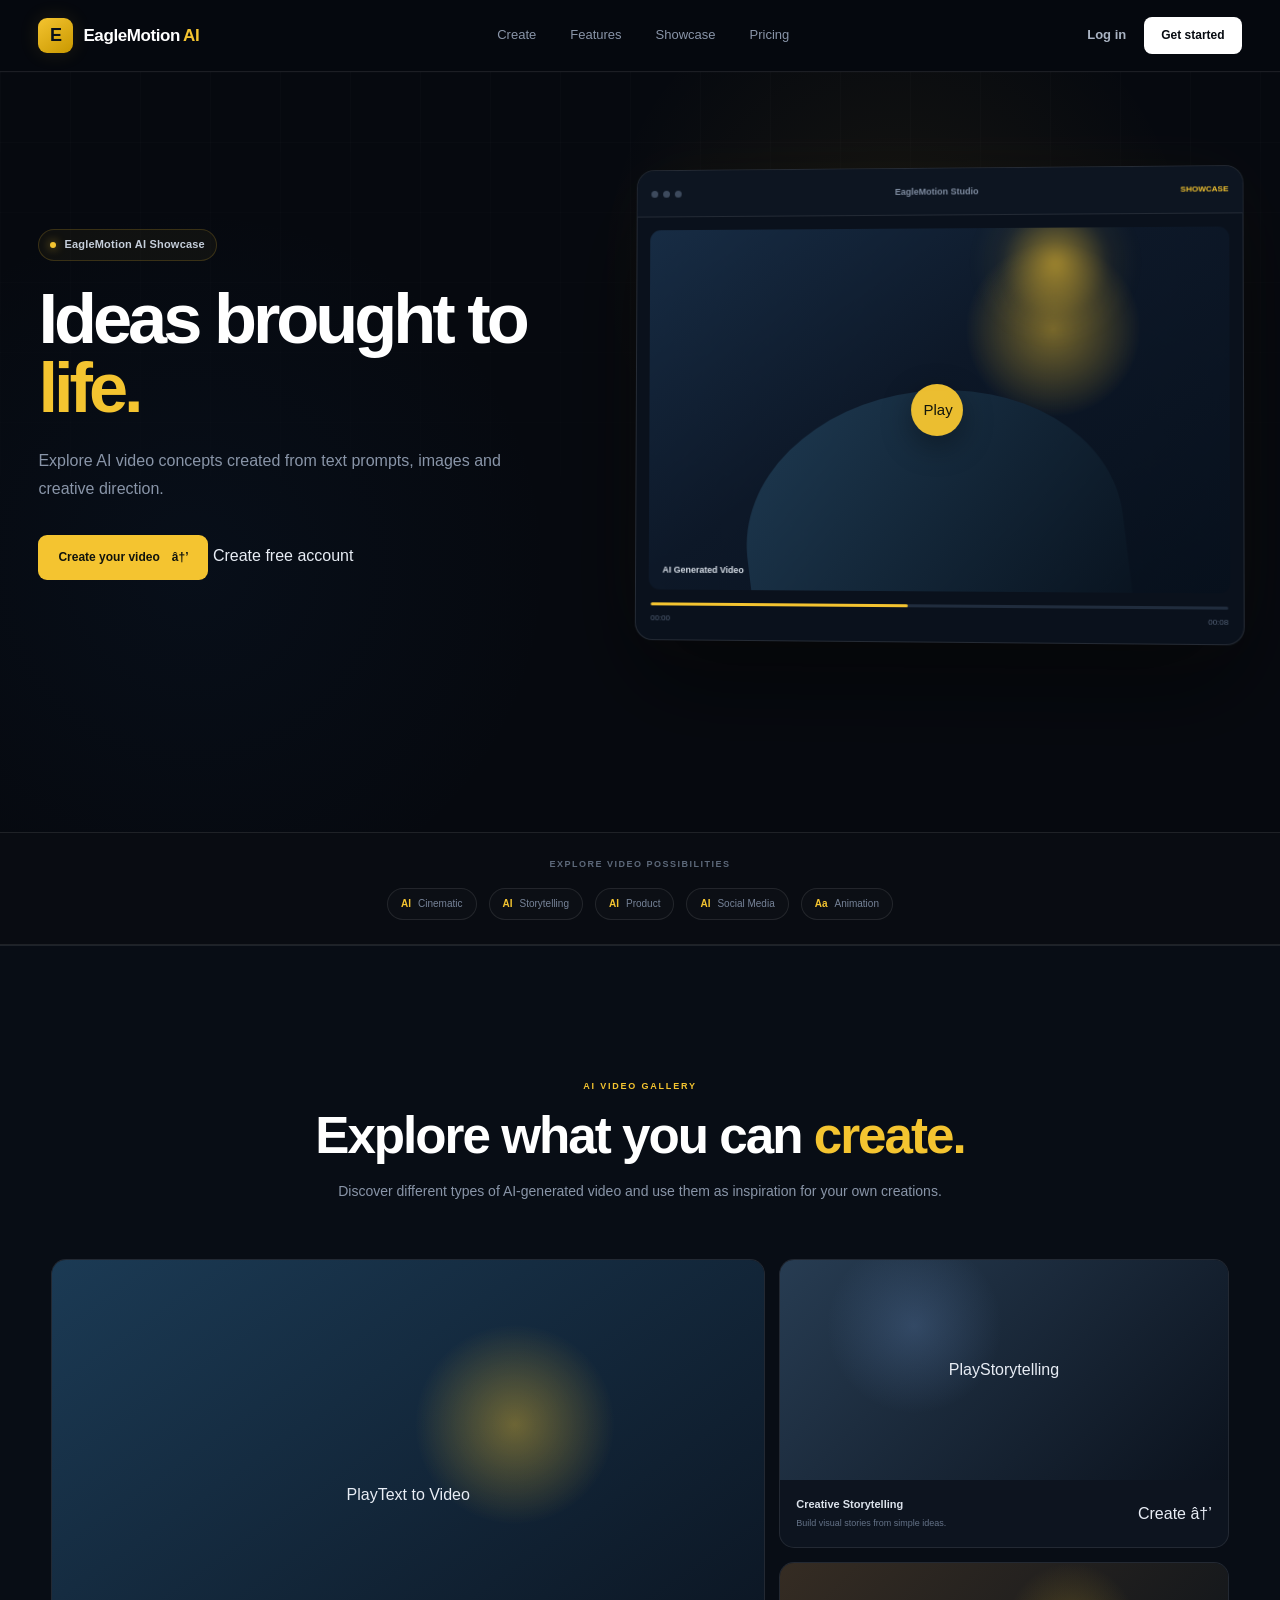
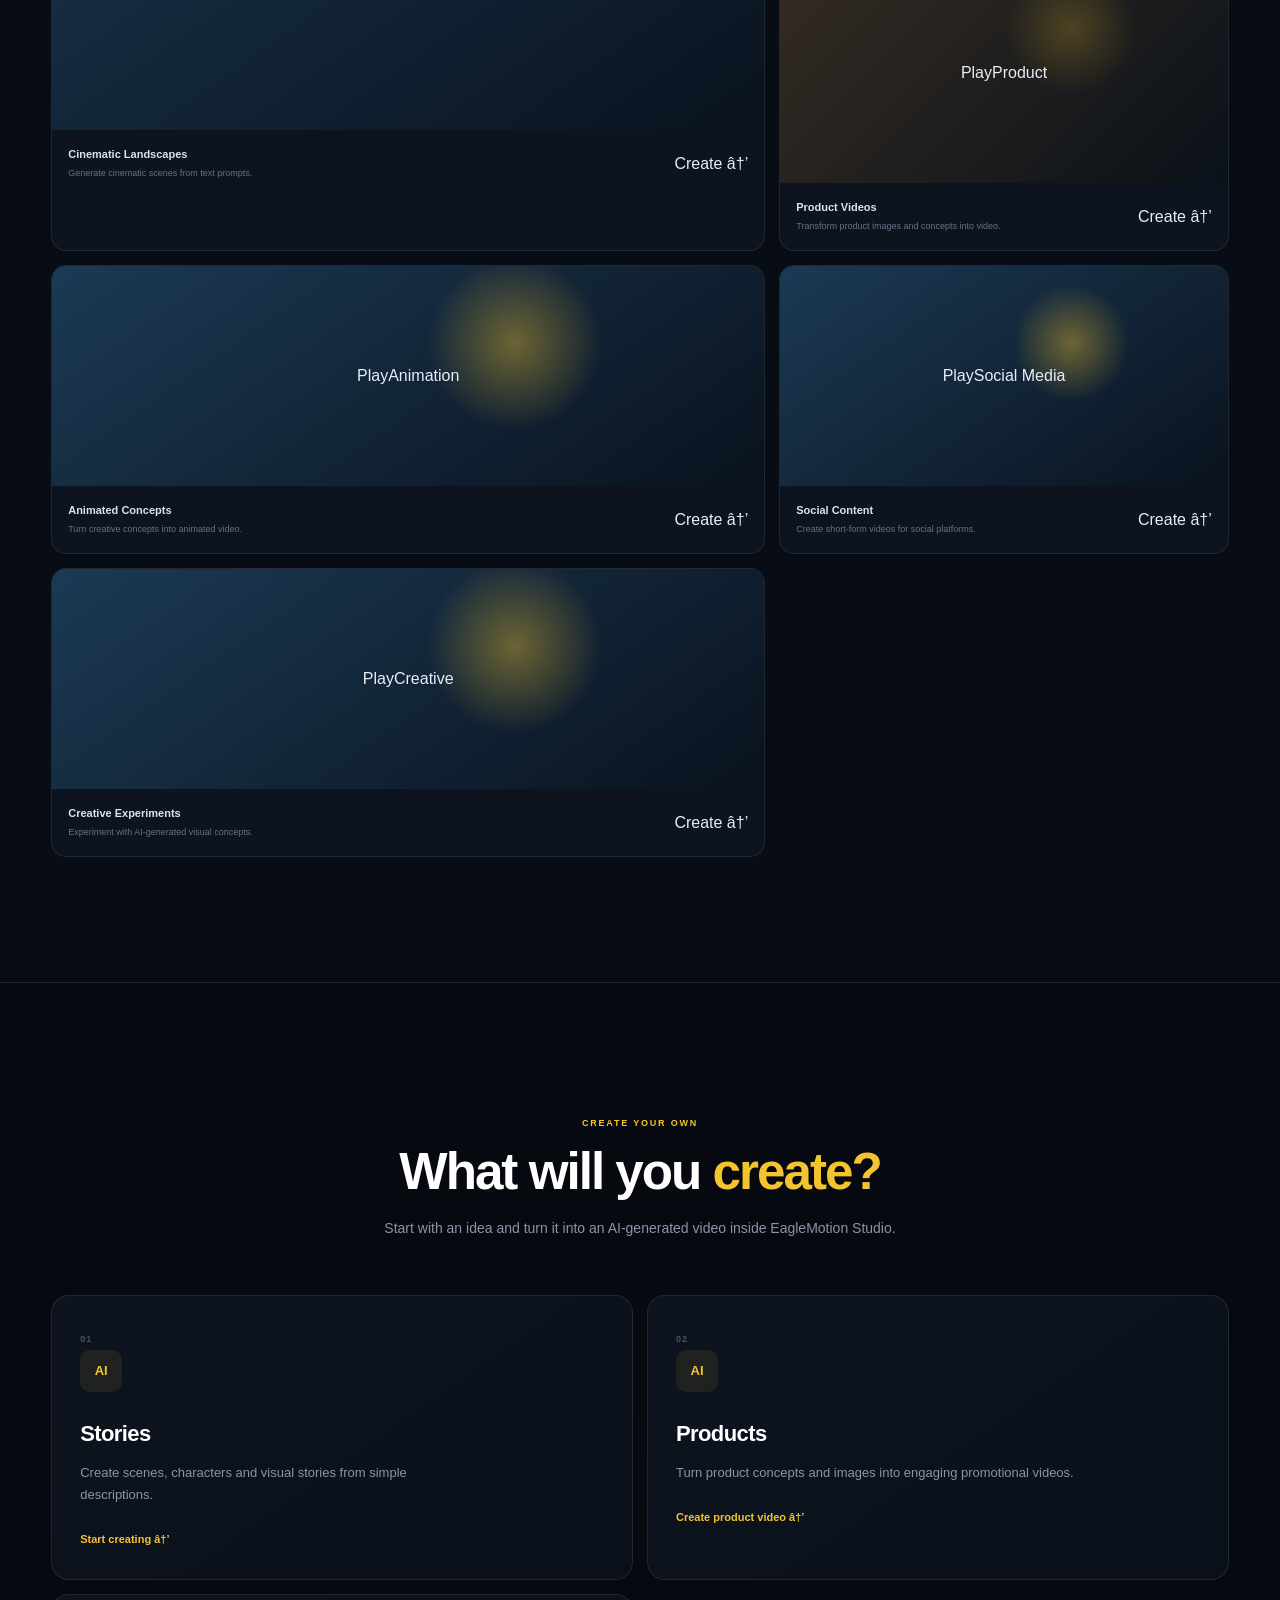
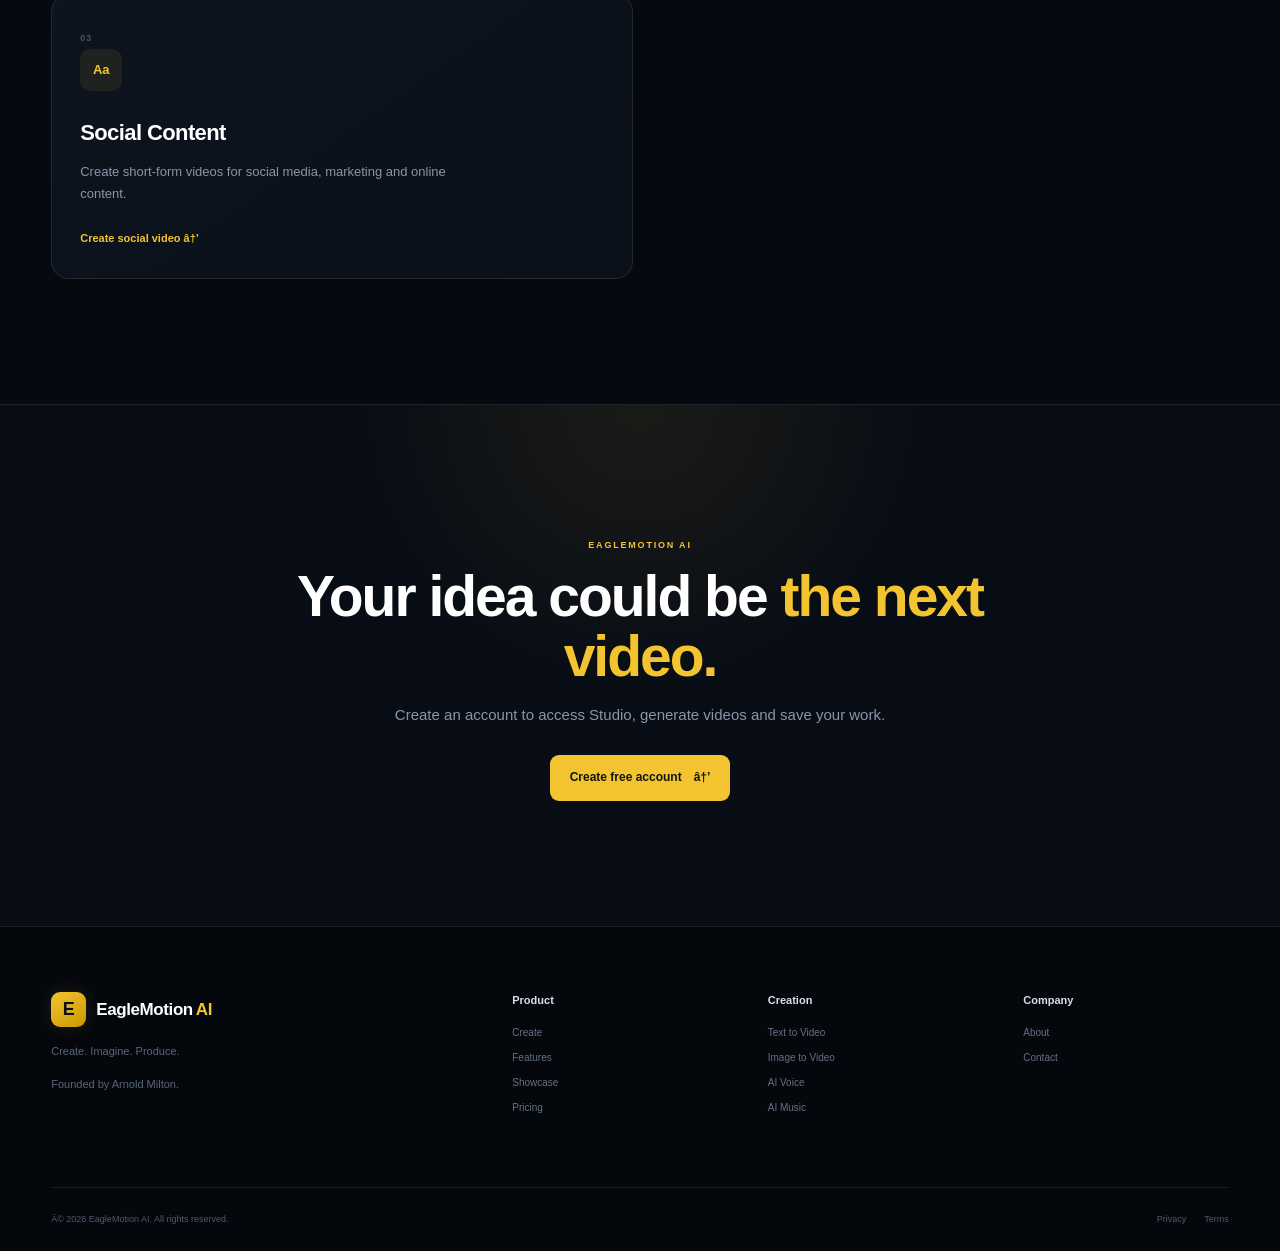
<file: frontend/showcase.html>
﻿<!DOCTYPE html>
<html lang="en">
<head>
    <meta charset="UTF-8">
    <meta name="viewport" content="width=device-width, initial-scale=1.0">

    <title>Showcase | EagleMotion AI</title>

    <meta
        name="description"
        content="Explore AI video creations and discover what you can create with EagleMotion AI."
    >

    <link rel="stylesheet" href="CSS/style.css">
    <link rel="icon" type="image/svg+xml" href="eaglemotion-favicon.svg">
</head>

<body>

    <!-- =====================================================
         NAVIGATION
    ====================================================== -->

    <header class="site-header">

        <div class="nav-container">

            <a href="index.html" class="brand">

                <div class="brand-icon">
                    E
                </div>

                <div class="brand-name">
                    EagleMotion<span>AI</span>
                </div>

            </a>


            <nav class="main-nav">

                <a href="studio.html">
                    Create
                </a>

                <a href="features.html">
                    Features
                </a>

                <a
                    href="showcase.html"
                    class="active"
                >
                    Showcase
                </a>

                <a href="pricing.html">
                    Pricing
                </a>

            </nav>


            <div class="nav-actions">

                <a
                    href="login.html"
                    class="login-button"
                >
                    Log in
                </a>

                <a
                    href="register.html"
                    class="signup-button"
                >
                    Get started
                </a>

            </div>

        </div>

    </header>


    <!-- =====================================================
         MAIN CONTENT
    ====================================================== -->

    <main>


        <!-- =================================================
             SHOWCASE HERO
        ================================================== -->

        <section class="hero">

            <div class="hero-container">

                <div class="hero-content">

                    <div class="hero-badge">

                        <span class="status-dot"></span>

                        EagleMotion AI Showcase

                    </div>


                    <h1>

                        Ideas brought to

                        <span class="gold-text">
                            life.
                        </span>

                    </h1>


                    <p class="hero-description">

                        Explore AI video concepts created from
                        text prompts, images and creative direction.

                    </p>


                    <div class="hero-actions">

                        <a
                            href="studio.html"
                            class="cta-button"
                        >
                            Create your video
                            <span>â†’</span>
                        </a>


                        <a
                            href="register.html"
                            class="secondary-button"
                        >
                            Create free account
                        </a>

                    </div>

                </div>


                <!-- SHOWCASE PREVIEW -->

                <div class="hero-preview">

                    <div class="preview-window">

                        <div class="preview-header">

                            <div class="window-dots">

                                <span></span>
                                <span></span>
                                <span></span>

                            </div>


                            <div class="preview-title">
                                EagleMotion Studio
                            </div>


                            <div class="preview-status">
                                SHOWCASE
                            </div>

                        </div>


                        <div class="preview-content">

                            <div class="preview-image">

                                <div class="preview-overlay">

                                    <div class="preview-play">
                                        Play
                                    </div>

                                    <div class="preview-caption">
                                        AI Generated Video
                                    </div>

                                </div>

                            </div>

                        </div>


                        <div class="preview-controls">

                            <div class="timeline">

                                <span class="timeline-progress"></span>

                            </div>


                            <div class="control-row">

                                <span>
                                    00:00
                                </span>

                                <span>
                                    00:08
                                </span>

                            </div>

                        </div>

                    </div>

                </div>

            </div>

        </section>


        <!-- =====================================================
             CREATIVE CATEGORIES
        ====================================================== -->

        <section class="capabilities">

            <div class="container">

                <p class="capabilities-label">
                    EXPLORE VIDEO POSSIBILITIES
                </p>


                <div class="capabilities-grid">

                    <div class="capability">
                        <span>AI</span>
                        Cinematic
                    </div>

                    <div class="capability">
                        <span>AI</span>
                        Storytelling
                    </div>

                    <div class="capability">
                        <span>AI</span>
                        Product
                    </div>

                    <div class="capability">
                        <span>AI</span>
                        Social Media
                    </div>

                    <div class="capability">
                        <span>Aa</span>
                        Animation
                    </div>

                </div>

            </div>

        </section>


        <!-- =====================================================
             VIDEO GALLERY
        ====================================================== -->

        <section class="showcase-section">

            <div class="container">

                <div class="section-header">

                    <span class="section-eyebrow">
                        AI VIDEO GALLERY
                    </span>


                    <h2>

                        Explore what you can

                        <span class="gold-text">
                            create.
                        </span>

                    </h2>


                    <p>

                        Discover different types of AI-generated
                        video and use them as inspiration for
                        your own creations.

                    </p>

                </div>


                <div class="showcase-grid">


                    <!-- VIDEO 1 -->

                    <article class="showcase-card showcase-large">

                        <div class="showcase-image">

                            <div class="showcase-play">
                                Play
                            </div>


                            <div class="showcase-label">
                                Text to Video
                            </div>

                        </div>


                        <div class="showcase-info">

                            <div>

                                <strong>
                                    Cinematic Landscapes
                                </strong>


                                <small>
                                    Generate cinematic scenes
                                    from text prompts.
                                </small>

                            </div>


                            <a href="studio.html">
                                Create â†’
                            </a>

                        </div>

                    </article>


                    <!-- VIDEO 2 -->

                    <article class="showcase-card">

                        <div class="showcase-image showcase-image-two">

                            <div class="showcase-play">
                                Play
                            </div>


                            <div class="showcase-label">
                                Storytelling
                            </div>

                        </div>


                        <div class="showcase-info">

                            <div>

                                <strong>
                                    Creative Storytelling
                                </strong>


                                <small>
                                    Build visual stories from
                                    simple ideas.
                                </small>

                            </div>


                            <a href="studio.html">
                                Create â†’
                            </a>

                        </div>

                    </article>


                    <!-- VIDEO 3 -->

                    <article class="showcase-card">

                        <div class="showcase-image showcase-image-three">

                            <div class="showcase-play">
                                Play
                            </div>


                            <div class="showcase-label">
                                Product
                            </div>

                        </div>


                        <div class="showcase-info">

                            <div>

                                <strong>
                                    Product Videos
                                </strong>


                                <small>
                                    Transform product images and
                                    concepts into video.
                                </small>

                            </div>


                            <a href="studio.html">
                                Create â†’
                            </a>

                        </div>

                    </article>


                    <!-- VIDEO 4 -->

                    <article class="showcase-card">

                        <div class="showcase-image showcase-image-four">

                            <div class="showcase-play">
                                Play
                            </div>


                            <div class="showcase-label">
                                Animation
                            </div>

                        </div>


                        <div class="showcase-info">

                            <div>

                                <strong>
                                    Animated Concepts
                                </strong>


                                <small>
                                    Turn creative concepts into
                                    animated video.
                                </small>

                            </div>


                            <a href="studio.html">
                                Create â†’
                            </a>

                        </div>

                    </article>


                    <!-- VIDEO 5 -->

                    <article class="showcase-card">

                        <div class="showcase-image showcase-image-five">

                            <div class="showcase-play">
                                Play
                            </div>


                            <div class="showcase-label">
                                Social Media
                            </div>

                        </div>


                        <div class="showcase-info">

                            <div>

                                <strong>
                                    Social Content
                                </strong>


                                <small>
                                    Create short-form videos for
                                    social platforms.
                                </small>

                            </div>


                            <a href="studio.html">
                                Create â†’
                            </a>

                        </div>

                    </article>


                    <!-- VIDEO 6 -->

                    <article class="showcase-card">

                        <div class="showcase-image showcase-image-six">

                            <div class="showcase-play">
                                Play
                            </div>


                            <div class="showcase-label">
                                Creative
                            </div>

                        </div>


                        <div class="showcase-info">

                            <div>

                                <strong>
                                    Creative Experiments
                                </strong>


                                <small>
                                    Experiment with AI-generated
                                    visual concepts.
                                </small>

                            </div>


                            <a href="studio.html">
                                Create â†’
                            </a>

                        </div>

                    </article>

                </div>

            </div>

        </section>


        <!-- =====================================================
             CREATION TYPES
        ====================================================== -->

        <section class="features-section">

            <div class="container">

                <div class="section-header">

                    <span class="section-eyebrow">
                        CREATE YOUR OWN
                    </span>


                    <h2>

                        What will you

                        <span class="gold-text">
                            create?
                        </span>

                    </h2>


                    <p>

                        Start with an idea and turn it into
                        an AI-generated video inside EagleMotion
                        Studio.

                    </p>

                </div>


                <div class="feature-grid">


                    <!-- STORIES -->

                    <article class="feature-card">

                        <span class="feature-number">
                            01
                        </span>


                        <div class="feature-icon">
                            AI
                        </div>


                        <h3>
                            Stories
                        </h3>


                        <p>

                            Create scenes, characters and visual
                            stories from simple descriptions.

                        </p>


                        <a href="studio.html">
                            Start creating â†’
                        </a>

                    </article>


                    <!-- PRODUCTS -->

                    <article class="feature-card">

                        <span class="feature-number">
                            02
                        </span>


                        <div class="feature-icon">
                            AI
                        </div>


                        <h3>
                            Products
                        </h3>


                        <p>

                            Turn product concepts and images into
                            engaging promotional videos.

                        </p>


                        <a href="studio.html">
                            Create product video â†’
                        </a>

                    </article>


                    <!-- SOCIAL -->

                    <article class="feature-card">

                        <span class="feature-number">
                            03
                        </span>


                        <div class="feature-icon">
                            Aa
                        </div>


                        <h3>
                            Social Content
                        </h3>


                        <p>

                            Create short-form videos for social media,
                            marketing and online content.

                        </p>


                        <a href="studio.html">
                            Create social video â†’
                        </a>

                    </article>

                </div>

            </div>

        </section>


        <!-- =====================================================
             FINAL CTA
        ====================================================== -->

        <section class="final-cta">

            <div class="container">

                <div class="cta-content">

                    <span class="section-eyebrow">
                        EAGLEMOTION AI
                    </span>


                    <h2>

                        Your idea could be

                        <span class="gold-text">
                            the next video.
                        </span>

                    </h2>


                    <p>

                        Create an account to access Studio,
                        generate videos and save your work.

                    </p>


                    <a
                        href="register.html"
                        class="cta-button"
                    >
                        Create free account
                        <span>â†’</span>
                    </a>

                </div>

            </div>

        </section>

    </main>


    <!-- =====================================================
         FOOTER
    ====================================================== -->

    <footer class="site-footer">

        <div class="container footer-main">


            <!-- BRAND -->

            <div class="footer-brand">

                <a
                    href="index.html"
                    class="brand"
                >

                    <div class="brand-icon">
                        E
                    </div>

                    <div class="brand-name">
                        EagleMotion<span>AI</span>
                    </div>

                </a>


                <p>
                    Create. Imagine. Produce.
                </p>


                <p class="founder-credit">
                    Founded by Arnold Milton.
                </p>

            </div>


            <!-- PRODUCT -->

            <div class="footer-column">

                <h4>
                    Product
                </h4>


                <a href="studio.html">
                    Create
                </a>


                <a href="features.html">
                    Features
                </a>


                <a href="showcase.html">
                    Showcase
                </a>


                <a href="pricing.html">
                    Pricing
                </a>

            </div>


            <!-- CREATION -->

            <div class="footer-column">

                <h4>
                    Creation
                </h4>


                <a href="studio.html">
                    Text to Video
                </a>


                <a href="studio.html">
                    Image to Video
                </a>


                <a href="studio.html">
                    AI Voice
                </a>


                <a href="studio.html">
                    AI Music
                </a>

            </div>


            <!-- COMPANY -->

            <div class="footer-column">

                <h4>
                    Company
                </h4>


                <a href="about.html">
                    About
                </a>


                <a href="contact.html">
                    Contact
                </a>

            </div>

        </div>


        <!-- FOOTER BOTTOM -->

        <div class="container footer-bottom">

            <p>
                Â© 2026 EagleMotion AI. All rights reserved.
            </p>


            <div>

                <a href="privacy.html">
                    Privacy
                </a>


                <a href="terms.html">
                    Terms
                </a>

            </div>

        </div>

    </footer>


    <!-- =====================================================
         JAVASCRIPT
    ====================================================== -->

    <script src="js/app.js"></script>

</body>
</html>
</file>
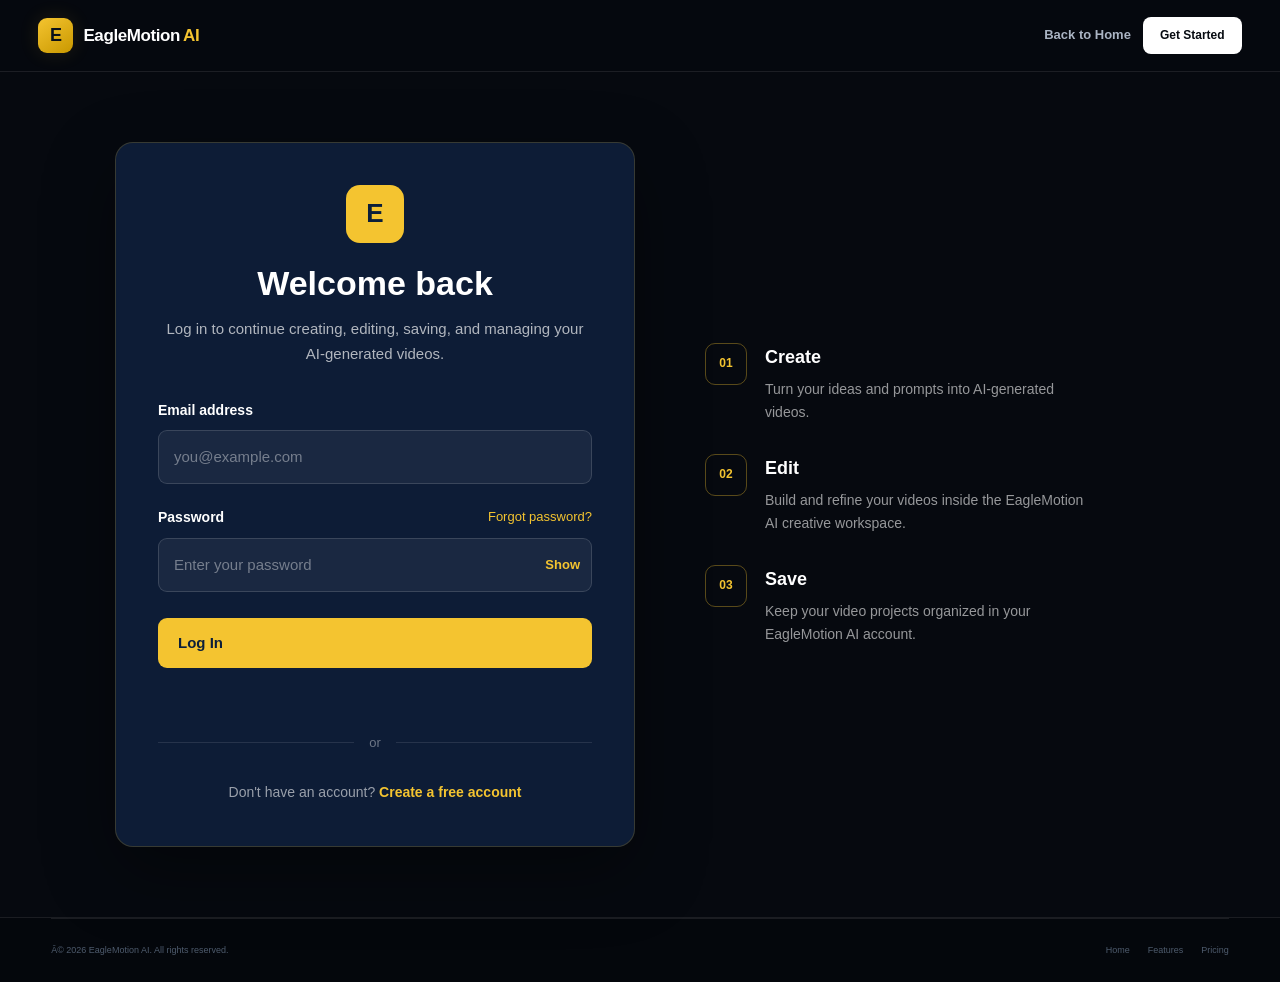
<file: frontend/studio.html>
﻿<!DOCTYPE html>
<html lang="en">

<head>
    <meta charset="UTF-8">

    <meta
        name="viewport"
        content="width=device-width, initial-scale=1.0"
    >

    <title>Studio | EagleMotion AI</title>

    <meta
        name="description"
        content="Create AI-generated videos with EagleMotion AI Studio."
    >

    <link
        rel="stylesheet"
        href="CSS/style.css"
    >

    <style>

        .studio-page {
            min-height: calc(100vh - 80px);
            padding: 32px 0 60px;
        }

        .studio-layout {
            display: grid;
            grid-template-columns: 230px minmax(0, 1fr);
            gap: 24px;
            max-width: 1500px;
            margin: 0 auto;
            padding: 0 24px;
        }

        .studio-sidebar {
            background: #0d1420;
            border: 1px solid rgba(255,255,255,0.08);
            border-radius: 18px;
            padding: 18px;
            height: fit-content;
            position: sticky;
            top: 100px;
        }

        .studio-sidebar-title {
            font-size: 11px;
            text-transform: uppercase;
            letter-spacing: 1.5px;
            color: #64748b;
            margin: 8px 12px 14px;
        }

        .studio-nav {
            display: flex;
            flex-direction: column;
            gap: 5px;
        }

        .studio-nav a {
            display: flex;
            align-items: center;
            gap: 11px;
            padding: 11px 12px;
            border-radius: 10px;
            color: #94a3b8;
            text-decoration: none;
            font-size: 14px;
            transition: 0.2s ease;
        }

        .studio-nav a:hover,
        .studio-nav a.active {
            background: rgba(244,196,48,0.10);
            color: #f4c430;
        }

        .studio-nav-icon {
            width: 32px;
            text-align: center;
            font-size: 10px;
            font-weight: 700;
            color: inherit;
        }

        .studio-sidebar-divider {
            height: 1px;
            background: rgba(255,255,255,0.07);
            margin: 18px 0;
        }

        .studio-account {
            padding: 12px;
            border-radius: 12px;
            background: #111a27;
        }

        .studio-account strong {
            display: block;
            color: #fff;
            font-size: 13px;
            margin-bottom: 4px;
        }

        .studio-account span {
            color: #64748b;
            font-size: 12px;
        }

        .studio-user-email {
            display: block;
            overflow: hidden;
            text-overflow: ellipsis;
            white-space: nowrap;
        }

        .studio-main {
            min-width: 0;
        }

        .studio-topbar {
            display: flex;
            align-items: center;
            justify-content: space-between;
            gap: 20px;
            margin-bottom: 24px;
        }

        .studio-title h1 {
            margin: 0 0 6px;
            font-size: clamp(26px,4vw,38px);
            color: #fff;
        }

        .studio-title p {
            margin: 0;
            color: #94a3b8;
            font-size: 14px;
        }

        .studio-actions {
            display: flex;
            gap: 10px;
        }

        .studio-btn {
            display: inline-flex;
            align-items: center;
            justify-content: center;
            padding: 10px 15px;
            border-radius: 9px;
            border: 1px solid rgba(255,255,255,0.10);
            background: #111a27;
            color: #fff;
            text-decoration: none;
            font-size: 13px;
            cursor: pointer;
            transition: 0.2s ease;
        }

        .studio-btn:hover {
            border-color: rgba(244,196,48,0.40);
            color: #f4c430;
        }

        .mobile-studio-nav {
            display: none;
        }

        .studio-workspace {
            display: grid;
            grid-template-columns: minmax(0,1fr) 360px;
            gap: 20px;
        }

        .studio-panel {
            background: #0d1420;
            border: 1px solid rgba(255,255,255,0.08);
            border-radius: 18px;
            overflow: hidden;
        }

        .panel-header {
            padding: 17px 20px;
            border-bottom: 1px solid rgba(255,255,255,0.07);
            display: flex;
            justify-content: space-between;
            align-items: center;
        }

        .panel-header h2 {
            margin: 0;
            font-size: 15px;
            color: #fff;
        }

        .panel-header span {
            font-size: 11px;
            color: #64748b;
        }

        .mode-tabs {
            display: grid;
            grid-template-columns: 1fr 1fr;
            gap: 8px;
            padding: 18px 20px 0;
        }

        .mode-tab {
            border: 1px solid rgba(255,255,255,0.08);
            background: #111a27;
            color: #94a3b8;
            padding: 12px;
            border-radius: 10px;
            cursor: pointer;
            font-size: 13px;
            transition: 0.2s ease;
        }

        .mode-tab:hover {
            color: #fff;
        }

        .mode-tab.active {
            border-color: rgba(244,196,48,0.45);
            background: rgba(244,196,48,0.08);
            color: #f4c430;
        }

        .prompt-section {
            padding: 20px;
        }

        .field-label {
            display: block;
            color: #e2e8f0;
            font-size: 13px;
            margin-bottom: 9px;
        }

        .prompt-box {
            width: 100%;
            min-height: 190px;
            resize: vertical;
            box-sizing: border-box;
            background: #080d15;
            border: 1px solid rgba(255,255,255,0.09);
            border-radius: 12px;
            color: #fff;
            padding: 15px;
            font-family: inherit;
            font-size: 14px;
            line-height: 1.6;
            outline: none;
        }

        .prompt-box:focus {
            border-color: rgba(244,196,48,0.50);
        }

        .prompt-box::placeholder {
            color: #475569;
        }

        .prompt-tools {
            display: flex;
            justify-content: space-between;
            align-items: center;
            gap: 12px;
            margin-top: 10px;
        }

        .enhance-btn {
            background: transparent;
            border: none;
            color: #f4c430;
            cursor: pointer;
            font-size: 12px;
            padding: 5px;
        }

        .enhance-btn:hover {
            color: #fff;
        }

        .char-count {
            color: #475569;
            font-size: 11px;
        }

        .upload-box {
            display: block;
            margin-top: 20px;
            border: 1px dashed rgba(255,255,255,0.14);
            border-radius: 12px;
            padding: 18px;
            text-align: center;
            cursor: pointer;
            transition: 0.2s ease;
        }

        .upload-box:hover {
            border-color: rgba(244,196,48,0.45);
            background: rgba(244,196,48,0.03);
        }

        .upload-box strong {
            display: block;
            color: #e2e8f0;
            font-size: 13px;
            margin-bottom: 5px;
        }

        .upload-box span {
            color: #64748b;
            font-size: 11px;
        }

        .upload-box input {
            display: none;
        }

        .upload-box.disabled {
            opacity: 0.45;
            cursor: not-allowed;
        }

        .upload-preview {
            display: none;
            margin-top: 12px;
            text-align: center;
        }

        .upload-preview img {
            max-width: 100%;
            max-height: 220px;
            border-radius: 10px;
            border: 1px solid rgba(255,255,255,0.10);
        }

        .upload-preview-name {
            margin-top: 8px;
            color: #94a3b8;
            font-size: 11px;
            word-break: break-word;
        }

        .settings-grid {
            display: grid;
            grid-template-columns: 1fr 1fr;
            gap: 14px;
            padding: 0 20px 20px;
        }

        .setting-group label {
            display: block;
            color: #94a3b8;
            font-size: 11px;
            margin-bottom: 7px;
        }

        .setting-group select {
            width: 100%;
            box-sizing: border-box;
            background: #080d15;
            border: 1px solid rgba(255,255,255,0.09);
            border-radius: 9px;
            color: #e2e8f0;
            padding: 10px;
            outline: none;
        }

        .setting-group select:focus {
            border-color: rgba(244,196,48,0.45);
        }

        /* VOICE */

        .voice-section {
            margin: 0 20px 20px;
            padding: 18px;
            background: #111a27;
            border: 1px solid rgba(255,255,255,0.08);
            border-radius: 14px;
        }

        .voice-header {
            display: flex;
            justify-content: space-between;
            align-items: center;
            gap: 12px;
            margin-bottom: 14px;
        }

        .voice-title {
            color: #fff;
            font-size: 14px;
            font-weight: 600;
        }

        .voice-subtitle {
            margin-top: 3px;
            color: #64748b;
            font-size: 11px;
        }

        .voice-toggle {
            position: relative;
            width: 42px;
            height: 22px;
            flex: 0 0 auto;
        }

        .voice-toggle input {
            opacity: 0;
            width: 0;
            height: 0;
        }

        .voice-slider {
            position: absolute;
            inset: 0;
            cursor: pointer;
            background: #334155;
            border-radius: 30px;
            transition: 0.2s ease;
        }

        .voice-slider::before {
            content: "";
            position: absolute;
            width: 16px;
            height: 16px;
            left: 3px;
            top: 3px;
            background: #fff;
            border-radius: 50%;
            transition: 0.2s ease;
        }

        .voice-toggle input:checked + .voice-slider {
            background: #f4c430;
        }

        .voice-toggle input:checked + .voice-slider::before {
            transform: translateX(20px);
            background: #070b12;
        }

        .voice-controls {
            display: grid;
            grid-template-columns: 1fr 1fr;
            gap: 12px;
        }

        .voice-field label {
            display: block;
            color: #94a3b8;
            font-size: 11px;
            margin-bottom: 7px;
        }

        .voice-field select,
        .voice-textarea {
            width: 100%;
            box-sizing: border-box;
            background: #080d15;
            border: 1px solid rgba(255,255,255,0.09);
            border-radius: 9px;
            color: #e2e8f0;
            padding: 10px;
            outline: none;
            font-family: inherit;
            font-size: 12px;
        }

        .voice-field select:focus,
        .voice-textarea:focus {
            border-color: rgba(244,196,48,0.45);
        }

        .voice-textarea {
            min-height: 100px;
            resize: vertical;
            line-height: 1.5;
        }

        .voice-textarea::placeholder {
            color: #475569;
        }

        .voice-textarea-wrap {
            margin-top: 12px;
        }

        .voice-actions {
            display: flex;
            gap: 8px;
            margin-top: 12px;
        }

        .voice-generate-btn,
        .audio-download-btn {
            flex: 1;
            border: 1px solid rgba(244,196,48,0.30);
            background: rgba(244,196,48,0.08);
            color: #f4c430;
            padding: 10px;
            border-radius: 9px;
            cursor: pointer;
            font-size: 12px;
            font-weight: 600;
        }

        .voice-generate-btn:hover,
        .audio-download-btn:hover {
            background: rgba(244,196,48,0.15);
        }

        .voice-generate-btn:disabled,
        .audio-download-btn:disabled {
            opacity: 0.5;
            cursor: not-allowed;
        }

        .audio-preview {
            display: none;
            margin-top: 12px;
        }

        .audio-preview.show {
            display: block;
        }

        .audio-preview audio {
            width: 100%;
            height: 38px;
        }

        .voice-status {
            margin-top: 10px;
            color: #64748b;
            font-size: 11px;
            line-height: 1.5;
        }

        .generate-area {
            padding: 0 20px 20px;
        }

        .generate-btn {
            width: 100%;
            border: none;
            background: #f4c430;
            color: #070b12;
            font-weight: 700;
            padding: 14px;
            border-radius: 10px;
            cursor: pointer;
            font-size: 14px;
            transition: 0.2s ease;
        }

        .generate-btn:hover {
            filter: brightness(1.05);
            transform: translateY(-1px);
        }

        .generate-btn:disabled {
            opacity: 0.60;
            cursor: not-allowed;
            transform: none;
        }

        .auth-required,
        .studio-status {
            display: none;
            margin-top: 14px;
            padding: 14px;
            border-radius: 10px;
            font-size: 12px;
            line-height: 1.5;
        }

        .auth-required.show,
        .studio-status.show {
            display: block;
        }

        .auth-required {
            border: 1px solid rgba(244,196,48,0.25);
            background: rgba(244,196,48,0.06);
            color: #cbd5e1;
        }

        .auth-required strong {
            color: #fff;
        }

        .auth-required a {
            color: #f4c430;
            text-decoration: none;
            font-weight: 600;
        }

        .auth-required a:hover {
            color: #fff;
        }

        .studio-status {
            background: rgba(255,255,255,0.03);
            border: 1px solid rgba(255,255,255,0.07);
            color: #94a3b8;
        }

        /* PREVIEW */

        .preview-area {
            padding: 20px;
        }

        .video-preview {
            aspect-ratio: 16 / 9;
            background: #05080d;
            border: 1px solid rgba(255,255,255,0.07);
            border-radius: 14px;
            display: flex;
            align-items: center;
            justify-content: center;
            text-align: center;
            position: relative;
            overflow: hidden;
        }

        #generatedVideo {
            width: 100%;
            height: 100%;
            object-fit: contain;
            display: none;
            background: #000;
        }

        .preview-content {
            max-width: 270px;
            padding: 20px;
        }

        .preview-logo {
            width: 48px;
            height: 48px;
            display: grid;
            place-items: center;
            margin: 0 auto 15px;
            border: 1px solid rgba(244,196,48,0.35);
            border-radius: 12px;
            color: #f4c430;
            font-weight: 800;
            background: rgba(244,196,48,0.06);
        }

        .preview-content h3 {
            margin: 0 0 8px;
            color: #fff;
            font-size: 15px;
        }

        .preview-content p {
            margin: 0;
            color: #64748b;
            font-size: 12px;
            line-height: 1.5;
        }

        .preview-controls {
            display: flex;
            align-items: center;
            justify-content: space-between;
            gap: 10px;
            margin-top: 14px;
        }

        .preview-control-btn {
            min-width: 54px;
            height: 34px;
            padding: 0 10px;
            border-radius: 9px;
            border: 1px solid rgba(255,255,255,0.08);
            background: #111a27;
            color: #94a3b8;
            cursor: pointer;
            font-size: 11px;
        }

        .preview-control-btn:hover {
            color: #f4c430;
            border-color: rgba(244,196,48,0.35);
        }

        .preview-time {
            color: #64748b;
            font-size: 11px;
        }

        .video-download {
            display: none;
            margin-top: 12px;
        }

        .video-download.show {
            display: block;
        }

        .download-video-btn {
            width: 100%;
            border: 1px solid rgba(244,196,48,0.35);
            background: rgba(244,196,48,0.08);
            color: #f4c430;
            padding: 11px;
            border-radius: 9px;
            cursor: pointer;
            font-size: 12px;
            font-weight: 600;
        }

        .download-video-btn:hover {
            background: rgba(244,196,48,0.15);
        }

        .timeline {
            margin-top: 20px;
        }

        .timeline-label {
            color: #64748b;
            font-size: 11px;
            margin-bottom: 7px;
        }

        .timeline-track {
            height: 70px;
            background: #080d15;
            border: 1px solid rgba(255,255,255,0.07);
            border-radius: 10px;
            padding: 10px;
            display: flex;
            align-items: center;
            gap: 4px;
        }

        .timeline-block {
            height: 48px;
            flex: 1;
            min-width: 30px;
            border-radius: 6px;
            background: #111a27;
            border: 1px solid rgba(255,255,255,0.06);
        }

        .timeline-block.active {
            border-color: rgba(244,196,48,0.45);
            background: rgba(244,196,48,0.06);
        }

        @media (max-width:1050px) {

            .studio-workspace {
                grid-template-columns: 1fr;
            }

            .studio-sidebar {
                display: none;
            }

            .mobile-studio-nav {
                display: flex;
                gap: 6px;
                overflow-x: auto;
                margin-bottom: 20px;
            }

            .mobile-studio-nav a {
                flex: 0 0 auto;
                padding: 9px 12px;
                border-radius: 8px;
                background: #0d1420;
                border: 1px solid rgba(255,255,255,0.07);
                color: #94a3b8;
                text-decoration: none;
                font-size: 12px;
            }

            .mobile-studio-nav a.active,
            .mobile-studio-nav a:hover {
                color: #f4c430;
                border-color: rgba(244,196,48,0.35);
            }
        }

        @media (max-width:650px) {

            .studio-page {
                padding-top: 22px;
            }

            .studio-layout {
                padding: 0 14px;
            }

            .studio-topbar {
                align-items: flex-start;
                flex-direction: column;
            }

            .studio-actions {
                width: 100%;
            }

            .studio-btn {
                flex: 1;
            }

            .settings-grid,
            .voice-controls,
            .mode-tabs {
                grid-template-columns: 1fr;
            }

            .voice-actions {
                flex-direction: column;
            }

            .prompt-section,
            .preview-area {
                padding: 16px;
            }

            .settings-grid,
            .generate-area {
                padding-left: 16px;
                padding-right: 16px;
            }

            .voice-section {
                margin-left: 16px;
                margin-right: 16px;
            }
        }

    </style>

    <script>
        document.addEventListener("DOMContentLoaded", function () {

            if (
                !window.EagleMotionAuth ||
                !EagleMotionAuth.isLoggedIn()
            ) {
                window.location.href =
                    "login.html?redirect=studio.html";
            }

        });
    </script>

    <link rel="icon" type="image/svg+xml" href="eaglemotion-favicon.svg">
</head>

<body>

<header class="site-header">

    <div class="nav-container">

        <a href="index.html" class="brand">

            <div class="brand-icon">E</div>

            <div class="brand-name">
                EagleMotion<span>AI</span>
            </div>

        </a>

        <nav class="main-nav">

            <a href="studio.html" class="active">Create</a>
            <a href="features.html">Features</a>
            <a href="showcase.html">Showcase</a>
            <a href="pricing.html">Pricing</a>

        </nav>

        <div class="nav-actions">

            <a
                href="dashboard.html"
                class="login-button"
            >
                Dashboard
            </a>

            <a
                href="index.html"
                class="signup-button"
                data-logout
            >
                Log out
            </a>

        </div>

    </div>

</header>


<main class="studio-page">

    <div class="studio-layout">

        <aside class="studio-sidebar">

            <div class="studio-sidebar-title">
                Workspace
            </div>

            <nav class="studio-nav">

                <a href="studio.html" class="active">
                    <span class="studio-nav-icon">AI</span>
                    Create
                </a>

                <a href="dashboard.html">
                    <span class="studio-nav-icon">VID</span>
                    My Videos
                </a>

                <a href="dashboard.html#projects">
                    <span class="studio-nav-icon">PRO</span>
                    Projects
                </a>

                <a href="features.html">
                    <span class="studio-nav-icon">TMP</span>
                    Templates
                </a>

            </nav>

            <div class="studio-sidebar-divider"></div>

            <div class="studio-sidebar-title">
                Account
            </div>

            <nav class="studio-nav">

                <a href="dashboard.html">
                    <span class="studio-nav-icon">ACC</span>
                    Dashboard
                </a>

                <a href="pricing.html">
                    <span class="studio-nav-icon">PLN</span>
                    Plans
                </a>

            </nav>

            <div class="studio-sidebar-divider"></div>

            <div class="studio-account">

                <strong
                    class="studio-user-name"
                    data-user-name
                >
                    Guest User
                </strong>

                <span
                    class="studio-user-email"
                    data-user-email
                >
                    Sign in to save your work
                </span>

            </div>

        </aside>


        <section class="studio-main">

            <div class="mobile-studio-nav">

                <a href="studio.html" class="active">
                    Create
                </a>

                <a href="dashboard.html">
                    My Videos
                </a>

                <a href="dashboard.html#projects">
                    Projects
                </a>

                <a href="features.html">
                    Templates
                </a>

                <a href="pricing.html">
                    Plans
                </a>

            </div>


            <div class="studio-topbar">

                <div class="studio-title">

                    <h1>Creative Studio</h1>

                    <p>
                        Turn your ideas into AI-generated video.
                    </p>

                </div>

                <div class="studio-actions">

                    <a
                        href="dashboard.html"
                        class="studio-btn"
                    >
                        My Videos
                    </a>

                    <a
                        href="dashboard.html#projects"
                        class="studio-btn"
                    >
                        Projects
                    </a>

                </div>

            </div>


            <div class="studio-workspace">

                <section class="studio-panel">

                    <div class="panel-header">

                        <h2>Create Video</h2>

                        <span>AI STUDIO</span>

                    </div>


                    <div class="mode-tabs">

                        <button
                            class="mode-tab active"
                            type="button"
                            id="textMode"
                            data-mode="text"
                        >
                            Text to Video
                        </button>

                        <button
                            class="mode-tab"
                            type="button"
                            id="imageMode"
                            data-mode="image"
                        >
                            Image to Video
                        </button>

                    </div>


                    <div class="prompt-section">

                        <label
                            class="field-label"
                            for="videoPrompt"
                            id="promptLabel"
                        >
                            Describe your video
                        </label>

                        <textarea
                            id="videoPrompt"
                            name="prompt"
                            class="prompt-box"
                            maxlength="2000"
                            data-maxlength="2000"
                            placeholder="Describe the subject, scene, camera movement, lighting, atmosphere, style and action you want to see..."
                        ></textarea>

                        <div class="prompt-tools">

                            <button
                                type="button"
                                class="enhance-btn"
                                id="enhancePrompt"
                            >
                                Enhance prompt
                            </button>

                            <span
                                class="char-count"
                                id="charCount"
                                data-counter-for="videoPrompt"
                            >
                                0 / 2000
                            </span>

                        </div>


                        <label
                            class="upload-box disabled"
                            id="uploadBox"
                            for="imageUpload"
                        >

                            <input
                                type="file"
                                id="imageUpload"
                                accept="image/png,image/jpeg,image/webp"
                            >

                            <strong id="uploadTitle">
                                Add reference image
                            </strong>

                            <span id="uploadDescription">
                                Select Image to Video mode to upload a reference image.
                            </span>

                            <div
                                class="upload-preview"
                                id="uploadPreview"
                            >

                                <img
                                    id="uploadedImagePreview"
                                    alt="Selected reference image"
                                >

                                <div
                                    class="upload-preview-name"
                                    id="uploadedImageName"
                                ></div>

                            </div>

                        </label>

                    </div>


                    <div class="settings-grid">

                        <div class="setting-group">

                            <label for="model">
                                AI Model
                            </label>

                            <select id="model">

                                <option value="standard">
                                    EagleMotion Standard
                                </option>

                                <option value="cinematic">
                                    Cinematic
                                </option>

                                <option value="creative">
                                    Creative
                                </option>

                            </select>

                        </div>


                        <div class="setting-group">

                            <label for="aspectRatio">
                                Aspect Ratio
                            </label>

                            <select id="aspectRatio">

                                <option value="16:9">
                                    16:9 Landscape
                                </option>

                                <option value="9:16">
                                    9:16 Portrait
                                </option>

                                <option value="1:1">
                                    1:1 Square
                                </option>

                            </select>

                        </div>


                        <div class="setting-group">

                            <label for="duration">
                                Duration
                            </label>

                            <select id="duration">
    <option value="5">5 seconds</option>
    <option value="10">10 seconds</option>
    <option value="15">15 seconds</option>
    <option value="18">18 seconds</option>
</select>

                        </div>


                        <div class="setting-group">

                            <label for="style">
                                Visual Style
                            </label>

                            <select id="style">

                                <option value="cinematic">Cinematic</option>
                                <option value="realistic">Realistic</option>
                                <option value="animation">Animation</option>
                                <option value="commercial">Commercial</option>
                                <option value="artistic">Artistic</option>

                            </select>

                        </div>

                    </div>


                    <section class="voice-section">

                        <div class="voice-header">

                            <div>

                                <div class="voice-title">
                                    Voice & Narration
                                </div>

                                <div class="voice-subtitle">
                                    Generate AI narration in your selected language.
                                </div>

                            </div>

                            <label class="voice-toggle">

                                <input
                                    type="checkbox"
                                    id="voiceEnabled"
                                >

                                <span class="voice-slider"></span>

                            </label>

                        </div>


                        <div
                            id="voiceControls"
                            style="display:none;"
                        >

                            <div class="voice-controls">

                                <div class="voice-field">

                                    <label for="voiceLanguage">
                                        Language
                                    </label>

                                    <select id="voiceLanguage">

                                        <option value="en">
                                            English
                                        </option>

                                        <option value="fr">
                                            French
                                        </option>

                                        <option value="de">
                                            German
                                        </option>

                                        <option value="es">
                                            Spanish
                                        </option>

                                        <option value="it">
                                            Italian
                                        </option>

                                        <option value="pt">
                                            Portuguese
                                        </option>

                                        <option value="pl">
                                            Polish
                                        </option>

                                        <option value="tr">
                                            Turkish
                                        </option>

                                        <option value="ru">
                                            Russian
                                        </option>

                                        <option value="nl">
                                            Dutch
                                        </option>

                                        <option value="cs">
                                            Czech
                                        </option>

                                        <option value="ar">
                                            Arabic
                                        </option>

                                        <option value="zh">
                                            Chinese
                                        </option>

                                        <option value="ja">
                                            Japanese
                                        </option>

                                        <option value="ko">
                                            Korean
                                        </option>

                                        <option value="hi">
                                            Hindi
                                        </option>

                                        <option value="sw">
                                            Kiswahili
                                        </option>

                                    </select>

                                </div>


                                <div class="voice-field">

                                    <label for="voiceSource">
                                        Narration source
                                    </label>

                                    <select id="voiceSource">

                                        <option value="custom">
                                            Custom narration
                                        </option>

                                        <option value="prompt">
                                            Use video prompt
                                        </option>

                                    </select>

                                </div>

                            </div>


                            <div class="voice-textarea-wrap">

                                <label
                                    class="field-label"
                                    for="voiceText"
                                >
                                    Narration text
                                </label>

                                <textarea
                                    id="voiceText"
                                    class="voice-textarea"
                                    maxlength="5000"
                                    placeholder="Enter the words you want the AI voice to speak..."
                                ></textarea>

                            </div>


                            <div class="voice-actions">

                                <button
                                    type="button"
                                    class="voice-generate-btn"
                                    id="generateVoiceBtn"
                                >
                                    Generate Voice
                                </button>

                                <button
                                    type="button"
                                    class="audio-download-btn"
                                    id="downloadAudioBtn"
                                    disabled
                                >
                                    Download Audio
                                </button>

                            </div>


                            <div
                                class="audio-preview"
                                id="audioPreview"
                            >

                                <audio
                                    id="generatedAudio"
                                    controls
                                ></audio>

                            </div>


                            <div
                                class="voice-status"
                                id="voiceStatus"
                            >
                                Select a language and enter your narration.
                            </div>

                        </div>

                    </section>


                    <div class="generate-area">

                        <button
                            type="button"
                            class="generate-btn generate-video"
                            id="generateBtn"
                            data-generate-video="true"
                        >
                            Generate Video
                        </button>


                        <div
                            class="auth-required"
                            id="authRequired"
                        >

                            <strong>Account required</strong>

                            <br>

                            Log in or create an account before generating and saving videos.

                            <br><br>

                            <a href="register.html">
                                Create Free Account
                            </a>

                            &nbsp;&nbsp;

                            <a href="login.html">
                                Log In
                            </a>

                        </div>


                        <div
                            class="studio-status"
                            id="studioStatus"
                        >
                            Ready to generate your video.
                        </div>

                    </div>

                </section>


                <section class="studio-panel">

                    <div class="panel-header">

                        <h2>Preview</h2>

                        <span id="previewStatus">
                            Ready
                        </span>

                    </div>


                    <div class="preview-area">

                        <div class="video-preview">

                            <div
                                class="preview-content"
                                id="previewContent"
                            >

                                <div class="preview-logo">
                                    E
                                </div>

                                <h3>
                                    Your video preview
                                </h3>

                                <p id="previewMessage">
                                    Your generated video will appear here after generation.
                                </p>

                            </div>


                            <video
                                id="generatedVideo"
                                class="generated-video"
                                controls
                                playsinline
                                preload="metadata"
                            ></video>

                        </div>


                        <div class="preview-controls">

                            <button
                                class="preview-control-btn"
                                type="button"
                                id="playPreview"
                            >
                                Play
                            </button>

                            <span
                                class="preview-time"
                                id="previewTime"
                            >
                                00:00 / 00:00
                            </span>

                            <button
                                class="preview-control-btn"
                                type="button"
                                id="fullscreenPreview"
                            >
                                Full
                            </button>

                        </div>


                        <div
                            class="video-download"
                            id="videoDownload"
                        >

                            <button
                                type="button"
                                class="download-video-btn"
                                id="downloadVideoBtn"
                            >
                                Download Video
                            </button>

                        </div>


                        <div class="timeline">

                            <div class="timeline-label">
                                Timeline
                            </div>

                            <div
                                class="timeline-track"
                                id="timelineTrack"
                            >

                                <div class="timeline-block active"></div>
                                <div class="timeline-block"></div>
                                <div class="timeline-block"></div>
                                <div class="timeline-block"></div>

                            </div>

                        </div>

                    </div>

                </section>

            </div>

        </section>

    </div>

</main>


<footer class="site-footer">

    <div class="container footer-main">

        <div class="footer-brand">

            <a href="index.html" class="brand">

                <div class="brand-icon">E</div>

                <div class="brand-name">
                    EagleMotion<span>AI</span>
                </div>

            </a>

            <p>
                Create. Imagine. Produce.
            </p>

            <p class="founder-credit">
                Founded by Arnold Milton.
            </p>

        </div>


        <div class="footer-column">

            <h4>Product</h4>

            <a href="studio.html">Create</a>
            <a href="features.html">Features</a>
            <a href="showcase.html">Showcase</a>
            <a href="pricing.html">Pricing</a>

        </div>


        <div class="footer-column">

            <h4>Account</h4>

            <a href="dashboard.html">Dashboard</a>
            <a href="login.html">Log in</a>
            <a href="register.html">Sign up</a>

            <a
                href="index.html"
                data-logout
            >
                Log out
            </a>

        </div>

    </div>


    <div class="container footer-bottom">

        <p>
            � 2026 EagleMotion AI. All rights reserved.
        </p>

        <div class="footer-legal">

            <a href="index.html">Home</a>
            <a href="features.html">Features</a>
            <a href="about.html">About</a>
            <a href="contact.html">Contact</a>

        </div>

    </div>

</footer>


<script src="js/app.js"></script>
<script src="js/auth.js"></script>
<script src="js/studio.js"></script>


<script>

document.addEventListener("DOMContentLoaded", function () {

    /*
     * =====================================================
     * EAGLEMOTION AI TTS SERVICE
     * =====================================================
     *
     * REPLACE ONLY THIS URL after the new Cloudflare
     * tunnel has been created:
     *
     * const TTS_API_URL =
     *     "https://adapters-according-alexandria-flexible.trycloudflare.com";
     *
     */

    const TTS_API_URL =
        "https://adapters-according-alexandria-flexible.trycloudflare.com";


    const voiceEnabled =
        document.getElementById("voiceEnabled");

    const voiceControls =
        document.getElementById("voiceControls");

    const voiceLanguage =
        document.getElementById("voiceLanguage");

    const voiceSource =
        document.getElementById("voiceSource");

    const voiceText =
        document.getElementById("voiceText");

    const generateVoiceBtn =
        document.getElementById("generateVoiceBtn");

    const downloadAudioBtn =
        document.getElementById("downloadAudioBtn");

    const generatedAudio =
        document.getElementById("generatedAudio");

    const audioPreview =
        document.getElementById("audioPreview");

    const voiceStatus =
        document.getElementById("voiceStatus");

    const generatedVideo =
        document.getElementById("generatedVideo");

    const downloadVideoBtn =
        document.getElementById("downloadVideoBtn");

    const videoDownload =
        document.getElementById("videoDownload");

    const playPreview =
        document.getElementById("playPreview");

    const fullscreenPreview =
        document.getElementById("fullscreenPreview");

    let generatedAudioUrl = null;


    /* =====================================================
       VOICE VISIBILITY
    ====================================================== */

    function updateVoiceVisibility() {

        if (voiceEnabled.checked) {

            voiceControls.style.display = "block";

            voiceStatus.textContent =
                "Select a language and enter your narration.";

        } else {

            voiceControls.style.display = "none";

        }

    }

    voiceEnabled.addEventListener(
        "change",
        updateVoiceVisibility
    );

    updateVoiceVisibility();


    /* =====================================================
       COPY VIDEO PROMPT INTO NARRATION
    ====================================================== */

    voiceSource.addEventListener(
        "change",
        function () {

            if (voiceSource.value !== "prompt") {
                return;
            }

            const prompt =
                document
                    .getElementById("videoPrompt")
                    .value
                    .trim();

            voiceText.value = prompt;

        }
    );


    /* =====================================================
       GENERATE VOICE
    ====================================================== */

    generateVoiceBtn.addEventListener(
        "click",
        async function () {

            let text =
                voiceText.value.trim();

            if (voiceSource.value === "prompt") {

                text =
                    document
                        .getElementById("videoPrompt")
                        .value
                        .trim();

                voiceText.value = text;

            }

            if (!text) {

                voiceStatus.textContent =
                    "Enter narration text before generating the voice.";

                return;

            }

            if (
                !TTS_API_URL ||
                TTS_API_URL.includes("YOUR-NEW-TUNNEL")
            ) {

                voiceStatus.textContent =
                    "TTS service URL has not been configured yet.";

                return;

            }

            generateVoiceBtn.disabled = true;

            downloadAudioBtn.disabled = true;

            voiceStatus.textContent =
                "Generating AI voice. Please wait...";

            try {

                const response =
                    await fetch(
                        `${TTS_API_URL}/tts`,
                        {
                            method: "POST",
                            headers: {
                                "Content-Type":
                                    "application/json"
                            },
                            body: JSON.stringify({
                                text: text,
                                language:
                                    voiceLanguage.value
                            })
                        }
                    );

                if (!response.ok) {

                    let message =
                        "Voice generation failed.";

                    try {

                        const errorData =
                            await response.json();

                        if (errorData.detail) {
                            message =
                                errorData.detail;
                        }

                    } catch (error) {
                        // Ignore JSON parsing errors.
                    }

                    throw new Error(message);

                }

                const data =
                    await response.json();

                if (!data.file) {

                    throw new Error(
                        "The TTS service did not return an audio file."
                    );

                }

                generatedAudioUrl =
                    `${TTS_API_URL}/audio/${encodeURIComponent(data.file)}`;

                generatedAudio.src =
                    generatedAudioUrl;

                generatedAudio.load();

                audioPreview.classList.add("show");

                downloadAudioBtn.disabled = false;

                voiceStatus.textContent =
                    "Voice generated successfully.";

            } catch (error) {

                console.error(
                    "Voice generation error:",
                    error
                );

                voiceStatus.textContent =
                    error.message ||
                    "Unable to generate the voice.";

                downloadAudioBtn.disabled = true;

            } finally {

                generateVoiceBtn.disabled = false;

            }

        }
    );


    /* =====================================================
       DOWNLOAD AUDIO
    ====================================================== */

    downloadAudioBtn.addEventListener(
        "click",
        async function () {

            if (!generatedAudioUrl) {
                return;
            }

            downloadAudioBtn.disabled = true;

            downloadAudioBtn.textContent =
                "Preparing...";

            try {

                const response =
                    await fetch(
                        generatedAudioUrl
                    );

                if (!response.ok) {

                    throw new Error(
                        "Unable to download audio."
                    );

                }

                const blob =
                    await response.blob();

                const blobUrl =
                    URL.createObjectURL(blob);

                const link =
                    document.createElement("a");

                link.href =
                    blobUrl;

                link.download =
                    `eaglemotion-narration-${Date.now()}.wav`;

                document.body.appendChild(link);

                link.click();

                link.remove();

                setTimeout(
                    function () {
                        URL.revokeObjectURL(blobUrl);
                    },
                    1000
                );

            } catch (error) {

                console.error(
                    "Audio download error:",
                    error
                );

                voiceStatus.textContent =
                    "Unable to download the audio.";

            } finally {

                downloadAudioBtn.disabled = false;

                downloadAudioBtn.textContent =
                    "Download Audio";

            }

        }
    );


    /* =====================================================
       DETECT GENERATED VIDEO
    ====================================================== */

    function updateVideoDownload() {

        const videoUrl =
            generatedVideo.currentSrc ||
            generatedVideo.src;

        if (!videoUrl) {
            return;
        }

        videoDownload.classList.add("show");

    }

    generatedVideo.addEventListener(
        "loadedmetadata",
        updateVideoDownload
    );

    generatedVideo.addEventListener(
        "loadeddata",
        updateVideoDownload
    );

    generatedVideo.addEventListener(
        "canplay",
        updateVideoDownload
    );


    const videoObserver =
        new MutationObserver(
            function () {
                updateVideoDownload();
            }
        );

    videoObserver.observe(
        generatedVideo,
        {
            attributes: true,
            attributeFilter: ["src"]
        }
    );


    /* =====================================================
       DOWNLOAD VIDEO
    ====================================================== */

    downloadVideoBtn.addEventListener(
        "click",
        async function () {

            const videoUrl =
                generatedVideo.currentSrc ||
                generatedVideo.src;

            if (!videoUrl) {

                alert(
                    "Generate a video first."
                );

                return;

            }

            downloadVideoBtn.disabled = true;

            downloadVideoBtn.textContent =
                "Preparing Download...";

            try {

                const response =
                    await fetch(videoUrl);

                if (!response.ok) {

                    throw new Error(
                        "Unable to download the video."
                    );

                }

                const blob =
                    await response.blob();

                const blobUrl =
                    URL.createObjectURL(blob);

                const link =
                    document.createElement("a");

                link.href =
                    blobUrl;

                link.download =
                    `eaglemotion-video-${Date.now()}.mp4`;

                document.body.appendChild(link);

                link.click();

                link.remove();

                setTimeout(
                    function () {
                        URL.revokeObjectURL(blobUrl);
                    },
                    1000
                );

            } catch (error) {

                console.error(
                    "Video download error:",
                    error
                );

                window.open(
                    videoUrl,
                    "_blank"
                );

            } finally {

                downloadVideoBtn.disabled = false;

                downloadVideoBtn.textContent =
                    "Download Video";

            }

        }
    );


    /* =====================================================
       PLAY PREVIEW
    ====================================================== */

    playPreview.addEventListener(
        "click",
        async function () {

            if (
                !generatedVideo.src &&
                !generatedVideo.currentSrc
            ) {
                return;
            }

            try {

                if (generatedVideo.paused) {

                    await generatedVideo.play();

                    playPreview.textContent =
                        "Pause";

                } else {

                    generatedVideo.pause();

                    playPreview.textContent =
                        "Play";

                }

            } catch (error) {

                console.error(
                    "Video playback error:",
                    error
                );

            }

        }
    );


    generatedVideo.addEventListener(
        "play",
        function () {
            playPreview.textContent = "Pause";
        }
    );

    generatedVideo.addEventListener(
        "pause",
        function () {
            playPreview.textContent = "Play";
        }
    );


    /* =====================================================
       FULLSCREEN
    ====================================================== */

    fullscreenPreview.addEventListener(
        "click",
        function () {

            if (
                !generatedVideo.src &&
                !generatedVideo.currentSrc
            ) {
                return;
            }

            if (
                generatedVideo.requestFullscreen
            ) {

                generatedVideo.requestFullscreen();

            } else if (
                generatedVideo.webkitEnterFullscreen
            ) {

                generatedVideo.webkitEnterFullscreen();

            }

        }
    );

});

</script>

</body>
</html>
</file>
<file: frontend/CSS/style.css>
/* =========================================================
   EAGLEMOTION AI
   PREMIUM AI VIDEO PLATFORM
   GLOBAL STYLES
========================================================= */

:root {
    --bg: #06090f;
    --bg-soft: #0a0f18;
    --surface: #0d131e;
    --surface-light: #121a27;
    --surface-hover: #172131;

    --border: rgba(255, 255, 255, 0.09);
    --border-light: rgba(255, 255, 255, 0.14);

    --white: #ffffff;
    --text: #e8edf5;
    --muted: #8995a8;
    --muted-light: #aab4c3;

    --gold: #f4c430;
    --gold-light: #ffd95a;
    --gold-dark: #b78d00;

    --navy: #0b1f3a;

    --container: 1220px;

    --radius-sm: 8px;
    --radius-md: 12px;
    --radius-lg: 18px;
    --radius-xl: 24px;

    --transition: 0.25s ease;
}


/* =========================================================
   RESET
========================================================= */

* {
    margin: 0;
    padding: 0;
    box-sizing: border-box;
}

html {
    scroll-behavior: smooth;
}

body {
    font-family:
        Inter,
        -apple-system,
        BlinkMacSystemFont,
        "Segoe UI",
        Roboto,
        Helvetica,
        Arial,
        sans-serif;

    background: var(--bg);
    color: var(--text);
    line-height: 1.6;

    overflow-x: hidden;
}

body::selection {
    background: var(--gold);
    color: #000;
}

a {
    text-decoration: none;
    color: inherit;
}

button,
textarea,
input,
select {
    font: inherit;
}

button {
    cursor: pointer;
}

textarea {
    resize: none;
}

img {
    max-width: 100%;
    display: block;
}

.container {
    width: min(92%, var(--container));
    margin: 0 auto;
}


/* =========================================================
   SCROLLBAR
========================================================= */

::-webkit-scrollbar {
    width: 8px;
}

::-webkit-scrollbar-track {
    background: var(--bg);
}

::-webkit-scrollbar-thumb {
    background: #263244;
    border-radius: 10px;
}

::-webkit-scrollbar-thumb:hover {
    background: #39475d;
}


/* =========================================================
   HEADER
========================================================= */

.site-header {
    height: 72px;

    position: sticky;
    top: 0;

    z-index: 1000;

    background: rgba(6, 9, 15, 0.88);

    backdrop-filter: blur(18px);
    -webkit-backdrop-filter: blur(18px);

    border-bottom: 1px solid var(--border);
}

.nav-container {
    width: min(94%, var(--container));

    height: 100%;

    margin: 0 auto;

    display: flex;
    align-items: center;
    justify-content: space-between;

    gap: 30px;
}


/* =========================================================
   BRAND
========================================================= */

.brand {
    display: inline-flex;
    align-items: center;

    gap: 10px;

    flex-shrink: 0;
}

.brand-icon {
    width: 35px;
    height: 35px;

    display: flex;
    align-items: center;
    justify-content: center;

    border-radius: 9px;

    background:
        linear-gradient(
            145deg,
            var(--gold),
            #c99800
        );

    color: #09101a;

    font-size: 18px;
    font-weight: 900;

    box-shadow:
        0 0 20px rgba(244, 196, 48, 0.12);
}

.brand-name {
    color: var(--white);

    font-size: 17px;
    font-weight: 700;

    letter-spacing: -0.4px;
}

.brand-name span {
    color: var(--gold);
    margin-left: 3px;
}


/* =========================================================
   MAIN NAV
========================================================= */

.main-nav {
    display: flex;
    align-items: center;

    gap: 34px;

    margin-left: auto;
    margin-right: auto;
}

.main-nav a {
    position: relative;

    color: var(--muted);

    font-size: 13px;
    font-weight: 500;

    transition: var(--transition);
}

.main-nav a:hover {
    color: var(--white);
}

.main-nav a::after {
    content: "";

    position: absolute;

    left: 0;
    bottom: -7px;

    width: 0;
    height: 1px;

    background: var(--gold);

    transition: width var(--transition);
}

.main-nav a:hover::after {
    width: 100%;
}


/* =========================================================
   NAV ACTIONS
========================================================= */

.nav-actions {
    display: flex;
    align-items: center;
    gap: 18px;
}

.login-button {
    color: var(--muted-light);

    font-size: 13px;
    font-weight: 600;

    transition: var(--transition);
}

.login-button:hover {
    color: var(--white);
}

.signup-button {
    padding: 9px 17px;

    border-radius: 8px;

    background: var(--white);
    color: #070b11;

    font-size: 12px;
    font-weight: 700;

    transition: var(--transition);
}

.signup-button:hover {
    background: var(--gold);
    transform: translateY(-1px);
}


/* =========================================================
   HERO
========================================================= */

.hero {
    position: relative;

    min-height: 760px;

    padding:
        95px
        0
        90px;

    overflow: hidden;

    background:
        radial-gradient(
            circle at 70% 25%,
            rgba(244, 196, 48, 0.065),
            transparent 28%
        ),

        radial-gradient(
            circle at 15% 65%,
            rgba(28, 83, 148, 0.08),
            transparent 30%
        ),

        var(--bg);
}

.hero::before {
    content: "";

    position: absolute;

    inset: 0;

    pointer-events: none;

    background-image:
        linear-gradient(
            rgba(255, 255, 255, 0.015) 1px,
            transparent 1px
        ),
        linear-gradient(
            90deg,
            rgba(255, 255, 255, 0.015) 1px,
            transparent 1px
        );

    background-size: 70px 70px;

    mask-image:
        linear-gradient(
            to bottom,
            black,
            transparent 85%
        );
}

.hero-container {
    position: relative;

    z-index: 2;

    width: min(94%, 1280px);

    margin: 0 auto;

    display: grid;

    grid-template-columns:
        minmax(0, 0.92fr)
        minmax(0, 1.08fr);

    align-items: center;

    gap: 75px;
}


/* =========================================================
   HERO CONTENT
========================================================= */

.hero-content {
    max-width: 620px;
}

.hero-badge {
    display: inline-flex;
    align-items: center;

    gap: 8px;

    padding: 6px 11px;

    margin-bottom: 23px;

    border:
        1px solid
        rgba(244, 196, 48, 0.18);

    border-radius: 30px;

    background:
        rgba(244, 196, 48, 0.045);

    color: #c5ceda;

    font-size: 11px;
    font-weight: 600;

    letter-spacing: 0.2px;
}

.status-dot {
    width: 6px;
    height: 6px;

    border-radius: 50%;

    background: var(--gold);

    box-shadow:
        0 0 10px
        rgba(244, 196, 48, 0.7);
}


/* =========================================================
   HERO HEADING
========================================================= */

.hero h1 {
    max-width: 650px;

    color: var(--white);

    font-size:
        clamp(
            46px,
            5.5vw,
            78px
        );

    line-height: 0.98;

    letter-spacing: -4px;

    font-weight: 800;

    margin-bottom: 25px;
}

.gold-text {
    color: var(--gold);
}

.hero-description {
    max-width: 520px;

    color: var(--muted);

    font-size: 16px;

    line-height: 1.75;

    margin-bottom: 32px;
}


/* =========================================================
   QUICK CREATE
========================================================= */

.quick-create {
    width: 100%;

    border:
        1px solid
        var(--border-light);

    border-radius: 15px;

    background:
        rgba(13, 19, 30, 0.92);

    box-shadow:
        0 25px 80px
        rgba(0, 0, 0, 0.32);

    overflow: hidden;
}

.create-tabs {
    display: flex;

    gap: 4px;

    padding: 7px 8px;

    border-bottom:
        1px solid
        var(--border);
}

.create-tab {
    border: 0;

    background: transparent;

    color: var(--muted);

    padding: 8px 12px;

    border-radius: 7px;

    font-size: 11px;
    font-weight: 600;

    transition: var(--transition);
}

.create-tab:hover {
    color: var(--white);
}

.create-tab.active {
    background: var(--surface-hover);

    color: var(--white);
}


/* =========================================================
   PROMPT
========================================================= */

.prompt-container {
    padding: 16px;
}

.prompt-container textarea {
    width: 100%;

    min-height: 100px;

    border: 0;
    outline: 0;

    background: transparent;

    color: var(--text);

    font-size: 14px;

    line-height: 1.65;
}

.prompt-container textarea::placeholder {
    color: #566274;
}


/* =========================================================
   PROMPT TOOLBAR
========================================================= */

.prompt-toolbar {
    display: flex;

    justify-content: space-between;
    align-items: center;

    gap: 10px;

    padding-top: 12px;

    border-top:
        1px solid
        var(--border);
}

.prompt-tools {
    display: flex;
    gap: 7px;
}

.prompt-tool {
    border:
        1px solid
        var(--border);

    background: transparent;

    color: #8793a5;

    padding: 6px 9px;

    border-radius: 6px;

    font-size: 10px;

    transition: var(--transition);
}

.prompt-tool:hover {
    background: var(--surface-hover);
    color: var(--white);
}

.generate-button {
    display: inline-flex;

    align-items: center;
    justify-content: center;

    gap: 7px;

    padding: 9px 15px;

    border-radius: 7px;

    background: var(--gold);

    color: #10140b;

    font-size: 11px;
    font-weight: 800;

    transition: var(--transition);
}

.generate-button:hover {
    background: var(--gold-light);

    transform: translateY(-1px);

    box-shadow:
        0 7px 25px
        rgba(244, 196, 48, 0.17);
}


/* =========================================================
   QUICK OPTIONS
========================================================= */

.quick-options {
    display: flex;

    flex-wrap: wrap;

    gap: 7px;

    margin-top: 13px;
}

.quick-options button {
    border:
        1px solid
        var(--border);

    border-radius: 20px;

    background:
        rgba(255, 255, 255, 0.025);

    color: #738096;

    padding: 5px 10px;

    font-size: 10px;

    transition: var(--transition);
}

.quick-options button:hover {
    color: var(--white);

    border-color:
        rgba(244, 196, 48, 0.25);
}


/* =========================================================
   HERO PREVIEW
========================================================= */

.hero-preview {
    position: relative;

    width: 100%;
}

.preview-window {
    position: relative;

    overflow: hidden;

    border:
        1px solid
        rgba(255, 255, 255, 0.11);

    border-radius: 18px;

    background: #0a111c;

    box-shadow:
        0 45px 100px
        rgba(0, 0, 0, 0.5),

        0 0 80px
        rgba(244, 196, 48, 0.035);

    transform:
        perspective(1400px)
        rotateY(-3deg)
        rotateX(1deg);

    transition:
        transform
        0.5s ease;
}

.preview-window:hover {
    transform:
        perspective(1400px)
        rotateY(0deg)
        rotateX(0deg);
}


/* =========================================================
   PREVIEW HEADER
========================================================= */

.preview-header {
    height: 47px;

    display: flex;

    align-items: center;

    padding: 0 14px;

    position: relative;

    background: #0d1521;

    border-bottom:
        1px solid
        var(--border);
}

.window-dots {
    display: flex;

    gap: 5px;
}

.window-dots span {
    width: 7px;
    height: 7px;

    border-radius: 50%;

    background: #3d4a5d;
}

.preview-title {
    position: absolute;

    left: 50%;

    transform: translateX(-50%);

    color: #7f8ca0;

    font-size: 9px;

    font-weight: 600;
}

.preview-status {
    margin-left: auto;

    color: var(--gold);

    font-size: 8px;

    font-weight: 700;
}


/* =========================================================
   PREVIEW IMAGE
========================================================= */

.preview-content {
    padding: 13px;
}

.preview-image {
    position: relative;

    width: 100%;

    aspect-ratio: 16 / 10;

    overflow: hidden;

    border-radius: 11px;

    background:
        radial-gradient(
            circle at 70% 28%,
            rgba(244, 196, 48, 0.45),
            transparent 18%
        ),

        linear-gradient(
            145deg,
            #172c44 0%,
            #0d1828 45%,
            #07101c 100%
        );
}

.preview-image::before {
    content: "";

    position: absolute;

    width: 65%;
    height: 80%;

    left: 17%;
    bottom: -25%;

    border-radius:
        50% 50% 0 0;

    background:
        linear-gradient(
            135deg,
            #1e3a52,
            #07101b
        );

    transform:
        rotate(-7deg);
}

.preview-image::after {
    content: "";

    position: absolute;

    width: 170px;
    height: 170px;

    top: -50px;
    right: 15%;

    border-radius: 50%;

    background:
        radial-gradient(
            circle,
            rgba(244, 196, 48, 0.6),
            rgba(244, 196, 48, 0.05) 45%,
            transparent 70%
        );

    filter: blur(5px);
}

.preview-overlay {
    position: absolute;

    inset: 0;

    z-index: 2;

    display: flex;

    align-items: center;
    justify-content: center;
}

.preview-play {
    width: 52px;
    height: 52px;

    display: flex;
    align-items: center;
    justify-content: center;

    padding-left: 3px;

    border-radius: 50%;

    background:
        rgba(244, 196, 48, 0.96);

    color: #10140b;

    font-size: 15px;

    box-shadow:
        0 10px 30px
        rgba(0, 0, 0, 0.35);
}

.preview-caption {
    position: absolute;

    left: 14px;
    bottom: 13px;

    color: #d9e0e9;

    font-size: 9px;

    font-weight: 600;
}


/* =========================================================
   PREVIEW CONTROLS
========================================================= */

.preview-controls {
    padding: 0 15px 14px;
}

.timeline {
    width: 100%;

    height: 3px;

    border-radius: 10px;

    background: #202c3d;

    overflow: hidden;
}

.timeline-progress {
    display: block;

    width: 45%;

    height: 100%;

    background: var(--gold);

    border-radius: inherit;
}

.control-row {
    display: flex;

    justify-content: space-between;

    margin-top: 7px;

    color: #536176;

    font-size: 8px;
}


/* =========================================================
   FLOATING CARDS
========================================================= */

.floating-card {
    position: absolute;

    display: flex;
    align-items: center;

    gap: 9px;

    padding: 10px 12px;

    background:
        rgba(15, 23, 35, 0.92);

    border:
        1px solid
        rgba(255, 255, 255, 0.11);

    border-radius: 10px;

    box-shadow:
        0 15px 40px
        rgba(0, 0, 0, 0.35);

    backdrop-filter: blur(12px);

    z-index: 5;
}

.floating-top {
    top: 42px;
    right: -35px;
}

.floating-bottom {
    bottom: 48px;
    left: -32px;
}

.floating-icon {
    width: 27px;
    height: 27px;

    display: flex;
    align-items: center;
    justify-content: center;

    border-radius: 7px;

    background:
        rgba(244, 196, 48, 0.12);

    color: var(--gold);

    font-size: 11px;
}

.floating-card div {
    display: flex;
    flex-direction: column;
}

.floating-card strong {
    color: #e4e9f0;

    font-size: 9px;
}

.floating-card small {
    color: #68768a;

    font-size: 8px;
}


/* =========================================================
   CAPABILITIES
========================================================= */

.capabilities {
    padding: 24px 0;

    border-top:
        1px solid
        var(--border);

    border-bottom:
        1px solid
        var(--border);

    background:
        rgba(255, 255, 255, 0.012);
}

.capabilities-label {
    margin-bottom: 17px;

    text-align: center;

    color: #5d697a;

    font-size: 9px;

    font-weight: 700;

    letter-spacing: 1.5px;
}

.capabilities-grid {
    display: flex;

    justify-content: center;

    align-items: center;

    flex-wrap: wrap;

    gap: 12px;
}

.capability {
    display: flex;

    align-items: center;

    gap: 7px;

    padding: 7px 13px;

    border:
        1px solid
        var(--border);

    border-radius: 20px;

    color: #768398;

    font-size: 10px;

    background:
        rgba(255, 255, 255, 0.015);
}

.capability span {
    color: var(--gold);

    font-size: 10px;

    font-weight: 800;
}


/* =========================================================
   SECTION HEADER
========================================================= */

.features-section,
.showcase-section,
.workflow-section {
    padding: 125px 0;
}

.section-header {
    max-width: 690px;

    margin:
        0 auto
        55px;

    text-align: center;
}

.section-eyebrow {
    display: inline-block;

    margin-bottom: 14px;

    color: var(--gold);

    font-size: 9px;

    font-weight: 800;

    letter-spacing: 1.8px;
}

.section-header h2 {
    color: var(--white);

    font-size:
        clamp(
            34px,
            4vw,
            52px
        );

    line-height: 1.08;

    letter-spacing: -2px;

    margin-bottom: 17px;
}

.section-header p {
    color: var(--muted);

    font-size: 14px;

    line-height: 1.7;
}


/* =========================================================
   FEATURES
========================================================= */

.feature-grid {
    display: grid;

    grid-template-columns:
        repeat(2, minmax(0, 1fr));

    gap: 14px;
}

.feature-card {
    position: relative;

    min-height: 285px;

    padding: 28px;

    overflow: hidden;

    border:
        1px solid
        var(--border);

    border-radius: var(--radius-lg);

    background:
        linear-gradient(
            145deg,
            #0d141f,
            #0a1019
        );

    transition:
        transform var(--transition),
        border-color var(--transition);
}

.feature-card:hover {
    transform: translateY(-4px);

    border-color:
        rgba(244, 196, 48, 0.18);
}

.large-card {
    grid-column: span 2;

    min-height: 360px;

    display: grid;

    grid-template-columns:
        0.85fr
        1.15fr;

    gap: 30px;
}

.feature-card-content {
    position: relative;

    z-index: 3;

    display: flex;

    flex-direction: column;

    justify-content: center;
}

.feature-number {
    color: #465365;

    font-size: 9px;

    font-weight: 800;

    letter-spacing: 1px;

    margin-bottom: 18px;
}

.feature-card h3 {
    color: var(--white);

    font-size: 22px;

    letter-spacing: -0.6px;

    margin-bottom: 11px;
}

.feature-card p {
    max-width: 400px;

    color: var(--muted);

    font-size: 13px;

    line-height: 1.7;

    margin-bottom: 19px;
}

.feature-card a {
    width: fit-content;

    color: var(--gold);

    font-size: 11px;

    font-weight: 700;
}


/* =========================================================
   FEATURE ICONS
========================================================= */

.feature-icon {
    width: 42px;
    height: 42px;

    display: flex;

    align-items: center;
    justify-content: center;

    margin:
        0 0
        24px;

    border-radius: 10px;

    background:
        rgba(244, 196, 48, 0.08);

    color: var(--gold);

    font-size: 13px;

    font-weight: 800;
}


/* =========================================================
   FEATURE VISUAL
========================================================= */

.feature-visual {
    position: relative;

    min-height: 100%;

    border:
        1px solid
        var(--border);

    border-radius: 13px;

    overflow: hidden;
}

.text-video-visual {
    background:
        radial-gradient(
            circle at 70% 25%,
            rgba(244, 196, 48, 0.35),
            transparent 20%
        ),

        linear-gradient(
            140deg,
            #152c45,
            #0a111b 65%
        );
}

.visual-scene {
    position: absolute;

    inset: 0;

    display: flex;

    align-items: center;
    justify-content: center;
}

.scene-light {
    position: absolute;

    width: 190px;
    height: 190px;

    top: -50px;
    right: 15%;

    border-radius: 50%;

    background:
        radial-gradient(
            circle,
            rgba(244, 196, 48, 0.8),
            rgba(244, 196, 48, 0.04) 55%,
            transparent 70%
        );

    filter: blur(4px);
}

.scene-content {
    position: relative;

    color: rgba(255, 255, 255, 0.8);

    font-size: 18px;

    font-weight: 800;

    letter-spacing: 7px;
}


/* =========================================================
   SHOWCASE
========================================================= */

.showcase-section {
    background: #080d15;

    border-top:
        1px solid
        var(--border);

    border-bottom:
        1px solid
        var(--border);
}

.showcase-grid {
    display: grid;

    grid-template-columns:
        1.35fr
        0.85fr;

    gap: 14px;
}

.showcase-card {
    overflow: hidden;

    border:
        1px solid
        var(--border);

    border-radius: 15px;

    background: #0d141f;
}

.showcase-large {
    grid-row: span 2;
}

.showcase-image {
    position: relative;

    min-height: 220px;

    display: flex;

    align-items: center;
    justify-content: center;

    background:
        radial-gradient(
            circle at 65% 35%,
            rgba(244, 196, 48, 0.4),
            transparent 18%
        ),

        linear-gradient(
            145deg,
            #1b3a54,
            #0a121e
        );
}

.showcase-large .showcase-image {
    min-height: 470px;
}

.showcase-image-two {
    background:
        radial-gradient(
            circle at 30% 30%,
            rgba(97, 132, 181, 0.3),
            transparent 25%
        ),

        linear-gradient(
            135deg,
            #273c52,
            #0b121d
        );
}

.showcase-image-three {
    background:
        radial-gradient(
            circle at 65% 30%,
            rgba(244, 196, 48, 0.22),
            transparent 20%
        ),

        linear-gradient(
            135deg,
            #352c23,
            #0a1119
        );
}

.showcase-image > span {
    width: 46px;
    height: 46px;

    display: flex;

    align-items: center;
    justify-content: center;

    padding-left: 2px;

    border-radius: 50%;

    background:
        rgba(255, 255, 255, 0.9);

    color: #0b1119;

    font-size: 12px;
}

.showcase-info {
    min-height: 67px;

    display: flex;

    align-items: center;
    justify-content: space-between;

    padding: 13px 16px;
}

.showcase-info div {
    display: flex;

    flex-direction: column;

    gap: 2px;
}

.showcase-info strong {
    color: #dce3ec;

    font-size: 11px;
}

.showcase-info small {
    color: #647287;

    font-size: 9px;
}

.showcase-info > span {
    color: var(--gold);

    font-size: 13px;
}


/* =========================================================
   WORKFLOW
========================================================= */

.workflow-section {
    background: var(--bg);
}

.workflow {
    display: grid;

    grid-template-columns:
        1fr
        60px
        1fr
        60px
        1fr;

    align-items: center;
}

.workflow-step {
    text-align: center;

    padding: 30px 20px;
}

.workflow-number {
    width: 48px;
    height: 48px;

    display: flex;

    align-items: center;
    justify-content: center;

    margin:
        0 auto
        20px;

    border:
        1px solid
        rgba(244, 196, 48, 0.2);

    border-radius: 50%;

    color: var(--gold);

    font-size: 10px;

    font-weight: 800;

    background:
        rgba(244, 196, 48, 0.04);
}

.workflow-step h3 {
    color: var(--white);

    font-size: 17px;

    margin-bottom: 8px;
}

.workflow-step p {
    color: var(--muted);

    font-size: 12px;

    line-height: 1.7;
}

.workflow-line {
    height: 1px;

    background:
        linear-gradient(
            90deg,
            transparent,
            rgba(244, 196, 48, 0.3),
            transparent
        );
}


/* =========================================================
   FINAL CTA
========================================================= */

.final-cta {
    padding: 125px 0;

    border-top:
        1px solid
        var(--border);

    background:
        radial-gradient(
            circle at 50% 0%,
            rgba(244, 196, 48, 0.08),
            transparent 35%
        ),

        #080d15;
}

.cta-content {
    max-width: 750px;

    margin: 0 auto;

    text-align: center;
}

.cta-content h2 {
    color: var(--white);

    font-size:
        clamp(
            36px,
            4.5vw,
            57px
        );

    line-height: 1.05;

    letter-spacing: -2px;

    margin-bottom: 17px;
}

.cta-content p {
    color: var(--muted);

    font-size: 15px;

    margin-bottom: 28px;
}

.cta-button {
    display: inline-flex;

    align-items: center;

    gap: 12px;

    padding: 13px 20px;

    border-radius: 9px;

    background: var(--gold);

    color: #11140d;

    font-size: 12px;

    font-weight: 800;

    transition: var(--transition);
}

.cta-button:hover {
    background: var(--gold-light);

    transform: translateY(-2px);

    box-shadow:
        0 12px 35px
        rgba(244, 196, 48, 0.15);
}


/* =========================================================
   FOOTER
========================================================= */

.site-footer {
    background: #04070c;

    border-top:
        1px solid
        var(--border);
}

.footer-main {
    min-height: 260px;

    padding:
        65px
        0;

    display: grid;

    grid-template-columns:
        2fr
        1fr
        1fr
        1fr;

    gap: 50px;
}

.footer-brand p {
    margin-top: 16px;

    color: #596679;

    font-size: 11px;
}

.footer-column {
    display: flex;

    flex-direction: column;

    gap: 9px;
}

.footer-column h4 {
    margin-bottom: 7px;

    color: #d8e0ea;

    font-size: 11px;
}

.footer-column a {
    color: #647186;

    font-size: 10px;

    transition: var(--transition);
}

.footer-column a:hover {
    color: var(--gold);
}

.footer-bottom {
    min-height: 64px;

    display: flex;

    align-items: center;
    justify-content: space-between;

    gap: 20px;

    border-top:
        1px solid
        var(--border);
}

.footer-bottom p {
    color: #4e5b6d;

    font-size: 9px;
}

.footer-bottom div {
    display: flex;

    gap: 18px;
}

.footer-bottom a {
    color: #4e5b6d;

    font-size: 9px;
}

.footer-bottom a:hover {
    color: var(--gold);
}


/* =========================================================
   TABLET
========================================================= */

@media (max-width: 1050px) {

    .main-nav {
        gap: 20px;
    }

    .hero-container {
        grid-template-columns: 1fr;

        gap: 55px;
    }

    .hero-content {
        max-width: 760px;

        margin: 0 auto;

        text-align: center;
    }

    .hero-description {
        margin-left: auto;
        margin-right: auto;
    }

    .quick-options {
        justify-content: center;
    }

    .hero-preview {
        max-width: 850px;

        margin: 0 auto;
    }

    .floating-top {
        right: -10px;
    }

    .floating-bottom {
        left: -10px;
    }
}


/* =========================================================
   TABLET / SMALL DESKTOP
========================================================= */

@media (max-width: 800px) {

    .main-nav {
        display: none;
    }

    .feature-grid {
        grid-template-columns: 1fr;
    }

    .large-card {
        grid-column: auto;

        grid-template-columns: 1fr;

        min-height: auto;
    }

    .feature-visual {
        min-height: 260px;
    }

    .showcase-grid {
        grid-template-columns: 1fr;
    }

    .showcase-large {
        grid-row: auto;
    }

    .showcase-large .showcase-image {
        min-height: 350px;
    }

    .workflow {
        grid-template-columns: 1fr;

        gap: 10px;
    }

    .workflow-line {
        width: 1px;

        height: 35px;

        margin: 0 auto;
    }

    .footer-main {
        grid-template-columns:
            repeat(2, 1fr);
    }
}


/* =========================================================
   MOBILE
========================================================= */

@media (max-width: 560px) {

    .site-header {
        height: 64px;
    }

    .nav-container {
        width: 92%;
    }

    .brand-name {
        font-size: 15px;
    }

    .brand-icon {
        width: 32px;
        height: 32px;

        font-size: 16px;
    }

    .login-button {
        display: none;
    }

    .signup-button {
        padding: 8px 12px;

        font-size: 10px;
    }

    .hero {
        padding:
            70px
            0
            70px;
    }

    .hero h1 {
        font-size: 47px;

        letter-spacing: -2.5px;
    }

    .hero-description {
        font-size: 14px;
    }

    .create-tabs {
        overflow-x: auto;
    }

    .create-tab {
        white-space: nowrap;
    }

    .prompt-container {
        padding: 12px;
    }

    .prompt-toolbar {
        align-items: flex-end;

        flex-direction: column;
    }

    .prompt-tools {
        width: 100%;
    }

    .generate-button {
        width: 100%;
    }

    .floating-card {
        display: none;
    }

    .preview-window {
        transform: none;
    }

    .capabilities-grid {
        gap: 7px;
    }

    .capability {
        font-size: 9px;

        padding: 6px 9px;
    }

    .features-section,
    .showcase-section,
    .workflow-section {
        padding:
            85px
            0;
    }

    .section-header {
        margin-bottom: 40px;
    }

    .section-header h2 {
        font-size: 34px;

        letter-spacing: -1.3px;
    }

    .feature-card {
        min-height: 250px;

        padding: 22px;
    }

    .feature-card h3 {
        font-size: 19px;
    }

    .showcase-large .showcase-image {
        min-height: 270px;
    }

    .final-cta {
        padding:
            90px
            0;
    }

    .cta-content h2 {
        font-size: 38px;
    }

    .footer-main {
        grid-template-columns: 1fr 1fr;

        gap: 40px 25px;

        padding:
            50px
            0;
    }

    .footer-brand {
        grid-column: span 2;
    }

    .footer-bottom {
        align-items: flex-start;

        flex-direction: column;

        padding:
            20px
            0;
    }
}


/* =========================================================
   EXTRA SMALL DEVICES
========================================================= */

@media (max-width: 380px) {

    .hero h1 {
        font-size: 39px;
    }

    .hero-badge {
        font-size: 9px;
    }

    .quick-options button {
        font-size: 9px;
    }

    .section-header h2 {
        font-size: 30px;
    }
}
/* EagleMotion World / E Logo */
.eagle-world-logo {
    width: 34px;
    height: 34px;
    border: 2px solid #0B1F3A;
    border-radius: 50%;
    display: inline-flex;
    align-items: center;
    justify-content: center;
    color: #0B1F3A;
    background: #ffffff;
    font-family: Arial, Helvetica, sans-serif;
    font-size: 20px;
    font-weight: 800;
    line-height: 1;
    box-sizing: border-box;
    letter-spacing: -1px;
}

.eagle-world-logo:hover {
    background: #0B1F3A;
    color: #ffffff;
}
</file>
<file: frontend/css/style.css>
/* =========================================================
   EAGLEMOTION AI
   PREMIUM AI VIDEO PLATFORM
   GLOBAL STYLES
========================================================= */

:root {
    --bg: #06090f;
    --bg-soft: #0a0f18;
    --surface: #0d131e;
    --surface-light: #121a27;
    --surface-hover: #172131;

    --border: rgba(255, 255, 255, 0.09);
    --border-light: rgba(255, 255, 255, 0.14);

    --white: #ffffff;
    --text: #e8edf5;
    --muted: #8995a8;
    --muted-light: #aab4c3;

    --gold: #f4c430;
    --gold-light: #ffd95a;
    --gold-dark: #b78d00;

    --navy: #0b1f3a;

    --container: 1220px;

    --radius-sm: 8px;
    --radius-md: 12px;
    --radius-lg: 18px;
    --radius-xl: 24px;

    --transition: 0.25s ease;
}


/* =========================================================
   RESET
========================================================= */

* {
    margin: 0;
    padding: 0;
    box-sizing: border-box;
}

html {
    scroll-behavior: smooth;
}

body {
    font-family:
        Inter,
        -apple-system,
        BlinkMacSystemFont,
        "Segoe UI",
        Roboto,
        Helvetica,
        Arial,
        sans-serif;

    background: var(--bg);
    color: var(--text);
    line-height: 1.6;

    overflow-x: hidden;
}

body::selection {
    background: var(--gold);
    color: #000;
}

a {
    text-decoration: none;
    color: inherit;
}

button,
textarea,
input,
select {
    font: inherit;
}

button {
    cursor: pointer;
}

textarea {
    resize: none;
}

img {
    max-width: 100%;
    display: block;
}

.container {
    width: min(92%, var(--container));
    margin: 0 auto;
}


/* =========================================================
   SCROLLBAR
========================================================= */

::-webkit-scrollbar {
    width: 8px;
}

::-webkit-scrollbar-track {
    background: var(--bg);
}

::-webkit-scrollbar-thumb {
    background: #263244;
    border-radius: 10px;
}

::-webkit-scrollbar-thumb:hover {
    background: #39475d;
}


/* =========================================================
   HEADER
========================================================= */

.site-header {
    height: 72px;

    position: sticky;
    top: 0;

    z-index: 1000;

    background: rgba(6, 9, 15, 0.88);

    backdrop-filter: blur(18px);
    -webkit-backdrop-filter: blur(18px);

    border-bottom: 1px solid var(--border);
}

.nav-container {
    width: min(94%, var(--container));

    height: 100%;

    margin: 0 auto;

    display: flex;
    align-items: center;
    justify-content: space-between;

    gap: 30px;
}


/* =========================================================
   BRAND
========================================================= */

.brand {
    display: inline-flex;
    align-items: center;

    gap: 10px;

    flex-shrink: 0;
}

.brand-icon {
    width: 35px;
    height: 35px;

    display: flex;
    align-items: center;
    justify-content: center;

    border-radius: 9px;

    background:
        linear-gradient(
            145deg,
            var(--gold),
            #c99800
        );

    color: #09101a;

    font-size: 18px;
    font-weight: 900;

    box-shadow:
        0 0 20px rgba(244, 196, 48, 0.12);
}

.brand-name {
    color: var(--white);

    font-size: 17px;
    font-weight: 700;

    letter-spacing: -0.4px;
}

.brand-name span {
    color: var(--gold);
    margin-left: 3px;
}


/* =========================================================
   MAIN NAV
========================================================= */

.main-nav {
    display: flex;
    align-items: center;

    gap: 34px;

    margin-left: auto;
    margin-right: auto;
}

.main-nav a {
    position: relative;

    color: var(--muted);

    font-size: 13px;
    font-weight: 500;

    transition: var(--transition);
}

.main-nav a:hover {
    color: var(--white);
}

.main-nav a::after {
    content: "";

    position: absolute;

    left: 0;
    bottom: -7px;

    width: 0;
    height: 1px;

    background: var(--gold);

    transition: width var(--transition);
}

.main-nav a:hover::after {
    width: 100%;
}


/* =========================================================
   NAV ACTIONS
========================================================= */

.nav-actions {
    display: flex;
    align-items: center;
    gap: 18px;
}

.login-button {
    color: var(--muted-light);

    font-size: 13px;
    font-weight: 600;

    transition: var(--transition);
}

.login-button:hover {
    color: var(--white);
}

.signup-button {
    padding: 9px 17px;

    border-radius: 8px;

    background: var(--white);
    color: #070b11;

    font-size: 12px;
    font-weight: 700;

    transition: var(--transition);
}

.signup-button:hover {
    background: var(--gold);
    transform: translateY(-1px);
}


/* =========================================================
   HERO
========================================================= */

.hero {
    position: relative;

    min-height: 760px;

    padding:
        95px
        0
        90px;

    overflow: hidden;

    background:
        radial-gradient(
            circle at 70% 25%,
            rgba(244, 196, 48, 0.065),
            transparent 28%
        ),

        radial-gradient(
            circle at 15% 65%,
            rgba(28, 83, 148, 0.08),
            transparent 30%
        ),

        var(--bg);
}

.hero::before {
    content: "";

    position: absolute;

    inset: 0;

    pointer-events: none;

    background-image:
        linear-gradient(
            rgba(255, 255, 255, 0.015) 1px,
            transparent 1px
        ),
        linear-gradient(
            90deg,
            rgba(255, 255, 255, 0.015) 1px,
            transparent 1px
        );

    background-size: 70px 70px;

    mask-image:
        linear-gradient(
            to bottom,
            black,
            transparent 85%
        );
}

.hero-container {
    position: relative;

    z-index: 2;

    width: min(94%, 1280px);

    margin: 0 auto;

    display: grid;

    grid-template-columns:
        minmax(0, 0.92fr)
        minmax(0, 1.08fr);

    align-items: center;

    gap: 75px;
}


/* =========================================================
   HERO CONTENT
========================================================= */

.hero-content {
    max-width: 620px;
}

.hero-badge {
    display: inline-flex;
    align-items: center;

    gap: 8px;

    padding: 6px 11px;

    margin-bottom: 23px;

    border:
        1px solid
        rgba(244, 196, 48, 0.18);

    border-radius: 30px;

    background:
        rgba(244, 196, 48, 0.045);

    color: #c5ceda;

    font-size: 11px;
    font-weight: 600;

    letter-spacing: 0.2px;
}

.status-dot {
    width: 6px;
    height: 6px;

    border-radius: 50%;

    background: var(--gold);

    box-shadow:
        0 0 10px
        rgba(244, 196, 48, 0.7);
}


/* =========================================================
   HERO HEADING
========================================================= */

.hero h1 {
    max-width: 650px;

    color: var(--white);

    font-size:
        clamp(
            46px,
            5.5vw,
            78px
        );

    line-height: 0.98;

    letter-spacing: -4px;

    font-weight: 800;

    margin-bottom: 25px;
}

.gold-text {
    color: var(--gold);
}

.hero-description {
    max-width: 520px;

    color: var(--muted);

    font-size: 16px;

    line-height: 1.75;

    margin-bottom: 32px;
}


/* =========================================================
   QUICK CREATE
========================================================= */

.quick-create {
    width: 100%;

    border:
        1px solid
        var(--border-light);

    border-radius: 15px;

    background:
        rgba(13, 19, 30, 0.92);

    box-shadow:
        0 25px 80px
        rgba(0, 0, 0, 0.32);

    overflow: hidden;
}

.create-tabs {
    display: flex;

    gap: 4px;

    padding: 7px 8px;

    border-bottom:
        1px solid
        var(--border);
}

.create-tab {
    border: 0;

    background: transparent;

    color: var(--muted);

    padding: 8px 12px;

    border-radius: 7px;

    font-size: 11px;
    font-weight: 600;

    transition: var(--transition);
}

.create-tab:hover {
    color: var(--white);
}

.create-tab.active {
    background: var(--surface-hover);

    color: var(--white);
}


/* =========================================================
   PROMPT
========================================================= */

.prompt-container {
    padding: 16px;
}

.prompt-container textarea {
    width: 100%;

    min-height: 100px;

    border: 0;
    outline: 0;

    background: transparent;

    color: var(--text);

    font-size: 14px;

    line-height: 1.65;
}

.prompt-container textarea::placeholder {
    color: #566274;
}


/* =========================================================
   PROMPT TOOLBAR
========================================================= */

.prompt-toolbar {
    display: flex;

    justify-content: space-between;
    align-items: center;

    gap: 10px;

    padding-top: 12px;

    border-top:
        1px solid
        var(--border);
}

.prompt-tools {
    display: flex;
    gap: 7px;
}

.prompt-tool {
    border:
        1px solid
        var(--border);

    background: transparent;

    color: #8793a5;

    padding: 6px 9px;

    border-radius: 6px;

    font-size: 10px;

    transition: var(--transition);
}

.prompt-tool:hover {
    background: var(--surface-hover);
    color: var(--white);
}

.generate-button {
    display: inline-flex;

    align-items: center;
    justify-content: center;

    gap: 7px;

    padding: 9px 15px;

    border-radius: 7px;

    background: var(--gold);

    color: #10140b;

    font-size: 11px;
    font-weight: 800;

    transition: var(--transition);
}

.generate-button:hover {
    background: var(--gold-light);

    transform: translateY(-1px);

    box-shadow:
        0 7px 25px
        rgba(244, 196, 48, 0.17);
}


/* =========================================================
   QUICK OPTIONS
========================================================= */

.quick-options {
    display: flex;

    flex-wrap: wrap;

    gap: 7px;

    margin-top: 13px;
}

.quick-options button {
    border:
        1px solid
        var(--border);

    border-radius: 20px;

    background:
        rgba(255, 255, 255, 0.025);

    color: #738096;

    padding: 5px 10px;

    font-size: 10px;

    transition: var(--transition);
}

.quick-options button:hover {
    color: var(--white);

    border-color:
        rgba(244, 196, 48, 0.25);
}


/* =========================================================
   HERO PREVIEW
========================================================= */

.hero-preview {
    position: relative;

    width: 100%;
}

.preview-window {
    position: relative;

    overflow: hidden;

    border:
        1px solid
        rgba(255, 255, 255, 0.11);

    border-radius: 18px;

    background: #0a111c;

    box-shadow:
        0 45px 100px
        rgba(0, 0, 0, 0.5),

        0 0 80px
        rgba(244, 196, 48, 0.035);

    transform:
        perspective(1400px)
        rotateY(-3deg)
        rotateX(1deg);

    transition:
        transform
        0.5s ease;
}

.preview-window:hover {
    transform:
        perspective(1400px)
        rotateY(0deg)
        rotateX(0deg);
}


/* =========================================================
   PREVIEW HEADER
========================================================= */

.preview-header {
    height: 47px;

    display: flex;

    align-items: center;

    padding: 0 14px;

    position: relative;

    background: #0d1521;

    border-bottom:
        1px solid
        var(--border);
}

.window-dots {
    display: flex;

    gap: 5px;
}

.window-dots span {
    width: 7px;
    height: 7px;

    border-radius: 50%;

    background: #3d4a5d;
}

.preview-title {
    position: absolute;

    left: 50%;

    transform: translateX(-50%);

    color: #7f8ca0;

    font-size: 9px;

    font-weight: 600;
}

.preview-status {
    margin-left: auto;

    color: var(--gold);

    font-size: 8px;

    font-weight: 700;
}


/* =========================================================
   PREVIEW IMAGE
========================================================= */

.preview-content {
    padding: 13px;
}

.preview-image {
    position: relative;

    width: 100%;

    aspect-ratio: 16 / 10;

    overflow: hidden;

    border-radius: 11px;

    background:
        radial-gradient(
            circle at 70% 28%,
            rgba(244, 196, 48, 0.45),
            transparent 18%
        ),

        linear-gradient(
            145deg,
            #172c44 0%,
            #0d1828 45%,
            #07101c 100%
        );
}

.preview-image::before {
    content: "";

    position: absolute;

    width: 65%;
    height: 80%;

    left: 17%;
    bottom: -25%;

    border-radius:
        50% 50% 0 0;

    background:
        linear-gradient(
            135deg,
            #1e3a52,
            #07101b
        );

    transform:
        rotate(-7deg);
}

.preview-image::after {
    content: "";

    position: absolute;

    width: 170px;
    height: 170px;

    top: -50px;
    right: 15%;

    border-radius: 50%;

    background:
        radial-gradient(
            circle,
            rgba(244, 196, 48, 0.6),
            rgba(244, 196, 48, 0.05) 45%,
            transparent 70%
        );

    filter: blur(5px);
}

.preview-overlay {
    position: absolute;

    inset: 0;

    z-index: 2;

    display: flex;

    align-items: center;
    justify-content: center;
}

.preview-play {
    width: 52px;
    height: 52px;

    display: flex;
    align-items: center;
    justify-content: center;

    padding-left: 3px;

    border-radius: 50%;

    background:
        rgba(244, 196, 48, 0.96);

    color: #10140b;

    font-size: 15px;

    box-shadow:
        0 10px 30px
        rgba(0, 0, 0, 0.35);
}

.preview-caption {
    position: absolute;

    left: 14px;
    bottom: 13px;

    color: #d9e0e9;

    font-size: 9px;

    font-weight: 600;
}


/* =========================================================
   PREVIEW CONTROLS
========================================================= */

.preview-controls {
    padding: 0 15px 14px;
}

.timeline {
    width: 100%;

    height: 3px;

    border-radius: 10px;

    background: #202c3d;

    overflow: hidden;
}

.timeline-progress {
    display: block;

    width: 45%;

    height: 100%;

    background: var(--gold);

    border-radius: inherit;
}

.control-row {
    display: flex;

    justify-content: space-between;

    margin-top: 7px;

    color: #536176;

    font-size: 8px;
}


/* =========================================================
   FLOATING CARDS
========================================================= */

.floating-card {
    position: absolute;

    display: flex;
    align-items: center;

    gap: 9px;

    padding: 10px 12px;

    background:
        rgba(15, 23, 35, 0.92);

    border:
        1px solid
        rgba(255, 255, 255, 0.11);

    border-radius: 10px;

    box-shadow:
        0 15px 40px
        rgba(0, 0, 0, 0.35);

    backdrop-filter: blur(12px);

    z-index: 5;
}

.floating-top {
    top: 42px;
    right: -35px;
}

.floating-bottom {
    bottom: 48px;
    left: -32px;
}

.floating-icon {
    width: 27px;
    height: 27px;

    display: flex;
    align-items: center;
    justify-content: center;

    border-radius: 7px;

    background:
        rgba(244, 196, 48, 0.12);

    color: var(--gold);

    font-size: 11px;
}

.floating-card div {
    display: flex;
    flex-direction: column;
}

.floating-card strong {
    color: #e4e9f0;

    font-size: 9px;
}

.floating-card small {
    color: #68768a;

    font-size: 8px;
}


/* =========================================================
   CAPABILITIES
========================================================= */

.capabilities {
    padding: 24px 0;

    border-top:
        1px solid
        var(--border);

    border-bottom:
        1px solid
        var(--border);

    background:
        rgba(255, 255, 255, 0.012);
}

.capabilities-label {
    margin-bottom: 17px;

    text-align: center;

    color: #5d697a;

    font-size: 9px;

    font-weight: 700;

    letter-spacing: 1.5px;
}

.capabilities-grid {
    display: flex;

    justify-content: center;

    align-items: center;

    flex-wrap: wrap;

    gap: 12px;
}

.capability {
    display: flex;

    align-items: center;

    gap: 7px;

    padding: 7px 13px;

    border:
        1px solid
        var(--border);

    border-radius: 20px;

    color: #768398;

    font-size: 10px;

    background:
        rgba(255, 255, 255, 0.015);
}

.capability span {
    color: var(--gold);

    font-size: 10px;

    font-weight: 800;
}


/* =========================================================
   SECTION HEADER
========================================================= */

.features-section,
.showcase-section,
.workflow-section {
    padding: 125px 0;
}

.section-header {
    max-width: 690px;

    margin:
        0 auto
        55px;

    text-align: center;
}

.section-eyebrow {
    display: inline-block;

    margin-bottom: 14px;

    color: var(--gold);

    font-size: 9px;

    font-weight: 800;

    letter-spacing: 1.8px;
}

.section-header h2 {
    color: var(--white);

    font-size:
        clamp(
            34px,
            4vw,
            52px
        );

    line-height: 1.08;

    letter-spacing: -2px;

    margin-bottom: 17px;
}

.section-header p {
    color: var(--muted);

    font-size: 14px;

    line-height: 1.7;
}


/* =========================================================
   FEATURES
========================================================= */

.feature-grid {
    display: grid;

    grid-template-columns:
        repeat(2, minmax(0, 1fr));

    gap: 14px;
}

.feature-card {
    position: relative;

    min-height: 285px;

    padding: 28px;

    overflow: hidden;

    border:
        1px solid
        var(--border);

    border-radius: var(--radius-lg);

    background:
        linear-gradient(
            145deg,
            #0d141f,
            #0a1019
        );

    transition:
        transform var(--transition),
        border-color var(--transition);
}

.feature-card:hover {
    transform: translateY(-4px);

    border-color:
        rgba(244, 196, 48, 0.18);
}

.large-card {
    grid-column: span 2;

    min-height: 360px;

    display: grid;

    grid-template-columns:
        0.85fr
        1.15fr;

    gap: 30px;
}

.feature-card-content {
    position: relative;

    z-index: 3;

    display: flex;

    flex-direction: column;

    justify-content: center;
}

.feature-number {
    color: #465365;

    font-size: 9px;

    font-weight: 800;

    letter-spacing: 1px;

    margin-bottom: 18px;
}

.feature-card h3 {
    color: var(--white);

    font-size: 22px;

    letter-spacing: -0.6px;

    margin-bottom: 11px;
}

.feature-card p {
    max-width: 400px;

    color: var(--muted);

    font-size: 13px;

    line-height: 1.7;

    margin-bottom: 19px;
}

.feature-card a {
    width: fit-content;

    color: var(--gold);

    font-size: 11px;

    font-weight: 700;
}


/* =========================================================
   FEATURE ICONS
========================================================= */

.feature-icon {
    width: 42px;
    height: 42px;

    display: flex;

    align-items: center;
    justify-content: center;

    margin:
        0 0
        24px;

    border-radius: 10px;

    background:
        rgba(244, 196, 48, 0.08);

    color: var(--gold);

    font-size: 13px;

    font-weight: 800;
}


/* =========================================================
   FEATURE VISUAL
========================================================= */

.feature-visual {
    position: relative;

    min-height: 100%;

    border:
        1px solid
        var(--border);

    border-radius: 13px;

    overflow: hidden;
}

.text-video-visual {
    background:
        radial-gradient(
            circle at 70% 25%,
            rgba(244, 196, 48, 0.35),
            transparent 20%
        ),

        linear-gradient(
            140deg,
            #152c45,
            #0a111b 65%
        );
}

.visual-scene {
    position: absolute;

    inset: 0;

    display: flex;

    align-items: center;
    justify-content: center;
}

.scene-light {
    position: absolute;

    width: 190px;
    height: 190px;

    top: -50px;
    right: 15%;

    border-radius: 50%;

    background:
        radial-gradient(
            circle,
            rgba(244, 196, 48, 0.8),
            rgba(244, 196, 48, 0.04) 55%,
            transparent 70%
        );

    filter: blur(4px);
}

.scene-content {
    position: relative;

    color: rgba(255, 255, 255, 0.8);

    font-size: 18px;

    font-weight: 800;

    letter-spacing: 7px;
}


/* =========================================================
   SHOWCASE
========================================================= */

.showcase-section {
    background: #080d15;

    border-top:
        1px solid
        var(--border);

    border-bottom:
        1px solid
        var(--border);
}

.showcase-grid {
    display: grid;

    grid-template-columns:
        1.35fr
        0.85fr;

    gap: 14px;
}

.showcase-card {
    overflow: hidden;

    border:
        1px solid
        var(--border);

    border-radius: 15px;

    background: #0d141f;
}

.showcase-large {
    grid-row: span 2;
}

.showcase-image {
    position: relative;

    min-height: 220px;

    display: flex;

    align-items: center;
    justify-content: center;

    background:
        radial-gradient(
            circle at 65% 35%,
            rgba(244, 196, 48, 0.4),
            transparent 18%
        ),

        linear-gradient(
            145deg,
            #1b3a54,
            #0a121e
        );
}

.showcase-large .showcase-image {
    min-height: 470px;
}

.showcase-image-two {
    background:
        radial-gradient(
            circle at 30% 30%,
            rgba(97, 132, 181, 0.3),
            transparent 25%
        ),

        linear-gradient(
            135deg,
            #273c52,
            #0b121d
        );
}

.showcase-image-three {
    background:
        radial-gradient(
            circle at 65% 30%,
            rgba(244, 196, 48, 0.22),
            transparent 20%
        ),

        linear-gradient(
            135deg,
            #352c23,
            #0a1119
        );
}

.showcase-image > span {
    width: 46px;
    height: 46px;

    display: flex;

    align-items: center;
    justify-content: center;

    padding-left: 2px;

    border-radius: 50%;

    background:
        rgba(255, 255, 255, 0.9);

    color: #0b1119;

    font-size: 12px;
}

.showcase-info {
    min-height: 67px;

    display: flex;

    align-items: center;
    justify-content: space-between;

    padding: 13px 16px;
}

.showcase-info div {
    display: flex;

    flex-direction: column;

    gap: 2px;
}

.showcase-info strong {
    color: #dce3ec;

    font-size: 11px;
}

.showcase-info small {
    color: #647287;

    font-size: 9px;
}

.showcase-info > span {
    color: var(--gold);

    font-size: 13px;
}


/* =========================================================
   WORKFLOW
========================================================= */

.workflow-section {
    background: var(--bg);
}

.workflow {
    display: grid;

    grid-template-columns:
        1fr
        60px
        1fr
        60px
        1fr;

    align-items: center;
}

.workflow-step {
    text-align: center;

    padding: 30px 20px;
}

.workflow-number {
    width: 48px;
    height: 48px;

    display: flex;

    align-items: center;
    justify-content: center;

    margin:
        0 auto
        20px;

    border:
        1px solid
        rgba(244, 196, 48, 0.2);

    border-radius: 50%;

    color: var(--gold);

    font-size: 10px;

    font-weight: 800;

    background:
        rgba(244, 196, 48, 0.04);
}

.workflow-step h3 {
    color: var(--white);

    font-size: 17px;

    margin-bottom: 8px;
}

.workflow-step p {
    color: var(--muted);

    font-size: 12px;

    line-height: 1.7;
}

.workflow-line {
    height: 1px;

    background:
        linear-gradient(
            90deg,
            transparent,
            rgba(244, 196, 48, 0.3),
            transparent
        );
}


/* =========================================================
   FINAL CTA
========================================================= */

.final-cta {
    padding: 125px 0;

    border-top:
        1px solid
        var(--border);

    background:
        radial-gradient(
            circle at 50% 0%,
            rgba(244, 196, 48, 0.08),
            transparent 35%
        ),

        #080d15;
}

.cta-content {
    max-width: 750px;

    margin: 0 auto;

    text-align: center;
}

.cta-content h2 {
    color: var(--white);

    font-size:
        clamp(
            36px,
            4.5vw,
            57px
        );

    line-height: 1.05;

    letter-spacing: -2px;

    margin-bottom: 17px;
}

.cta-content p {
    color: var(--muted);

    font-size: 15px;

    margin-bottom: 28px;
}

.cta-button {
    display: inline-flex;

    align-items: center;

    gap: 12px;

    padding: 13px 20px;

    border-radius: 9px;

    background: var(--gold);

    color: #11140d;

    font-size: 12px;

    font-weight: 800;

    transition: var(--transition);
}

.cta-button:hover {
    background: var(--gold-light);

    transform: translateY(-2px);

    box-shadow:
        0 12px 35px
        rgba(244, 196, 48, 0.15);
}


/* =========================================================
   FOOTER
========================================================= */

.site-footer {
    background: #04070c;

    border-top:
        1px solid
        var(--border);
}

.footer-main {
    min-height: 260px;

    padding:
        65px
        0;

    display: grid;

    grid-template-columns:
        2fr
        1fr
        1fr
        1fr;

    gap: 50px;
}

.footer-brand p {
    margin-top: 16px;

    color: #596679;

    font-size: 11px;
}

.footer-column {
    display: flex;

    flex-direction: column;

    gap: 9px;
}

.footer-column h4 {
    margin-bottom: 7px;

    color: #d8e0ea;

    font-size: 11px;
}

.footer-column a {
    color: #647186;

    font-size: 10px;

    transition: var(--transition);
}

.footer-column a:hover {
    color: var(--gold);
}

.footer-bottom {
    min-height: 64px;

    display: flex;

    align-items: center;
    justify-content: space-between;

    gap: 20px;

    border-top:
        1px solid
        var(--border);
}

.footer-bottom p {
    color: #4e5b6d;

    font-size: 9px;
}

.footer-bottom div {
    display: flex;

    gap: 18px;
}

.footer-bottom a {
    color: #4e5b6d;

    font-size: 9px;
}

.footer-bottom a:hover {
    color: var(--gold);
}


/* =========================================================
   TABLET
========================================================= */

@media (max-width: 1050px) {

    .main-nav {
        gap: 20px;
    }

    .hero-container {
        grid-template-columns: 1fr;

        gap: 55px;
    }

    .hero-content {
        max-width: 760px;

        margin: 0 auto;

        text-align: center;
    }

    .hero-description {
        margin-left: auto;
        margin-right: auto;
    }

    .quick-options {
        justify-content: center;
    }

    .hero-preview {
        max-width: 850px;

        margin: 0 auto;
    }

    .floating-top {
        right: -10px;
    }

    .floating-bottom {
        left: -10px;
    }
}


/* =========================================================
   TABLET / SMALL DESKTOP
========================================================= */

@media (max-width: 800px) {

    .main-nav {
        display: none;
    }

    .feature-grid {
        grid-template-columns: 1fr;
    }

    .large-card {
        grid-column: auto;

        grid-template-columns: 1fr;

        min-height: auto;
    }

    .feature-visual {
        min-height: 260px;
    }

    .showcase-grid {
        grid-template-columns: 1fr;
    }

    .showcase-large {
        grid-row: auto;
    }

    .showcase-large .showcase-image {
        min-height: 350px;
    }

    .workflow {
        grid-template-columns: 1fr;

        gap: 10px;
    }

    .workflow-line {
        width: 1px;

        height: 35px;

        margin: 0 auto;
    }

    .footer-main {
        grid-template-columns:
            repeat(2, 1fr);
    }
}


/* =========================================================
   MOBILE
========================================================= */

@media (max-width: 560px) {

    .site-header {
        height: 64px;
    }

    .nav-container {
        width: 92%;
    }

    .brand-name {
        font-size: 15px;
    }

    .brand-icon {
        width: 32px;
        height: 32px;

        font-size: 16px;
    }

    .login-button {
        display: none;
    }

    .signup-button {
        padding: 8px 12px;

        font-size: 10px;
    }

    .hero {
        padding:
            70px
            0
            70px;
    }

    .hero h1 {
        font-size: 47px;

        letter-spacing: -2.5px;
    }

    .hero-description {
        font-size: 14px;
    }

    .create-tabs {
        overflow-x: auto;
    }

    .create-tab {
        white-space: nowrap;
    }

    .prompt-container {
        padding: 12px;
    }

    .prompt-toolbar {
        align-items: flex-end;

        flex-direction: column;
    }

    .prompt-tools {
        width: 100%;
    }

    .generate-button {
        width: 100%;
    }

    .floating-card {
        display: none;
    }

    .preview-window {
        transform: none;
    }

    .capabilities-grid {
        gap: 7px;
    }

    .capability {
        font-size: 9px;

        padding: 6px 9px;
    }

    .features-section,
    .showcase-section,
    .workflow-section {
        padding:
            85px
            0;
    }

    .section-header {
        margin-bottom: 40px;
    }

    .section-header h2 {
        font-size: 34px;

        letter-spacing: -1.3px;
    }

    .feature-card {
        min-height: 250px;

        padding: 22px;
    }

    .feature-card h3 {
        font-size: 19px;
    }

    .showcase-large .showcase-image {
        min-height: 270px;
    }

    .final-cta {
        padding:
            90px
            0;
    }

    .cta-content h2 {
        font-size: 38px;
    }

    .footer-main {
        grid-template-columns: 1fr 1fr;

        gap: 40px 25px;

        padding:
            50px
            0;
    }

    .footer-brand {
        grid-column: span 2;
    }

    .footer-bottom {
        align-items: flex-start;

        flex-direction: column;

        padding:
            20px
            0;
    }
}


/* =========================================================
   EXTRA SMALL DEVICES
========================================================= */

@media (max-width: 380px) {

    .hero h1 {
        font-size: 39px;
    }

    .hero-badge {
        font-size: 9px;
    }

    .quick-options button {
        font-size: 9px;
    }

    .section-header h2 {
        font-size: 30px;
    }
}
/* EagleMotion World / E Logo */
.eagle-world-logo {
    width: 34px;
    height: 34px;
    border: 2px solid #0B1F3A;
    border-radius: 50%;
    display: inline-flex;
    align-items: center;
    justify-content: center;
    color: #0B1F3A;
    background: #ffffff;
    font-family: Arial, Helvetica, sans-serif;
    font-size: 20px;
    font-weight: 800;
    line-height: 1;
    box-sizing: border-box;
    letter-spacing: -1px;
}

.eagle-world-logo:hover {
    background: #0B1F3A;
    color: #ffffff;
}

/* GENERATED VIDEOS MEDIA */
.video-card-media {
    position: relative;
    width: 100%;
    aspect-ratio: 16 / 9;
    overflow: hidden;
    background: #06090f;
}

.video-card-preview {
    display: block;
    width: 100%;
    height: 100%;
    object-fit: cover;
    object-position: center;
}

.video-card-placeholder {
    display: flex;
    align-items: center;
    justify-content: center;
    width: 100%;
    height: 100%;
    min-height: 220px;
    background: #06090f;
}
</file>
<file: frontend/css/generated-videos.css>
/* ==========================================
   EAGLEMOTION AI — GENERATED VIDEOS
========================================== */

:root {
    --em-navy: #0B1F3A;
    --em-navy-light: #132B4F;
    --em-gold: #F4C430;
    --em-white: #FFFFFF;
    --em-bg: #F5F7FA;
    --em-border: #E2E6EC;
    --em-text: #172033;
    --em-muted: #687386;
    --em-danger: #D64545;
}

/* PAGE */

body {
    margin: 0;
    background: var(--em-bg);
    color: var(--em-text);
    font-family: Arial, Helvetica, sans-serif;
}

/* HEADER */

.generated-videos-header {
    background: var(--em-navy);
    color: var(--em-white);
    padding: 24px 40px;
    display: flex;
    align-items: center;
    justify-content: space-between;
    gap: 25px;
    border-bottom: 4px solid var(--em-gold);
}

.generated-videos-header-left {
    display: flex;
    align-items: center;
    gap: 28px;
}

.generated-videos-header h1 {
    margin: 0 0 5px;
    font-size: 26px;
    font-weight: 700;
}

.generated-videos-header p {
    margin: 0;
    color: #D7DFEA;
    font-size: 14px;
}

.back-link {
    color: var(--em-gold);
    text-decoration: none;
    font-weight: 600;
    white-space: nowrap;
}

.back-link:hover {
    text-decoration: underline;
}

.create-video-button {
    display: inline-flex;
    align-items: center;
    justify-content: center;
    background: var(--em-gold);
    color: var(--em-navy);
    padding: 11px 18px;
    border-radius: 7px;
    text-decoration: none;
    font-size: 14px;
    font-weight: 700;
    border: none;
    cursor: pointer;
}

.create-video-button:hover {
    opacity: 0.9;
}

/* MAIN */

.generated-videos-container {
    max-width: 1200px;
    margin: 0 auto;
    padding: 28px 30px 50px;
}

/* TOOLBAR */

.video-library-toolbar {
    background: var(--em-white);
    border: 1px solid var(--em-border);
    border-radius: 10px;
    padding: 14px 16px;
    margin-bottom: 22px;
    display: flex;
    align-items: center;
    justify-content: space-between;
    gap: 15px;
}

.video-library-tabs {
    display: flex;
    gap: 8px;
    flex-wrap: wrap;
}

.video-filter {
    border: 1px solid var(--em-border);
    background: #FFFFFF;
    color: var(--em-text);
    padding: 8px 15px;
    border-radius: 6px;
    cursor: pointer;
    font-size: 13px;
    font-weight: 600;
}

.video-filter:hover {
    border-color: var(--em-gold);
}

.video-filter.active {
    background: var(--em-navy);
    color: var(--em-white);
    border-color: var(--em-navy);
}

.video-library-count {
    color: var(--em-muted);
    font-size: 13px;
    font-weight: 600;
}

/* VIDEO GRID */

.generated-videos-grid {
    display: grid;
    grid-template-columns: repeat(4, minmax(0, 1fr));
    gap: 18px;
}

/* VIDEO CARDS */

.generated-video-card {
    background: var(--em-white);
    border: 1px solid var(--em-border);
    border-radius: 9px;
    overflow: hidden;
    box-shadow: 0 2px 8px rgba(11, 31, 58, 0.07);
    transition: transform 0.15s ease, box-shadow 0.15s ease;
}

.generated-video-card:hover {
    transform: translateY(-2px);
    box-shadow: 0 5px 15px rgba(11, 31, 58, 0.12);
}

/* SMALL VIDEO PREVIEW */

.generated-video-card video,
.generated-video-thumbnail,
.generated-video-card .video-preview {
    width: 100%;
    aspect-ratio: 16 / 9;
    height: auto;
    display: block;
    object-fit: contain;
    background: var(--em-navy);
}

/* CARD CONTENT */

.generated-video-info {
    padding: 12px;
}

.generated-video-title {
    margin: 0 0 6px;
    color: var(--em-navy);
    font-size: 14px;
    font-weight: 700;
    line-height: 1.35;
}

.generated-video-date,
.generated-video-meta {
    color: var(--em-muted);
    font-size: 11px;
    line-height: 1.4;
}

.generated-video-actions {
    display: flex;
    gap: 7px;
    padding: 0 12px 12px;
}

.generated-video-actions button,
.generated-video-actions a {
    flex: 1;
    min-width: 0;
    padding: 7px 8px;
    border-radius: 5px;
    font-size: 11px;
    font-weight: 600;
    text-align: center;
    text-decoration: none;
    cursor: pointer;
}

.primary-button {
    background: var(--em-navy);
    color: var(--em-white);
    border: 1px solid var(--em-navy);
}

.secondary-button {
    background: var(--em-white);
    color: var(--em-navy);
    border: 1px solid var(--em-border);
}

.danger-button {
    background: var(--em-danger);
    color: var(--em-white);
    border: 1px solid var(--em-danger);
}

/* LOADING */

.videos-loading {
    text-align: center;
    padding: 55px 20px;
    color: var(--em-muted);
}

.loading-spinner {
    width: 28px;
    height: 28px;
    margin: 0 auto 12px;
    border: 3px solid var(--em-border);
    border-top-color: var(--em-gold);
    border-radius: 50%;
    animation: em-spin 0.8s linear infinite;
}

@keyframes em-spin {
    to {
        transform: rotate(360deg);
    }
}

/* EMPTY */

.videos-empty {
    background: var(--em-white);
    border: 1px solid var(--em-border);
    border-radius: 10px;
    padding: 60px 20px;
    text-align: center;
}

.videos-empty-icon {
    width: 46px;
    height: 46px;
    margin: 0 auto 15px;
    display: flex;
    align-items: center;
    justify-content: center;
    background: var(--em-navy);
    color: var(--em-gold);
    border-radius: 50%;
    font-weight: 800;
    font-size: 20px;
}

.videos-empty h2 {
    margin: 0 0 8px;
    color: var(--em-navy);
}

.videos-empty p {
    color: var(--em-muted);
    margin-bottom: 20px;
}

/* MODALS */

.video-modal {
    position: fixed;
    inset: 0;
    z-index: 9999;
}

.video-modal-overlay {
    position: absolute;
    inset: 0;
    background: rgba(11, 31, 58, 0.78);
}

.video-modal-content {
    position: relative;
    z-index: 2;
    width: min(850px, 92vw);
    margin: 5vh auto;
    background: var(--em-white);
    border-radius: 10px;
    overflow: hidden;
}

.video-modal-content video {
    width: 100%;
    height: auto;
    max-height: 70vh;
    display: block;
    object-fit: contain;
    background: #000;
}

.video-modal-close {
    position: absolute;
    right: 12px;
    top: 10px;
    z-index: 3;
    width: 34px;
    height: 34px;
    border: none;
    border-radius: 50%;
    background: var(--em-navy);
    color: var(--em-white);
    font-size: 22px;
    cursor: pointer;
}

.video-modal-info {
    padding: 15px 18px;
}

.video-modal-info h2 {
    margin: 0;
    color: var(--em-navy);
    font-size: 18px;
}

.confirmation-card {
    position: relative;
    z-index: 2;
    width: min(440px, 90vw);
    margin: 15vh auto;
    background: var(--em-white);
    border-radius: 10px;
    padding: 25px;
    box-sizing: border-box;
}

.confirmation-card h2 {
    color: var(--em-navy);
    margin-top: 0;
}

.confirmation-card p {
    color: var(--em-muted);
    line-height: 1.5;
}

.confirmation-actions {
    display: flex;
    justify-content: flex-end;
    gap: 10px;
    margin-top: 20px;
}

/* RESPONSIVE */

@media (max-width: 950px) {
    .generated-videos-grid {
        grid-template-columns: repeat(3, minmax(0, 1fr));
    }
}

@media (max-width: 700px) {
    .generated-videos-header {
        padding: 20px;
        flex-direction: column;
        align-items: flex-start;
    }

    .generated-videos-header-left {
        flex-direction: column;
        align-items: flex-start;
        gap: 12px;
    }

    .generated-videos-container {
        padding: 20px 15px 40px;
    }

    .generated-videos-grid {
        grid-template-columns: repeat(2, minmax(0, 1fr));
        gap: 12px;
    }

    .generated-video-card video,
    .generated-video-thumbnail,
    .generated-video-card .video-preview {
        height: 115px;
    }
}

@media (max-width: 450px) {
    .generated-videos-grid {
        grid-template-columns: 1fr;
    }
}

/* ==========================================
   ACTUAL GENERATED VIDEO CARD ELEMENTS
========================================== */

.video-card-preview {
    position: relative;
    width: 100%;
    height: 145px;
    overflow: hidden;
    background: var(--em-navy);
}

.video-card-preview video,
.video-card-preview img {
    width: 100%;
    height: 100%;
    display: block;
    object-fit: cover;
}

.video-play-overlay {
    position: absolute;
    left: 50%;
    top: 50%;
    transform: translate(-50%, -50%);
    width: 38px;
    height: 38px;
    border-radius: 50%;
    background: var(--em-gold);
    color: var(--em-navy);
    display: flex;
    align-items: center;
    justify-content: center;
    font-size: 17px;
    font-weight: 700;
    pointer-events: none;
}

.video-placeholder {
    display: flex;
    align-items: center;
    justify-content: center;
    color: var(--em-gold);
    font-size: 30px;
}

.video-action-btn {
    flex: 1;
    min-width: 0;
    border: 1px solid var(--em-border);
    background: var(--em-white);
    color: var(--em-navy);
    padding: 7px 6px;
    border-radius: 5px;
    font-size: 11px;
    font-weight: 600;
    text-align: center;
    text-decoration: none;
    cursor: pointer;
}

.video-action-btn:hover {
    border-color: var(--em-gold);
    background: #FFF9DC;
}

.video-action-btn.danger {
    color: var(--em-danger);
    border-color: #E8C5C5;
}

.video-processing-message {
    flex: 1;
    color: var(--em-muted);
    font-size: 10px;
    line-height: 1.3;
    padding: 4px;
    text-align: center;
}

@media (max-width: 700px) {
    .video-card-preview {
        height: 115px;
    }
}

/* ==========================================
   CARD CONTENT
========================================== */

.video-card-content {
    padding: 12px;
}

.video-card-header {
    display: flex;
    align-items: flex-start;
    justify-content: space-between;
    gap: 8px;
}

.video-card-header h3 {
    margin: 0;
    color: var(--em-navy);
    font-size: 14px;
    line-height: 1.3;
    font-weight: 700;
}

.video-status {
    flex-shrink: 0;
    padding: 3px 6px;
    border-radius: 4px;
    font-size: 9px;
    font-weight: 700;
    text-transform: uppercase;
}

.status-completed {
    background: #E5F4EA;
    color: #247A3B;
}

.status-processing,
.status-pending {
    background: #FFF4CC;
    color: #8A6800;
}

.status-failed {
    background: #FBE7E7;
    color: var(--em-danger);
}

.video-card-prompt {
    margin: 8px 0;
    color: var(--em-muted);
    font-size: 11px;
    line-height: 1.4;

    display: -webkit-box;
    -webkit-line-clamp: 2;
    -webkit-box-orient: vertical;
    overflow: hidden;
}

.video-card-meta {
    display: flex;
    flex-wrap: wrap;
    gap: 5px;
    color: var(--em-muted);
    font-size: 9px;
    border-top: 1px solid var(--em-border);
    padding-top: 8px;
}

.video-card-meta span {
    padding-right: 5px;
    border-right: 1px solid var(--em-border);
}

.video-card-meta span:last-child {
    border-right: none;
}

.video-card-actions {
    display: flex;
    gap: 6px;
    margin-top: 10px;
}
</file>
